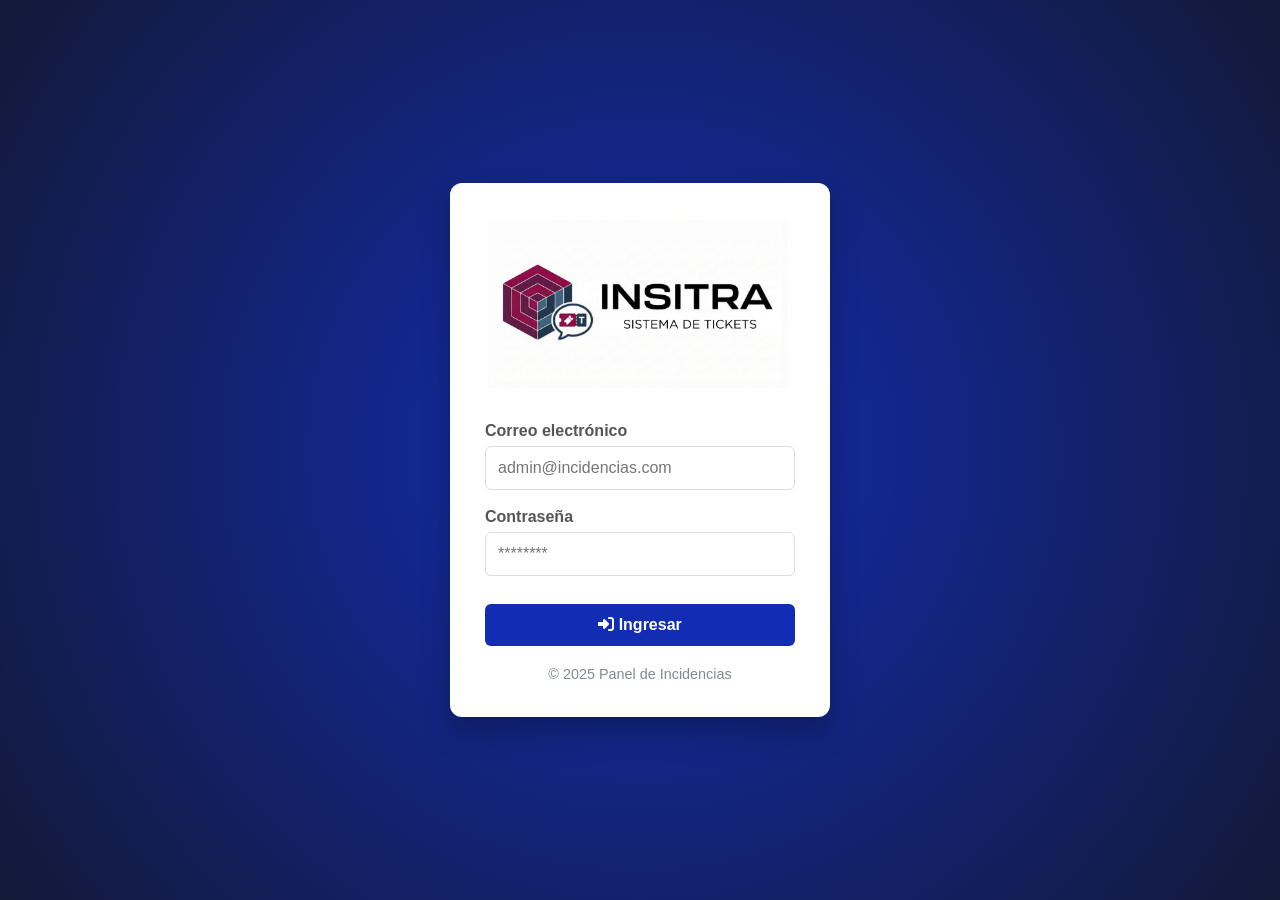
<file: inicio de sesion.html>
<!DOCTYPE html>
<html lang="es">
<head>
    <meta charset="UTF-8">
    <title>Inicio de Sesión | Admin Incidencias</title>
    <meta name="viewport" content="width=device-width, initial-scale=1.0">

    <!-- Font Awesome -->
    <link rel="stylesheet" href="https://cdnjs.cloudflare.com/ajax/libs/font-awesome/6.4.0/css/all.min.css">

    <style>
        * { 
            box-sizing: border-box; 
            font-family: "Arial", Arial, serif; 
        }

        body {
            height: 100vh;
            margin: 0;
            background: #122db3;
            background: radial-gradient(circle, rgba(18, 45, 179, 1) 0%, rgba(19, 25, 56, 1) 100%);
            display: flex;
            align-items: center;
            justify-content: center;
        }

        .login-card {
            background: white;
            width: 380px;
            padding: 35px;
            border-radius: 12px;
            box-shadow: 0 15px 30px rgba(0,0,0,0.25);
            text-align: center;
        }

        .login-card h2 {
            text-align: center;
            margin-bottom: 10px;
            color: #2c3e50;
        }

        .login-card p {
            text-align: center;
            color: #7f8c8d;
            margin-bottom: 25px;
        }

        .logo-container {
            text-align: center;
            margin-bottom: 25px;
        }

        .logo-container img {
            max-width: 250px; /* Aumentado para mejor visualización */
            max-height: 200px;
            object-fit: contain;
        }

        .form-group {
            margin-bottom: 18px;
            text-align: left;
        }

        .form-group label {
            font-weight: 600;
            color: #555;
            margin-bottom: 6px;
            display: block;
        }

        .form-group input {
            width: 100%;
            padding: 12px;
            border-radius: 6px;
            border: 1px solid #ddd;
            font-size: 1rem;
        }

        .btn-login {
            width: 100%;
            padding: 12px;
            background-color: #122db3;
            border: none;
            border-radius: 6px;
            color: white;
            font-size: 1rem;
            font-weight: 600;
            cursor: pointer;
            margin-top: 10px;
            transition: background-color 0.3s;
        }

        .btn-login:hover {
            background-color: #2980b9;
        }

        .footer-text {
            text-align: center;
            margin-top: 20px;
            font-size: 0.9rem;
            color: #7f8c8d;
        }

        .error {
            background: #f8d7da;
            color: #721c24;
            padding: 10px;
            border-radius: 6px;
            margin-bottom: 15px;
            font-size: 0.9rem;
            display: none;
        }
    </style>
</head>
<body>

    <div class="login-card">
        <!-- LOGO - RUTA CORREGIDA -->
        <div class="logo-container">
    <!-- Añade width y height directamente -->
            <img src="Sistema de incidencias.png" alt="Logo Empresa" 
            width="400px" height="auto" style="max-width: 100%;">
            </div>

       <!-- <h2>Admin Incidencias</h2>
        <p>Inicia sesión para continuar</p>-->

        <div class="error" id="error-msg">
            Usuario o contraseña incorrectos
        </div>

        <form id="login-form">
            <div class="form-group">
                <label>Correo electrónico</label>
                <input type="email" id="email" placeholder="admin@incidencias.com" required>
            </div>

            <div class="form-group">
                <label>Contraseña</label>
                <input type="password" id="password" placeholder="********" required>
            </div>

            <button type="submit" class="btn-login">
                <i class="fas fa-sign-in-alt"></i> Ingresar
            </button>
        </form>

        <div class="footer-text">
            © 2025 Panel de Incidencias
        </div>
    </div>

    <script>
        document.getElementById("login-form").addEventListener("submit", function(e) {
            e.preventDefault();

            const email = document.getElementById("email").value;
            const password = document.getElementById("password").value;

            // Validación temporal (frontend)
            if (email === "admin@incidencias.com" && password === "admin123") {
                // Redirigir a la página de administración
                window.location.href = "página_admin.html";
            } else {
                document.getElementById("error-msg").style.display = "block";
            }
        });

        // Verificar si la imagen del logo existe
        window.addEventListener('load', function() {
            const logoImg = document.getElementById('logo-imagen');
            logoImg.onerror = function() {
                console.log("No se encontró la imagen del logo. Verifica que el archivo esté en la misma carpeta.");
                // Crear un logo alternativo si la imagen no se carga
                const logoContainer = document.querySelector('.logo-container');
                logoContainer.innerHTML = `
                    <div style="font-size: 2rem; color: #122db3; margin-bottom: 20px;">
                        <i class="fas fa-tools"></i> Admin Incidencias
                    </div>
                `;
            };
        });
    </script>

</body>
</html>
</file>
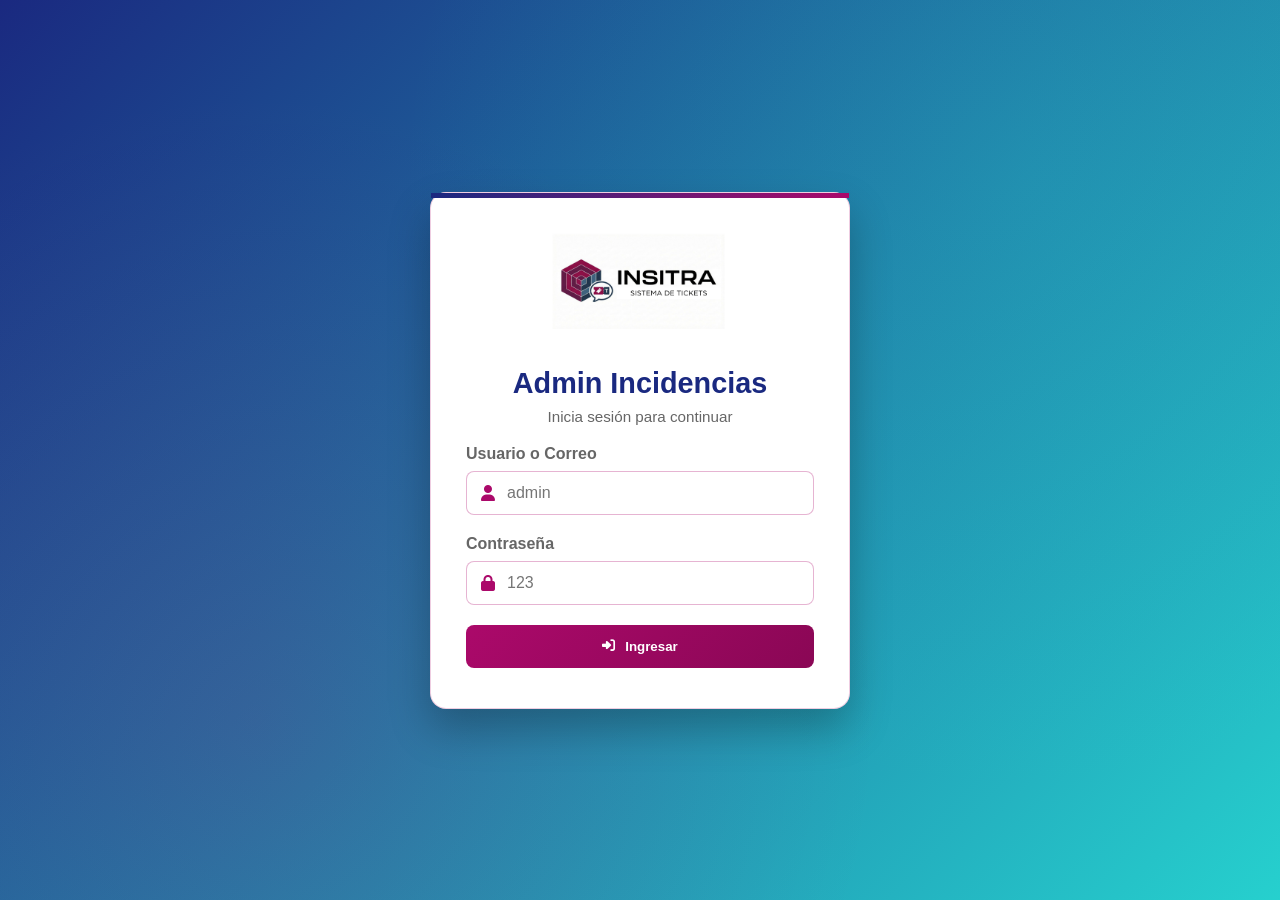
<file: login.html>
<!DOCTYPE html>
<html lang="es">
<head>
    <meta charset="UTF-8">
    <title>Inicio de Sesión | Admin Incidencias</title>
    <meta name="viewport" content="width=device-width, initial-scale=1.0">
    <link rel="stylesheet" href="https://cdnjs.cloudflare.com/ajax/libs/font-awesome/6.4.0/css/all.min.css">
    <style>
        :root {
            --primary-blue: #1a2980;
            --secondary-blue: #26d0ce;
            --accent-color: #AB096A;
            --white: #ffffff;
            --danger: #e74c3c;
            --text-secondary: #666666;
        }
        
        * { box-sizing: border-box; font-family: 'Arial', Helvetica, sans-serif; margin: 0; padding: 0; }

        body {
            height: 100vh;
            margin: 0;
            background: linear-gradient(135deg, var(--primary-blue) 0%, var(--secondary-blue) 100%);
            display: flex;
            align-items: center;
            justify-content: center;
            position: relative;
            overflow: hidden;
        }

        body::before {
            content: ''; position: absolute; top: 0; left: 0; right: 0; bottom: 0;
            background: radial-gradient(circle at 20% 80%, rgba(171, 9, 106, 0.15) 0%, transparent 50%),
                        radial-gradient(circle at 80% 20%, rgba(38, 208, 206, 0.15) 0%, transparent 50%);
            z-index: -1;
        }

        .login-card {
            background: var(--white);
            width: 100%;
            max-width: 420px;
            padding: 40px 35px;
            border-radius: 16px;
            box-shadow: 0 20px 40px rgba(0, 0, 0, 0.25);
            text-align: center;
            position: relative;
            border: 1px solid rgba(171, 9, 106, 0.2);
            animation: fadeIn 0.8s ease-out;
        }

        .login-card::before {
            content: ''; position: absolute; top: 0; left: 0; width: 100%; height: 5px;
            background: linear-gradient(to right, var(--primary-blue), var(--accent-color));
        }

        .logo-container { text-align: center; margin-bottom: 30px; }
        .logo-container img { max-width: 100%; height: auto; max-height: 100px; object-fit: contain; }

        .login-header h2 { color: var(--primary-blue); font-size: 1.8rem; margin-bottom: 8px; }
        .login-header p { color: var(--text-secondary); font-size: 0.95rem; margin-bottom: 20px; }

        .error {
            background: rgba(231, 76, 60, 0.1);
            color: var(--danger);
            padding: 12px;
            border-radius: 8px;
            margin-bottom: 20px;
            font-size: 0.9rem;
            display: none;
            border-left: 4px solid var(--danger);
        }

        .form-group { margin-bottom: 20px; text-align: left; }
        .form-group label { font-weight: 600; color: var(--text-secondary); display: block; margin-bottom: 8px; }
        
        .input-with-icon { position: relative; }
        .input-with-icon i { position: absolute; left: 15px; top: 50%; transform: translateY(-50%); color: var(--accent-color); }
        
        .form-group input {
            width: 100%; padding: 12px 12px 12px 40px; border-radius: 8px;
            border: 1px solid rgba(171, 9, 106, 0.3); font-size: 1rem;
        }

        .btn-login {
            width: 100%; padding: 14px;
            background: linear-gradient(135deg, var(--accent-color) 0%, #8A0755 100%);
            border: none; border-radius: 8px; color: white; font-weight: 600; cursor: pointer;
            display: flex; align-items: center; justify-content: center; gap: 10px;
        }

        @keyframes fadeIn { from { opacity: 0; transform: translateY(20px); } to { opacity: 1; transform: translateY(0); } }
    </style>
</head>
<body>

    <div class="login-card">
        <div class="logo-container">
            <img src="Sistema de incidencias.png" alt="Logo" onerror="this.onerror=null; this.innerHTML='<i class=\'fas fa-tools\' style=\'font-size: 3rem; color: var(--primary-blue);\'></i>'">
        </div>

        <div class="login-header">
            <h2>Admin Incidencias</h2>
            <p>Inicia sesión para continuar</p>
        </div>

        <div class="error" id="error-msg"></div>

        <form id="login-form">
            <div class="form-group">
                <label>Usuario o Correo</label>
                <div class="input-with-icon">
                    <i class="fas fa-user"></i>
                    <input type="text" id="identificador" placeholder="admin" required>
                </div>
            </div>

            <div class="form-group">
                <label>Contraseña</label>
                <div class="input-with-icon">
                    <i class="fas fa-lock"></i>
                    <input type="password" id="password" placeholder="123" required>
                </div>
            </div>

            <button type="submit" class="btn-login">
                <i class="fas fa-sign-in-alt"></i> Ingresar
            </button>
        </form>
    </div>

    <script>
        // --- LIMPIEZA PARA EVITAR BUCLES ---
        document.addEventListener('DOMContentLoaded', () => {
            localStorage.removeItem('sesion');
            localStorage.removeItem('sesion_activa'); 
            sessionStorage.clear();
        });

        class AuthService {
            constructor() {
                this.usuarios = [
                    { id: 1, nombre: "Super Admin", username: "admin", email: "admin@zoxo.com", password: "123", rol: "administrador" },
                    { id: 2, nombre: "Juan Técnico", username: "tecnico", email: "juan@zoxo.com", password: "123", rol: "tecnico" }
                ];
            }

            autenticar(identificador, password) {
                const usuario = this.usuarios.find(u => 
                    (u.email === identificador || u.username === identificador) && u.password === password
                );

                if (usuario) {
                    const sesionData = {
                        id: usuario.id,
                        nombre: usuario.nombre,
                        rol: usuario.rol,
                        timestamp: new Date().getTime()
                    };
                    // GUARDAMOS SIEMPRE COMO 'sesion'
                    localStorage.setItem('sesion', JSON.stringify(sesionData));
                    return { success: true };
                }
                return { success: false, message: "Usuario o contraseña incorrectos" };
            }
        }

        document.getElementById('login-form').addEventListener('submit', function(e) {
            e.preventDefault();
            const auth = new AuthService();
            const id = document.getElementById('identificador').value;
            const pass = document.getElementById('password').value;
            const errorDiv = document.getElementById('error-msg');

            const resultado = auth.autenticar(id, pass);

            if(resultado.success) {
                // REDIRIGIMOS A INDEX2.HTML COMO SOLICITASTE
                window.location.href = "index2.html"; 
            } else {
                errorDiv.textContent = resultado.message;
                errorDiv.style.display = 'block';
            }
        });
    </script>
</body>
</html>
</file>
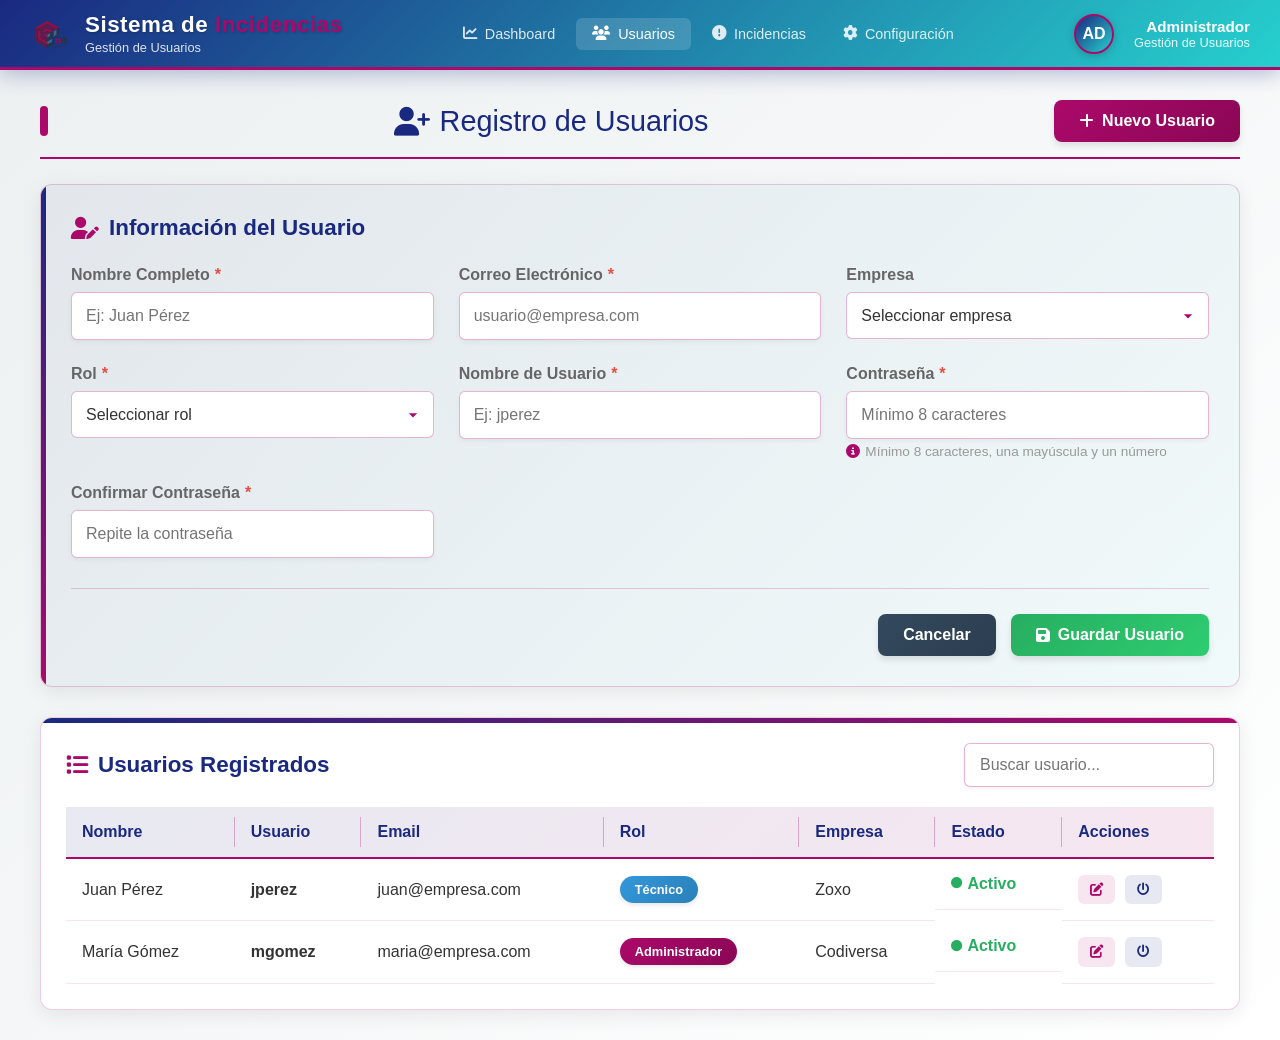
<file: registro de usuarios.html>
<!DOCTYPE html>
<html lang="es">
<head>
    <meta charset="UTF-8">
    <title>Registro de Usuarios | Admin Incidencias</title>
    <meta name="viewport" content="width=device-width, initial-scale=1.0">
    <link rel="stylesheet" href="https://cdnjs.cloudflare.com/ajax/libs/font-awesome/6.4.0/css/all.min.css">
    <style>
        :root {
            /* PALETA DE COLORES ARMÓNICA */
            --primary-blue: #1a2980;        /* Azul principal más oscuro */
            --secondary-blue: #26d0ce;      /* Turquesa para acentos */
            --accent-color: #AB096A;        /* ROSA/VINO para destacar */
            --light-accent: #f8d4e8;        /* Rosa claro para fondos */
            --gray-dark: #2c3e50;           /* Gris oscuro para sidebar */
            --gray-medium: #34495e;         /* Gris medio */
            --gray-light: #ecf0f1;          /* Gris claro para fondo */
            --success: #27ae60;             /* Verde éxito */
            --warning: #f39c12;             /* Naranja advertencia */
            --danger: #e74c3c;              /* Rojo peligro */
            --white: #ffffff;
            --text-primary: #333333;
            --text-secondary: #666666;
            --text-light: #999999;
        }
        
        * { 
            box-sizing: border-box; 
            font-family: 'Arial', Helvetica, sans-serif; 
            margin: 0;
            padding: 0;
        }

        body {
            background: linear-gradient(135deg, var(--gray-light) 0%, #ffffff 100%);
            color: var(--text-primary);
            min-height: 100vh;
        }

        /* BARRA SUPERIOR CON EL MISMO DISEÑO */
        .top-bar {
            background: linear-gradient(135deg, var(--primary-blue) 0%, var(--secondary-blue) 100%);
            color: var(--white);
            padding: 10px 30px;
            display: flex;
            justify-content: space-between;
            align-items: center;
            box-shadow: 0 4px 20px rgba(26, 41, 128, 0.3);
            position: sticky;
            top: 0;
            z-index: 1000;
            border-bottom: 3px solid var(--accent-color);
            min-height: 70px;
        }

        /* Logo container */
        .logo-container {
            display: flex;
            align-items: center;
            gap: 15px;
        }

        /* Logo wrapper */
        .logo-wrapper {
            position: relative;
            width: 40px;
            height: 40px;
        }

        /* Logo image */
        .logo-img {
            width: 100%;
            height: 100%;
            object-fit: contain;
            border-radius: 8px;
            display: block;
        }

        /* Logo fallback placeholder */
        .logo-fallback {
            width: 40px;
            height: 40px;
            background: linear-gradient(135deg, var(--white), var(--accent-color));
            border-radius: 8px;
            display: none;
            align-items: center;
            justify-content: center;
            color: var(--white);
            font-weight: bold;
            font-size: 1.2rem;
        }

        /* Logo text styling */
        .logo-text {
            display: flex;
            flex-direction: column;
            justify-content: center;
        }

        .logo-text h1 {
            color: var(--white);
            font-size: 1.4rem;
            font-weight: 700;
            letter-spacing: 0.5px;
            text-shadow: 1px 1px 3px rgba(0, 0, 0, 0.2);
            line-height: 1.2;
            margin: 0;
        }

        .logo-text span {
            color: var(--accent-color);
            font-weight: 800;
        }

        .logo-text .subtitle {
            font-size: 0.8rem;
            color: rgba(255, 255, 255, 0.85);
            margin-top: 2px;
            font-weight: 500;
        }

        /* Navegación */
        .nav-menu {
            display: flex;
            gap: 5px;
            margin: 0 20px;
        }

        .nav-link {
            color: rgba(255, 255, 255, 0.85);
            text-decoration: none;
            padding: 8px 16px;
            border-radius: 6px;
            transition: all 0.3s ease;
            font-weight: 500;
            display: flex;
            align-items: center;
            gap: 8px;
            font-size: 0.9rem;
        }

        .nav-link:hover {
            background-color: rgba(255, 255, 255, 0.1);
            color: var(--white);
        }

        .nav-link.active {
            background-color: rgba(255, 255, 255, 0.15);
            color: var(--white);
        }

        /* Información del usuario */
        .top-user-info {
            display: flex;
            align-items: center;
            gap: 20px;
        }

        .top-user-avatar {
            width: 40px;
            height: 40px;
            border-radius: 50%;
            background: linear-gradient(135deg, var(--primary-blue), var(--secondary-blue));
            display: flex;
            align-items: center;
            justify-content: center;
            color: var(--white);
            font-weight: bold;
            font-size: 1rem;
            border: 2px solid var(--accent-color);
            box-shadow: 0 2px 8px rgba(0, 0, 0, 0.2);
        }

        .user-details {
            text-align: right;
        }

        .user-details .user-name {
            font-weight: 700;
            font-size: 0.95rem;
            color: var(--white);
        }

        .user-details .user-role {
            font-size: 0.8rem;
            color: rgba(255, 255, 255, 0.9);
        }

        /* Contenedor principal */
        .main-container {
            max-width: 1400px;
            margin: 30px auto;
            padding: 0 40px;
        }

        /* Título de la página con el mismo diseño */
        .page-title {
            color: var(--primary-blue);
            font-size: 1.8rem;
            margin-bottom: 25px;
            padding-bottom: 15px;
            border-bottom: 2px solid var(--accent-color);
            position: relative;
            display: flex;
            align-items: center;
            justify-content: space-between;
            gap: 10px;
        }

        .page-title::before {
            content: '';
            width: 8px;
            height: 30px;
            background: var(--accent-color);
            border-radius: 4px;
        }

        .page-title-content {
            display: flex;
            align-items: center;
            gap: 10px;
        }

        /* Botones con el mismo diseño */
        .btn {
            padding: 12px 25px;
            border: none;
            border-radius: 8px;
            cursor: pointer;
            font-weight: 600;
            font-size: 1rem;
            display: inline-flex;
            align-items: center;
            gap: 8px;
            transition: all 0.3s ease;
            color: var(--white);
            box-shadow: 0 4px 6px rgba(0, 0, 0, 0.1);
            text-decoration: none;
        }

        .btn:hover {
            transform: translateY(-2px);
            box-shadow: 0 6px 12px rgba(0, 0, 0, 0.15);
        }

        .btn:active {
            transform: translateY(0);
        }

        .btn-primary {
            background: linear-gradient(135deg, var(--accent-color) 0%, #8A0755 100%);
        }

        .btn-primary:hover {
            background: linear-gradient(135deg, #8A0755 0%, #690542 100%);
        }

        .btn-secondary {
            background: linear-gradient(135deg, var(--gray-medium) 0%, var(--gray-dark) 100%);
        }

        .btn-secondary:hover {
            background: linear-gradient(135deg, var(--gray-dark) 0%, #2c3e50 100%);
        }

        .btn-success {
            background: linear-gradient(135deg, var(--success) 0%, #2ecc71 100%);
        }

        .btn-success:hover {
            background: linear-gradient(135deg, #2ecc71 0%, #27ae60 100%);
        }

        .btn-danger {
            background: linear-gradient(135deg, var(--danger) 0%, #c0392b 100%);
        }

        .btn-danger:hover {
            background: linear-gradient(135deg, #c0392b 0%, #a93226 100%);
        }

        /* Tarjeta de formulario con el mismo diseño */
        .form-card {
            background: linear-gradient(135deg, rgba(26, 41, 128, 0.05) 0%, rgba(38, 208, 206, 0.05) 100%);
            border-radius: 12px;
            padding: 30px;
            margin-bottom: 30px;
            box-shadow: 0 5px 20px rgba(0, 0, 0, 0.08);
            border: 1px solid rgba(171, 9, 106, 0.2);
            position: relative;
            overflow: hidden;
        }

        .form-card::before {
            content: '';
            position: absolute;
            top: 0;
            left: 0;
            width: 5px;
            height: 100%;
            background: linear-gradient(to bottom, var(--primary-blue), var(--accent-color));
        }

        .form-card h3 {
            color: var(--primary-blue);
            margin-bottom: 25px;
            font-size: 1.4rem;
            display: flex;
            align-items: center;
            gap: 10px;
        }

        .form-card h3 i {
            color: var(--accent-color);
        }

        .form-grid {
            display: grid;
            grid-template-columns: repeat(auto-fit, minmax(300px, 1fr));
            gap: 25px;
        }

        .form-group {
            display: flex;
            flex-direction: column;
        }

        .form-group label {
            margin-bottom: 8px;
            font-weight: 600;
            color: var(--text-secondary);
            display: flex;
            align-items: center;
            gap: 5px;
        }

        .form-group .required {
            color: var(--danger);
        }

        .form-control {
            padding: 14px;
            border: 1px solid rgba(171, 9, 106, 0.3);
            border-radius: 6px;
            font-size: 1rem;
            background-color: var(--white);
            color: var(--text-primary);
            transition: all 0.3s ease;
            box-shadow: 0 2px 5px rgba(0, 0, 0, 0.05);
        }

        .form-control:focus {
            outline: none;
            border-color: var(--accent-color);
            box-shadow: 0 0 0 3px rgba(171, 9, 106, 0.2);
            transform: translateY(-2px);
        }

        .select-control {
            padding: 14px;
            border: 1px solid rgba(171, 9, 106, 0.3);
            border-radius: 6px;
            font-size: 1rem;
            background-color: var(--white);
            color: var(--text-primary);
            cursor: pointer;
            appearance: none;
            background-image: url("data:image/svg+xml;charset=UTF-8,%3csvg xmlns='http://www.w3.org/2000/svg' viewBox='0 0 24 24' fill='%23AB096A'%3e%3cpath d='M7 10l5 5 5-5z'/%3e%3c/svg%3e");
            background-repeat: no-repeat;
            background-position: right 10px center;
            background-size: 20px;
            padding-right: 40px;
        }

        .checkbox-group {
            display: flex;
            align-items: center;
            gap: 10px;
            margin-top: 15px;
            padding: 10px;
            background-color: rgba(171, 9, 106, 0.05);
            border-radius: 6px;
        }

        .checkbox-group input[type="checkbox"] {
            width: 18px;
            height: 18px;
            cursor: pointer;
            accent-color: var(--accent-color);
        }

        .checkbox-group label {
            margin-bottom: 0;
            cursor: pointer;
        }

        .form-actions {
            display: flex;
            justify-content: flex-end;
            gap: 15px;
            margin-top: 30px;
            padding-top: 25px;
            border-top: 1px solid rgba(171, 9, 106, 0.2);
        }

        /* Tabla de usuarios con el mismo diseño */
        .table-container {
            background: var(--white);
            border-radius: 12px;
            padding: 25px;
            box-shadow: 0 5px 20px rgba(0, 0, 0, 0.08);
            border: 1px solid rgba(171, 9, 106, 0.2);
            position: relative;
            overflow: hidden;
        }

        .table-container::before {
            content: '';
            position: absolute;
            top: 0;
            left: 0;
            width: 100%;
            height: 5px;
            background: linear-gradient(to right, var(--primary-blue), var(--accent-color));
        }

        .table-header {
            display: flex;
            justify-content: space-between;
            align-items: center;
            margin-bottom: 20px;
        }

        .table-header h3 {
            color: var(--primary-blue);
            font-size: 1.4rem;
            display: flex;
            align-items: center;
            gap: 10px;
        }

        .table-header h3 i {
            color: var(--accent-color);
        }

        .search-box {
            padding: 12px 15px;
            border: 1px solid rgba(171, 9, 106, 0.3);
            border-radius: 6px;
            width: 250px;
            font-size: 1rem;
            background-color: var(--white);
            color: var(--text-primary);
            transition: all 0.3s ease;
            box-shadow: 0 2px 5px rgba(0, 0, 0, 0.05);
        }

        .search-box:focus {
            outline: none;
            border-color: var(--accent-color);
            box-shadow: 0 0 0 3px rgba(171, 9, 106, 0.2);
        }

        table {
            width: 100%;
            border-collapse: separate;
            border-spacing: 0;
            color: var(--text-primary);
        }

        table thead {
            background: linear-gradient(135deg, rgba(26, 41, 128, 0.1) 0%, rgba(171, 9, 106, 0.1) 100%);
        }

        table th {
            padding: 16px;
            text-align: left;
            color: var(--primary-blue);
            font-weight: 600;
            border-bottom: 2px solid var(--accent-color);
            position: relative;
        }

        table th:not(:last-child)::after {
            content: '';
            position: absolute;
            right: 0;
            top: 20%;
            height: 60%;
            width: 1px;
            background: rgba(171, 9, 106, 0.3);
        }

        table td {
            padding: 16px;
            border-bottom: 1px solid rgba(171, 9, 106, 0.1);
            color: var(--text-primary);
            transition: background-color 0.2s ease;
        }

        table tbody tr:hover {
            background-color: rgba(171, 9, 106, 0.05);
        }

        /* Badges para roles */
        .role-badge {
            display: inline-block;
            padding: 6px 15px;
            border-radius: 20px;
            font-size: 0.8rem;
            font-weight: 600;
            color: var(--white);
            box-shadow: 0 2px 4px rgba(0, 0, 0, 0.1);
        }

        .role-admin {
            background: linear-gradient(135deg, #AB096A 0%, #8A0755 100%);
        }

        .role-tecnico {
            background: linear-gradient(135deg, #3498db 0%, #2980b9 100%);
        }

        

        .status-active {
            color: var(--success);
            font-weight: 600;
            display: flex;
            align-items: center;
            gap: 5px;
        }

        .status-inactive {
            color: var(--danger);
            font-weight: 600;
            display: flex;
            align-items: center;
            gap: 5px;
        }

        .status-active i,
        .status-inactive i {
            font-size: 0.7rem;
        }

        .action-buttons {
            display: flex;
            gap: 10px;
        }

        .btn-icon {
            padding: 8px 12px;
            border-radius: 6px;
            border: none;
            background: none;
            cursor: pointer;
            transition: all 0.3s ease;
            display: flex;
            align-items: center;
            justify-content: center;
        }

        .btn-edit {
            color: var(--accent-color);
            background-color: rgba(171, 9, 106, 0.1);
        }

        .btn-edit:hover {
            background-color: rgba(171, 9, 106, 0.2);
        }

        .btn-toggle {
            color: var(--primary-blue);
            background-color: rgba(26, 41, 128, 0.1);
        }

        .btn-toggle:hover {
            background-color: rgba(26, 41, 128, 0.2);
        }

        /* Modal con el mismo diseño */
        .modal {
            display: none;
            position: fixed;
            top: 0;
            left: 0;
            width: 100%;
            height: 100%;
            background-color: rgba(0,0,0,0.5);
            z-index: 1000;
            justify-content: center;
            align-items: center;
            backdrop-filter: blur(5px);
        }

        .modal-content {
            background-color: var(--white);
            border-radius: 12px;
            width: 90%;
            max-width: 500px;
            box-shadow: 0 10px 30px rgba(0,0,0,0.2);
            border: 1px solid rgba(171, 9, 106, 0.2);
            overflow: hidden;
        }

        .modal-content::before {
            content: '';
            position: absolute;
            top: 0;
            left: 0;
            width: 100%;
            height: 5px;
            background: linear-gradient(to right, var(--primary-blue), var(--accent-color));
        }

        .modal-header {
            padding: 20px;
            border-bottom: 1px solid rgba(171, 9, 106, 0.2);
            display: flex;
            justify-content: space-between;
            align-items: center;
        }

        .modal-header h3 {
            margin: 0;
            color: var(--primary-blue);
            display: flex;
            align-items: center;
            gap: 10px;
        }

        .modal-header h3 i {
            color: var(--accent-color);
        }

        .modal-close {
            background: none;
            border: none;
            font-size: 1.5rem;
            cursor: pointer;
            color: var(--text-secondary);
            transition: color 0.3s;
        }

        .modal-close:hover {
            color: var(--accent-color);
        }

        .modal-body {
            padding: 20px;
            color: var(--text-primary);
        }

        .modal-footer {
            padding: 20px;
            border-top: 1px solid rgba(171, 9, 106, 0.2);
            display: flex;
            justify-content: flex-end;
            gap: 15px;
        }

        /* Estilos para el modal de cambio de estado */
        .status-options {
            margin: 20px 0;
        }

        .status-option {
            display: flex;
            align-items: center;
            gap: 15px;
            padding: 15px;
            border-radius: 8px;
            margin-bottom: 10px;
            cursor: pointer;
            transition: all 0.3s ease;
            border: 2px solid transparent;
        }

        .status-option:hover {
            background-color: rgba(171, 9, 106, 0.05);
        }

        .status-option.active {
            border-color: var(--accent-color);
            background-color: rgba(171, 9, 106, 0.1);
        }

        .status-radio {
            width: 20px;
            height: 20px;
            accent-color: var(--accent-color);
        }

        .status-label {
            flex: 1;
        }

        .status-title {
            font-weight: 600;
            color: var(--text-primary);
            margin-bottom: 5px;
        }

        .status-description {
            font-size: 0.9rem;
            color: var(--text-secondary);
        }

        .status-icon {
            width: 40px;
            height: 40px;
            border-radius: 50%;
            display: flex;
            align-items: center;
            justify-content: center;
            font-size: 1.2rem;
        }

        .status-icon.active {
            background: linear-gradient(135deg, var(--success), #2ecc71);
            color: var(--white);
        }

        .status-icon.inactive {
            background: linear-gradient(135deg, var(--danger), #c0392b);
            color: var(--white);
        }

        .user-info-summary {
            background: linear-gradient(135deg, rgba(26, 41, 128, 0.05) 0%, rgba(38, 208, 206, 0.05) 100%);
            border-radius: 10px;
            padding: 15px;
            margin-bottom: 20px;
            display: flex;
            align-items: center;
            gap: 15px;
        }

        .user-avatar-summary {
            width: 50px;
            height: 50px;
            border-radius: 50%;
            background: linear-gradient(135deg, var(--primary-blue), var(--secondary-blue));
            display: flex;
            align-items: center;
            justify-content: center;
            color: var(--white);
            font-weight: bold;
            font-size: 1.2rem;
            flex-shrink: 0;
        }

        .user-details-summary h4 {
            margin: 0 0 5px 0;
            color: var(--primary-blue);
        }

        .user-details-summary p {
            margin: 2px 0;
            font-size: 0.9rem;
            color: var(--text-secondary);
        }

        /* Mensajes */
        .alert {
            padding: 15px 20px;
            border-radius: 8px;
            margin-bottom: 20px;
            display: none;
            border-left: 4px solid;
            background-color: rgba(255, 255, 255, 0.9);
            box-shadow: 0 3px 10px rgba(0,0,0,0.08);
        }

        .alert-success {
            border-left-color: var(--success);
            color: #155724;
            background-color: rgba(39, 174, 96, 0.1);
        }

        .alert-warning {
            border-left-color: var(--warning);
            color: #856404;
            background-color: rgba(243, 156, 18, 0.1);
        }

        .alert-error {
            border-left-color: var(--danger);
            color: #721c24;
            background-color: rgba(231, 76, 60, 0.1);
        }

        .password-requirements {
            font-size: 0.85rem;
            color: var(--text-light);
            margin-top: 5px;
            display: flex;
            align-items: center;
            gap: 5px;
        }

        .password-requirements i {
            color: var(--accent-color);
        }

        /* Scrollbar personalizado */
        ::-webkit-scrollbar {
            width: 8px;
            height: 8px;
        }

        ::-webkit-scrollbar-track {
            background: rgba(171, 9, 106, 0.1);
            border-radius: 10px;
        }

        ::-webkit-scrollbar-thumb {
            background: linear-gradient(to bottom, var(--primary-blue), var(--accent-color));
            border-radius: 10px;
        }

        ::-webkit-scrollbar-thumb:hover {
            background: linear-gradient(to bottom, var(--accent-color), var(--primary-blue));
        }

        /* Responsive */
        @media (max-width: 1024px) {
            .main-container {
                padding: 0 20px;
            }
            
            .form-grid {
                grid-template-columns: 1fr;
            }
            
            .nav-menu {
                flex-wrap: wrap;
                justify-content: center;
                margin: 10px 0;
            }
        }

        @media (max-width: 768px) {
            .top-bar {
                flex-direction: column;
                gap: 15px;
                padding: 15px 20px;
                text-align: center;
                min-height: auto;
            }

            .logo-container {
                flex-direction: column;
                text-align: center;
                gap: 10px;
            }

            .top-user-info {
                flex-direction: column;
                gap: 10px;
                text-align: center;
            }

            .user-details {
                text-align: center;
            }

            .page-title {
                flex-direction: column;
                gap: 15px;
                align-items: flex-start;
            }

            .form-actions {
                flex-direction: column;
            }

            .btn {
                width: 100%;
                justify-content: center;
            }

            .search-box {
                width: 100%;
            }

            table {
                display: block;
                overflow-x: auto;
            }

            .table-header {
                flex-direction: column;
                gap: 15px;
                align-items: flex-start;
            }

            .action-buttons {
                flex-wrap: wrap;
            }
        }

        @media (max-width: 480px) {
            .top-bar {
                padding: 10px 15px;
            }

            .main-container {
                padding: 0 15px;
            }

            .form-card {
                padding: 20px;
            }
        }

        /* Animaciones */
        @keyframes fadeIn {
            from { opacity: 0; transform: translateY(10px); }
            to { opacity: 1; transform: translateY(0); }
        }

        .form-card, .table-container {
            animation: fadeIn 0.5s ease-out;
        }
    </style>
</head>
<body>
    <div class="top-bar">
        <div class="logo-container">
            <div class="logo-wrapper">
                <img src="logo sin fondo.png" alt="Logo del Sistema" class="logo-img" 
                     onerror="this.onerror=null; this.style.display='none'; document.querySelector('.logo-fallback').style.display='flex';">
                <div class="logo-fallback">
                    <i class="fas fa-users"></i>
                </div>
            </div>
            
            <div class="logo-text">
                <h1>Sistema de <span>Incidencias</span></h1>
                <div class="subtitle">Gestión de Usuarios</div>
            </div>
        </div>
        
        <nav class="nav-menu">
            <a href="index.html" class="nav-link">
                <i class="fas fa-chart-line"></i> Dashboard
            </a>
            <a href="registro_usuario.html" class="nav-link active">
                <i class="fas fa-users"></i> Usuarios
            </a>
            <a href="#" class="nav-link">
                <i class="fas fa-exclamation-circle"></i> Incidencias
            </a>
            <a href="#" class="nav-link">
                <i class="fas fa-cog"></i> Configuración
            </a>
        </nav>
        
        <div class="top-user-info">
            <div class="top-user-avatar" data-tooltip="Administrador">AD</div>
            <div class="user-details">
                <div class="user-name">Administrador</div>
                <div class="user-role">Gestión de Usuarios</div>
            </div>
        </div>
    </div>

    <div class="main-container">
        <div class="page-title">
            <div class="page-title-content">
                <i class="fas fa-user-plus"></i>
                Registro de Usuarios
            </div>
            <button class="btn btn-primary" id="btnNuevoUsuario">
                <i class="fas fa-plus"></i> Nuevo Usuario
            </button>
        </div>

        <div class="alert alert-success" id="successMessage">
            <i class="fas fa-check-circle"></i> Usuario registrado exitosamente
        </div>

        <div class="form-card" id="formRegistro">
            <h3><i class="fas fa-user-edit"></i> Información del Usuario</h3>
            
            <form id="usuarioForm">
                <input type="hidden" id="usuarioId" value="">
                
                <div class="form-grid">
                    <div class="form-group">
                        <label>Nombre Completo <span class="required">*</span></label>
                        <input type="text" class="form-control" id="nombre" placeholder="Ej: Juan Pérez" required>
                    </div>
                    
                    <div class="form-group">
                        <label>Correo Electrónico <span class="required">*</span></label>
                        <input type="email" class="form-control" id="email" placeholder="usuario@empresa.com" required>
                    </div>
                    
                    
                    
                    <div class="form-group">
                        <label>Empresa</label>
                        <select class="select-control" id="empresa">
                            <option value="">Seleccionar empresa</option>
                            <option value="zoxo">Zoxo</option>
                            <option value="codiversa">Codiversa</option>
                            <option value="copesa">Copesa</option>
                            <option value="sitraq">Sitraq</option>
                            <option value="corevsa">Corevsa</option>
                        </select>
                    </div>
                    
                    <div class="form-group">
                        <label>Rol <span class="required">*</span></label>
                        <select class="select-control" id="rol" required>
                            <option value="">Seleccionar rol</option>
                            <option value="administrador">Administrador</option>
                            <option value="tecnico">Técnico</option>
                            
                        </select>
                    </div>
                    
                    <div class="form-group">
                        <label>Nombre de Usuario <span class="required">*</span></label>
                        <input type="text" class="form-control" id="username" placeholder="Ej: jperez" required>
                    </div>
                    
                    <div class="form-group">
                        <label>Contraseña <span class="required">*</span></label>
                        <input type="password" class="form-control" id="password" placeholder="Mínimo 8 caracteres" required>
                        <div class="password-requirements">
                            <i class="fas fa-info-circle"></i> Mínimo 8 caracteres, una mayúscula y un número
                        </div>
                    </div>
                    
                    <div class="form-group">
                        <label>Confirmar Contraseña <span class="required">*</span></label>
                        <input type="password" class="form-control" id="confirmPassword" placeholder="Repite la contraseña" required>
                    </div>
                </div>
                
                
                <div class="form-actions">
                    <button type="button" class="btn btn-secondary" id="btnCancelar">
                        Cancelar
                    </button>
                    <button type="submit" class="btn btn-success" id="btnGuardar">
                        <i class="fas fa-save"></i> Guardar Usuario
                    </button>
                </div>
            </form>
        </div>

        <div class="table-container">
            <div class="table-header">
                <h3><i class="fas fa-list"></i> Usuarios Registrados</h3>
                <input type="text" class="search-box" placeholder="Buscar usuario..." id="buscarUsuario">
            </div>
            
            <table>
                <thead>
                    <tr>
                        <th>Nombre</th>
                        <th>Usuario</th>
                        <th>Email</th>
                        <th>Rol</th>
                        <th>Empresa</th>
                        <th>Estado</th>
                        <th>Acciones</th>
                    </tr>
                </thead>
                <tbody id="tablaUsuarios">
                    </tbody>
            </table>
        </div>
    </div>

    <div class="modal" id="modalEstado">
        <div class="modal-content">
            <div class="modal-header">
                <h3><i class="fas fa-user-cog"></i> Cambiar Estado del Usuario</h3>
                <button class="modal-close" id="closeModalEstado">&times;</button>
            </div>
            <div class="modal-body">
                <div class="user-info-summary">
                    <div class="user-avatar-summary" id="avatarEstado">U</div>
                    <div class="user-details-summary">
                        <h4 id="nombreUsuarioEstado"></h4>
                        <p><strong>Usuario:</strong> <span id="usernameEstado"></span></p>
                        <p><strong>Email:</strong> <span id="emailEstado"></span></p>
                        <p><strong>Estado actual:</strong> <span id="estadoActual"></span></p>
                    </div>
                </div>
                
                <div class="status-options">
                    <div class="status-option" id="optionActivo">
                        <input type="radio" id="statusActivo" name="estadoUsuario" value="activo" class="status-radio">
                        <div class="status-icon active">
                            <i class="fas fa-check-circle"></i>
                        </div>
                        <div class="status-label">
                            <div class="status-title">Activo</div>
                            <div class="status-description">El usuario podrá iniciar sesión y realizar acciones según su rol.</div>
                        </div>
                    </div>
                    
                    <div class="status-option" id="optionInactivo">
                        <input type="radio" id="statusInactivo" name="estadoUsuario" value="inactivo" class="status-radio">
                        <div class="status-icon inactive">
                            <i class="fas fa-ban"></i>
                        </div>
                        <div class="status-label">
                            <div class="status-title">Inactivo</div>
                            <div class="status-description">El usuario NO podrá iniciar sesión pero su historial se mantendrá visible.</div>
                        </div>
                    </div>
                </div>
            </div>
            <div class="modal-footer">
                <button class="btn btn-secondary" id="cancelarEstado">Cancelar</button>
                <button class="btn btn-success" id="confirmarEstado">Actualizar Estado</button>
            </div>
        </div>
    </div>

    <script>
        // ==============================================
        // SERVICIO DE USUARIOS - AISLADO PARA BD FUTURA
        // ==============================================
        class UsuarioService {
            constructor() {
                // Por ahora usa localStorage, luego reemplazar con llamadas a API
                this.usuarios = JSON.parse(localStorage.getItem('usuarios')) || this.getUsuariosDemo();
                this.usuarioActual = null;
            }

            getUsuariosDemo() {
                return [
                    {
                        id: 1,
                        nombre: "Juan Pérez",
                        username: "jperez",
                        email: "juan@empresa.com",
                        rol: "tecnico",
                        empresa: "Zoxo",
                        
                        activo: true,
                        fechaRegistro: "2024-01-15"
                    },
                    {
                        id: 2,
                        nombre: "María Gómez",
                        username: "mgomez",
                        email: "maria@empresa.com",
                        rol: "administrador",
                        empresa: "Codiversa",
                        
                        activo: true,
                        fechaRegistro: "2024-01-10"
                    },
                ];
            }

            // Métodos que luego se conectarán a la BD
            async obtenerUsuarios() {
                // TODO: Reemplazar con fetch a API
                return this.usuarios;
            }

            async guardarUsuario(usuario) {
                if (usuario.id) {
                    // Actualizar usuario existente
                    const index = this.usuarios.findIndex(u => u.id === usuario.id);
                    if (index !== -1) {
                        this.usuarios[index] = usuario;
                    }
                } else {
                    // Crear nuevo usuario
                    usuario.id = this.obtenerNuevoId();
                    usuario.fechaRegistro = new Date().toISOString().split('T')[0];
                    this.usuarios.push(usuario);
                }
                
                // TODO: Reemplazar con fetch a API
                localStorage.setItem('usuarios', JSON.stringify(this.usuarios));
                return usuario;
            }

            async cambiarEstadoUsuario(id, activo) {
                const usuario = this.usuarios.find(u => u.id === id);
                if (usuario) {
                    usuario.activo = activo;
                    // TODO: Reemplazar con fetch a API
                    localStorage.setItem('usuarios', JSON.stringify(this.usuarios));
                    return true;
                }
                return false;
            }

            async buscarUsuarios(termino) {
                return this.usuarios.filter(usuario => 
                    usuario.nombre.toLowerCase().includes(termino.toLowerCase()) ||
                    usuario.username.toLowerCase().includes(termino.toLowerCase()) ||
                    usuario.email.toLowerCase().includes(termino.toLowerCase())
                );
            }

            obtenerNuevoId() {
                return this.usuarios.length > 0 ? Math.max(...this.usuarios.map(u => u.id)) + 1 : 1;
            }

            // Helper para desarrollo
            resetDemoData() {
                this.usuarios = this.getUsuariosDemo();
                localStorage.setItem('usuarios', JSON.stringify(this.usuarios));
            }
        }

        // ==============================================
        // CONTROLADOR PRINCIPAL
        // ==============================================
        class UsuariosController {
            constructor() {
                this.service = new UsuarioService();
                this.usuarioEditando = null;
                this.modalAbierto = null;
                this.init();
            }

            init() {
                this.cargarEventos();
                this.cargarUsuarios();
            }

            cargarEventos() {
                // Formulario
                document.getElementById('usuarioForm').addEventListener('submit', (e) => this.guardarUsuario(e));
                document.getElementById('btnNuevoUsuario').addEventListener('click', () => this.nuevoUsuario());
                document.getElementById('btnCancelar').addEventListener('click', () => this.cancelarEdicion());
                
                // Búsqueda
                document.getElementById('buscarUsuario').addEventListener('input', (e) => this.buscarUsuarios(e.target.value));
                
                // Modal de estado
                document.getElementById('confirmarEstado').addEventListener('click', () => this.confirmarCambioEstado());
                document.getElementById('cancelarEstado').addEventListener('click', () => this.cerrarModal());
                document.getElementById('closeModalEstado').addEventListener('click', () => this.cerrarModal());
                
                // Eventos de opciones de estado
                document.querySelectorAll('.status-radio').forEach(radio => {
                    radio.addEventListener('change', (e) => this.seleccionarOpcionEstado(e.target.value));
                });
                
                document.querySelectorAll('.status-option').forEach(option => {
                    option.addEventListener('click', () => {
                        const radio = option.querySelector('input[type="radio"]');
                        radio.checked = true;
                        radio.dispatchEvent(new Event('change'));
                    });
                });
                
                // Cerrar modal al hacer clic fuera
                window.addEventListener('click', (e) => {
                    if (e.target.classList.contains('modal')) {
                        this.cerrarModal();
                    }
                });
            }

            async cargarUsuarios(filtro = '') {
                try {
                    const usuarios = filtro ? 
                        await this.service.buscarUsuarios(filtro) : 
                        await this.service.obtenerUsuarios();
                    
                    this.renderizarTabla(usuarios);
                } catch (error) {
                    this.mostrarError('Error al cargar usuarios: ' + error.message);
                }
            }

            renderizarTabla(usuarios) {
                const tabla = document.getElementById('tablaUsuarios');
                tabla.innerHTML = '';
                
                usuarios.forEach(usuario => {
                    const fila = document.createElement('tr');
                    
                    // Determinar clase del badge según el rol
                    let claseRol = '';
                    let rolTexto = '';
                    switch(usuario.rol) {
                        case 'administrador': 
                            claseRol = 'role-admin'; 
                            rolTexto = 'Administrador';
                            break;
                        case 'tecnico': 
                            claseRol = 'role-tecnico'; 
                            rolTexto = 'Técnico';
                            break;
                        
                    }
                    
                    fila.innerHTML = `
                        <td>${usuario.nombre}</td>
                        <td><strong>${usuario.username}</strong></td>
                        <td>${usuario.email}</td>
                        <td><span class="role-badge ${claseRol}">${rolTexto}</span></td>
                        <td>${usuario.empresa || '-'}</td>
                        <td class="${usuario.activo ? 'status-active' : 'status-inactive'}">
                            <i class="fas fa-circle"></i> 
                            ${usuario.activo ? ' Activo' : ' Inactivo'}
                        </td>
                        <td>
                            <div class="action-buttons">
                                <button class="btn-icon btn-edit" onclick="usuariosController.editarUsuario(${usuario.id})" title="Editar">
                                    <i class="fas fa-edit"></i>
                                </button>
                                <button class="btn-icon btn-toggle" onclick="usuariosController.mostrarModalEstado(${usuario.id})" title="Cambiar Estado">
                                    <i class="fas fa-power-off"></i>
                                </button>
                            </div>
                        </td>
                    `;
                    tabla.appendChild(fila);
                });
            }

            async guardarUsuario(e) {
                e.preventDefault();
                
                // Validaciones
                if (!this.validarFormulario()) {
                    return;
                }
                
                try {
                    const usuarioData = this.obtenerDatosFormulario();
                    
                    // Mostrar carga
                    const btnGuardar = document.getElementById('btnGuardar');
                    const textoOriginal = btnGuardar.innerHTML;
                    btnGuardar.innerHTML = '<i class="fas fa-spinner fa-spin"></i> Guardando...';
                    btnGuardar.disabled = true;
                    
                    // Guardar en "BD" (localStorage por ahora)
                    await this.service.guardarUsuario(usuarioData);
                    
                    // Recargar tabla
                    await this.cargarUsuarios();
                    
                    // Limpiar formulario
                    this.limpiarFormulario();
                    
                    // Mostrar éxito
                    this.mostrarExito('Usuario guardado exitosamente');
                    
                    // Restaurar botón
                    setTimeout(() => {
                        btnGuardar.innerHTML = textoOriginal;
                        btnGuardar.disabled = false;
                    }, 1000);
                    
                } catch (error) {
                    this.mostrarError('Error al guardar usuario: ' + error.message);
                }
            }

            validarFormulario() {
                const password = document.getElementById('password').value;
                const confirmPassword = document.getElementById('confirmPassword').value;
                
                // Validar contraseñas
                if (password !== confirmPassword) {
                    this.mostrarError('Las contraseñas no coinciden');
                    return false;
                }
                
                if (password.length < 8) {
                    this.mostrarError('La contraseña debe tener al menos 8 caracteres');
                    return false;
                }
                
                // Validar que al menos tenga una mayúscula y un número
                if (!/(?=.*[A-Z])(?=.*\d)/.test(password)) {
                    this.mostrarError('La contraseña debe contener al menos una letra mayúscula y un número');
                    return false;
                }
                
                return true;
            }

            obtenerDatosFormulario() {
                const id = document.getElementById('usuarioId').value;
                
                return {
                    id: id ? parseInt(id) : null,
                    nombre: document.getElementById('nombre').value,
                    email: document.getElementById('email').value,
                    
                    empresa: document.getElementById('empresa').value,
                    rol: document.getElementById('rol').value,
                    username: document.getElementById('username').value,
                    activo: document.getElementById('activo').checked,
                    fechaRegistro: new Date().toISOString().split('T')[0]
                };
            }

            nuevoUsuario() {
                this.limpiarFormulario();
                document.getElementById('formRegistro').scrollIntoView({ behavior: 'smooth' });
            }

            cancelarEdicion() {
                this.limpiarFormulario();
            }

            limpiarFormulario() {
                document.getElementById('usuarioForm').reset();
                document.getElementById('usuarioId').value = '';
                document.getElementById('btnGuardar').innerHTML = '<i class="fas fa-save"></i> Guardar Usuario';
                this.usuarioEditando = null;
            }

            async editarUsuario(id) {
                try {
                    const usuarios = await this.service.obtenerUsuarios();
                    const usuario = usuarios.find(u => u.id === id);
                    
                    if (usuario) {
                        this.usuarioEditando = usuario;
                        
                        // Llenar formulario
                        document.getElementById('usuarioId').value = usuario.id;
                        document.getElementById('nombre').value = usuario.nombre;
                        document.getElementById('email').value = usuario.email;
                        
                        document.getElementById('empresa').value = usuario.empresa || '';
                        document.getElementById('rol').value = usuario.rol;
                        document.getElementById('username').value = usuario.username;
                        document.getElementById('activo').checked = usuario.activo;
                        
                        // Cambiar texto del botón
                        document.getElementById('btnGuardar').innerHTML = '<i class="fas fa-save"></i> Actualizar Usuario';
                        
                        // Scroll al formulario
                        document.getElementById('formRegistro').scrollIntoView({ behavior: 'smooth' });
                    }
                } catch (error) {
                    this.mostrarError('Error al cargar usuario: ' + error.message);
                }
            }

            async mostrarModalEstado(id) {
                try {
                    const usuarios = await this.service.obtenerUsuarios();
                    const usuario = usuarios.find(u => u.id === id);
                    
                    if (usuario) {
                        this.usuarioEditando = usuario;
                        this.modalAbierto = 'estado';
                        
                        // Actualizar información en el modal
                        document.getElementById('nombreUsuarioEstado').textContent = usuario.nombre;
                        document.getElementById('usernameEstado').textContent = usuario.username;
                        document.getElementById('emailEstado').textContent = usuario.email;
                        
                        // Actualizar avatar con iniciales
                        const iniciales = this.obtenerIniciales(usuario.nombre);
                        document.getElementById('avatarEstado').textContent = iniciales;
                        
                        // Mostrar estado actual
                        const estadoActual = usuario.activo ? 'Activo' : 'Inactivo';
                        document.getElementById('estadoActual').textContent = estadoActual;
                        
                        // Marcar la opción actual
                        if (usuario.activo) {
                            document.getElementById('statusActivo').checked = true;
                            document.getElementById('optionActivo').classList.add('active');
                            document.getElementById('optionInactivo').classList.remove('active');
                        } else {
                            document.getElementById('statusInactivo').checked = true;
                            document.getElementById('optionInactivo').classList.add('active');
                            document.getElementById('optionActivo').classList.remove('active');
                        }
                        
                        // Mostrar modal
                        document.getElementById('modalEstado').style.display = 'flex';
                    }
                } catch (error) {
                    this.mostrarError('Error al cargar usuario: ' + error.message);
                }
            }

            seleccionarOpcionEstado(valor) {
                document.querySelectorAll('.status-option').forEach(option => {
                    option.classList.remove('active');
                });
                
                if (valor === 'activo') {
                    document.getElementById('optionActivo').classList.add('active');
                } else {
                    document.getElementById('optionInactivo').classList.add('active');
                }
            }

            async confirmarCambioEstado() {
                if (!this.usuarioEditando) return;
                
                try {
                    const nuevoEstado = document.querySelector('input[name="estadoUsuario"]:checked').value === 'activo';
                    
                    // Mostrar carga
                    const btnConfirmar = document.getElementById('confirmarEstado');
                    const textoOriginal = btnConfirmar.innerHTML;
                    btnConfirmar.innerHTML = '<i class="fas fa-spinner fa-spin"></i> Actualizando...';
                    btnConfirmar.disabled = true;
                    
                    // Cambiar estado
                    await this.service.cambiarEstadoUsuario(this.usuarioEditando.id, nuevoEstado);
                    
                    // Recargar tabla
                    await this.cargarUsuarios();
                    
                    // Cerrar modal
                    this.cerrarModal();
                    
                    // Mostrar mensaje
                    if (nuevoEstado) {
                        this.mostrarExito('Usuario activado exitosamente');
                    } else {
                        this.mostrarExito('Usuario desactivado exitosamente');
                    }
                    
                    // Restaurar botón
                    setTimeout(() => {
                        btnConfirmar.innerHTML = textoOriginal;
                        btnConfirmar.disabled = false;
                    }, 1000);
                    
                } catch (error) {
                    this.mostrarError('Error al cambiar estado: ' + error.message);
                }
            }

            cerrarModal() {
                document.getElementById('modalEstado').style.display = 'none';
                this.usuarioEditando = null;
                this.modalAbierto = null;
            }

            async buscarUsuarios(termino) {
                await this.cargarUsuarios(termino);
            }

            obtenerIniciales(nombre) {
                return nombre.split(' ')
                    .map(word => word[0])
                    .join('')
                    .toUpperCase()
                    .substring(0, 2);
            }

            mostrarExito(mensaje) {
                const successMessage = document.getElementById('successMessage');
                successMessage.innerHTML = `<i class="fas fa-check-circle"></i> ${mensaje}`;
                successMessage.style.display = 'block';
                
                setTimeout(() => {
                    successMessage.style.display = 'none';
                }, 3000);
            }

            mostrarError(mensaje) {
                // Podrías añadir un div específico para errores
                alert(mensaje); // Por ahora usa alert, luego mejorar
            }
        }

        // ==============================================
        // INICIALIZACIÓN DE LA APLICACIÓN
        // ==============================================
        let usuariosController;

        document.addEventListener('DOMContentLoaded', function() {
            // Crear controlador
            usuariosController = new UsuariosController();
            
            // Agregar animación de fadeOut para el mensaje
            const style = document.createElement('style');
            style.textContent = `
                @keyframes fadeOut {
                    from { opacity: 1; transform: translateY(0); }
                    to { opacity: 0; transform: translateY(-10px); }
                }
            `;
            document.head.appendChild(style);
            
            // Hacer disponible globalmente para los eventos onclick
            window.usuariosController = usuariosController;
            
            // Para desarrollo: agregar botón de reset de datos
            const resetBtn = document.createElement('button');
            resetBtn.innerHTML = '<i class="fas fa-redo"></i> Reset Datos Demo';
            resetBtn.className = 'btn btn-secondary';
            resetBtn.style.position = 'fixed';
            resetBtn.style.bottom = '20px';
            resetBtn.style.right = '20px';
            resetBtn.style.zIndex = '1000';
            resetBtn.style.display = 'none'; // Oculto por defecto
            resetBtn.addEventListener('click', () => {
                if (confirm('¿Restaurar datos de demostración? Se perderán los cambios.')) {
                    usuariosController.service.resetDemoData();
                    usuariosController.cargarUsuarios();
                    usuariosController.mostrarExito('Datos de demostración restaurados');
                }
            });
            document.body.appendChild(resetBtn);
            
            // Mostrar botón de reset solo en desarrollo (puedes quitar esto en producción)
            if (window.location.hostname === 'localhost' || window.location.hostname === '127.0.0.1') {
                resetBtn.style.display = 'block';
            }
        });
    </script>
</body>
</html>
</file>
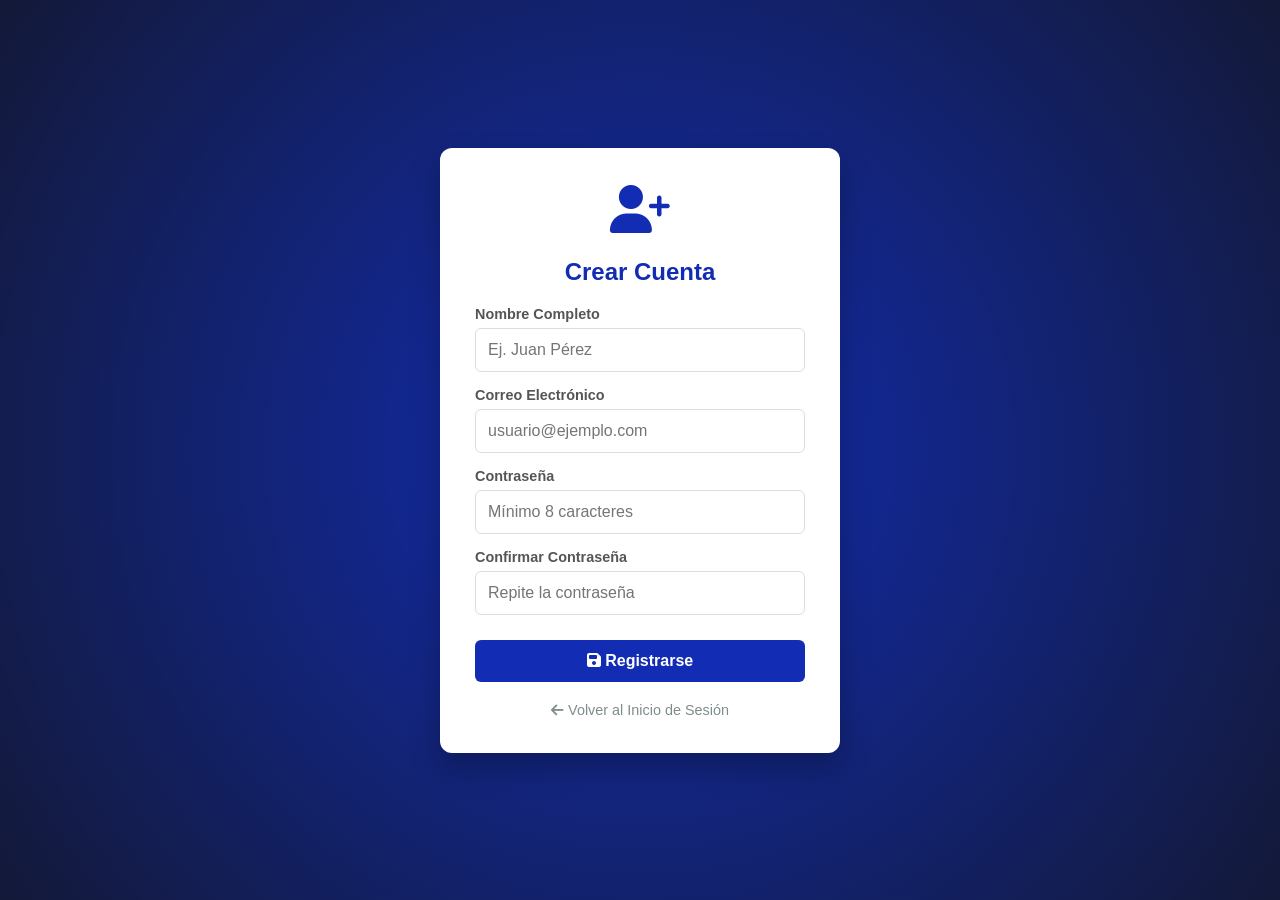
<file: registro.html>
<!DOCTYPE html>
<html lang="es">
<head>
    <meta charset="UTF-8">
    <title>Registro de Usuario | Sistema de Gestión</title>
    <meta name="viewport" content="width=device-width, initial-scale=1.0">

    <link rel="stylesheet" href="https://cdnjs.cloudflare.com/ajax/libs/font-awesome/6.4.0/css/all.min.css">

    <style>
        * { 
            box-sizing: border-box; 
            font-family: "Arial", Arial, serif; 
        }

        body {
            min-height: 100vh;
            margin: 0;
            background: #122db3;
            background: radial-gradient(circle, rgba(18, 45, 179, 1) 0%, rgba(19, 25, 56, 1) 100%);
            display: flex;
            align-items: center;
            justify-content: center;
            padding: 20px; /* Espacio para móviles */
        }

        .login-card {
            background: white;
            width: 400px; /* Un poco más ancho para el registro */
            padding: 35px;
            border-radius: 12px;
            box-shadow: 0 15px 30px rgba(0,0,0,0.25);
            text-align: center;
        }

        .logo-container {
            text-align: center;
            margin-bottom: 20px;
        }

        .page-title {
            color: #122db3;
            margin-bottom: 20px;
            font-size: 1.5rem;
            font-weight: bold;
        }

        .form-group {
            margin-bottom: 15px;
            text-align: left;
        }

        .form-group label {
            font-weight: 600;
            color: #555;
            margin-bottom: 6px;
            display: block;
            font-size: 0.9rem;
        }

        .form-group input {
            width: 100%;
            padding: 12px;
            border-radius: 6px;
            border: 1px solid #ddd;
            font-size: 1rem;
        }

        .btn-login {
            width: 100%;
            padding: 12px;
            background-color: #122db3;
            border: none;
            border-radius: 6px;
            color: white;
            font-size: 1rem;
            font-weight: 600;
            cursor: pointer;
            margin-top: 10px;
            transition: background-color 0.3s;
        }

        .btn-login:hover {
            background-color: #2980b9;
        }

        .back-link {
            margin-top: 20px;
            display: block;
            text-decoration: none;
            color: #7f8c8d;
            font-weight: 500;
            font-size: 0.9rem;
            transition: color 0.3s;
        }
        
        .back-link:hover {
            color: #122db3;
        }

        .success-msg {
            background: #d4edda;
            color: #155724;
            padding: 10px;
            border-radius: 6px;
            margin-bottom: 15px;
            font-size: 0.9rem;
            display: none;
        }
    </style>
</head>
<body>

    <div class="login-card">
        <div class="logo-container">
            <div style="font-size: 3rem; color: #122db3;">
                <i class="fas fa-user-plus"></i>
            </div>
        </div>

        <h2 class="page-title">Crear Cuenta</h2>

        <div class="success-msg" id="success-msg">
            <i class="fas fa-check-circle"></i> Usuario registrado con éxito
        </div>

        <form id="registro-form">
            <div class="form-group">
                <label>Nombre Completo</label>
                <input type="text" id="nombre" placeholder="Ej. Juan Pérez" required>
            </div>

            <div class="form-group">
                <label>Correo Electrónico</label>
                <input type="email" id="email" placeholder="usuario@ejemplo.com" required>
            </div>

            <div class="form-group">
                <label>Contraseña</label>
                <input type="password" id="password" placeholder="Mínimo 8 caracteres" required>
            </div>

            <div class="form-group">
                <label>Confirmar Contraseña</label>
                <input type="password" id="confirm-password" placeholder="Repite la contraseña" required>
            </div>

            <button type="submit" class="btn-login">
                <i class="fas fa-save"></i> Registrarse
            </button>
            
            <a href="login.html" class="back-link">
                <i class="fas fa-arrow-left"></i> Volver al Inicio de Sesión
            </a>
        </form>
    </div>

    <script>
        document.getElementById("registro-form").addEventListener("submit", function(e) {
            e.preventDefault();

            const pass = document.getElementById("password").value;
            const confirm = document.getElementById("confirm-password").value;
            const successMsg = document.getElementById("success-msg");

            if (pass !== confirm) {
                alert("Las contraseñas no coinciden");
                return;
            }

            // Simulación de registro
            successMsg.style.display = "block";
            
            // Deshabilitar botón para evitar doble envío
            const btn = document.querySelector(".btn-login");
            btn.innerHTML = '<i class="fas fa-spinner fa-spin"></i> Guardando...';
            btn.disabled = true;

            // Redirigir al login después de 2 segundos
            setTimeout(function() {
                window.location.href = "login.html";
            }, 2000);
        });
    </script>

</body>
</html>
</file>
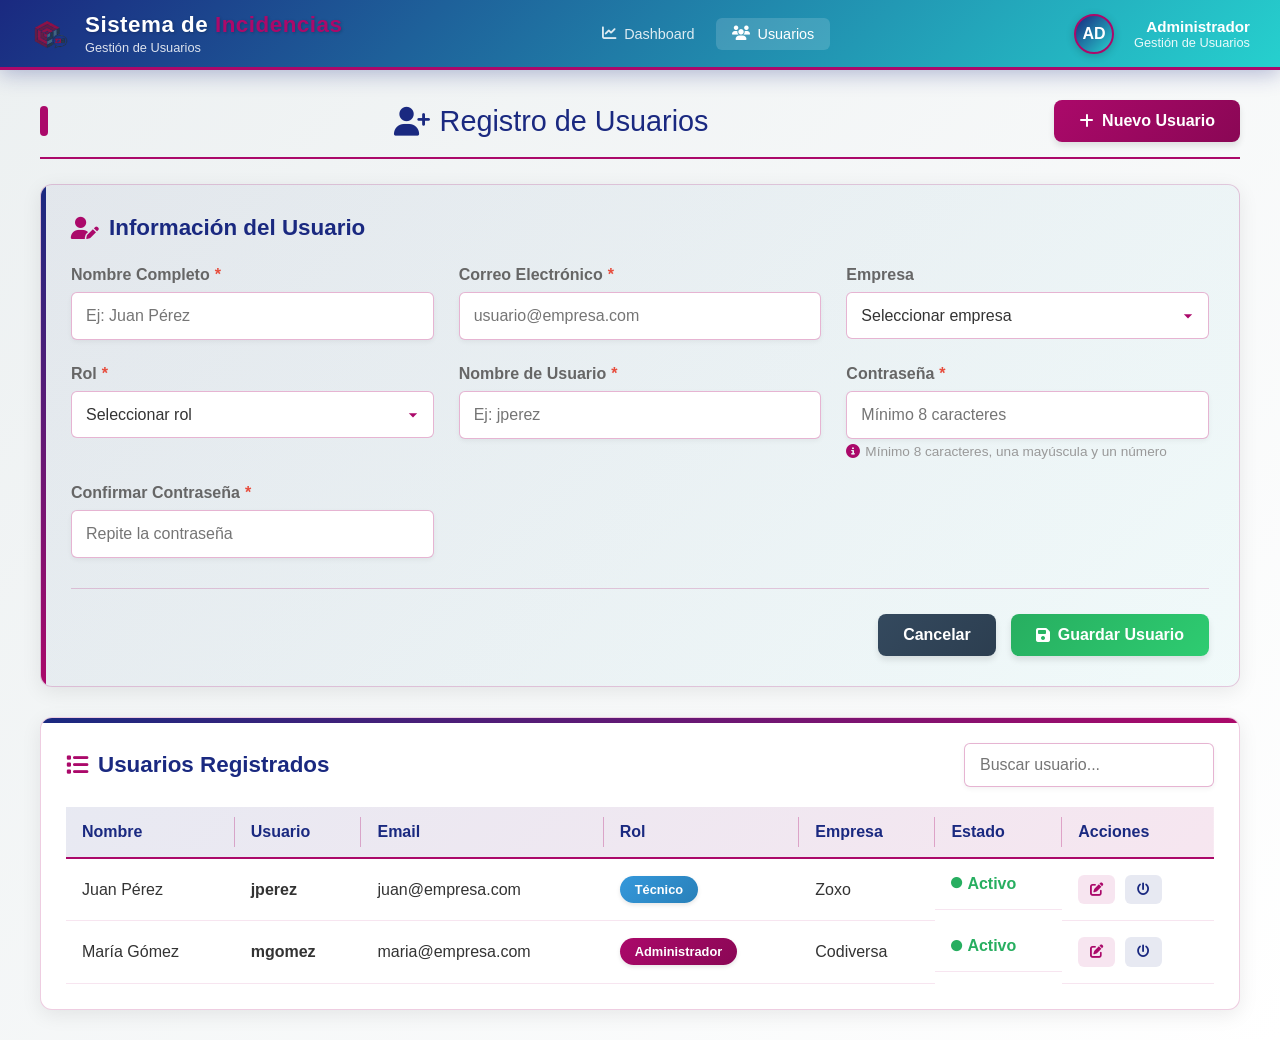
<file: registro_usuario.html>
<!DOCTYPE html>
<html lang="es">
<head>
    <meta charset="UTF-8">
    <title>Registro de Usuarios | Admin Incidencias</title>
    <meta name="viewport" content="width=device-width, initial-scale=1.0">
    <link rel="stylesheet" href="https://cdnjs.cloudflare.com/ajax/libs/font-awesome/6.4.0/css/all.min.css">
    <style>
        :root {
            /* PALETA DE COLORES ARMÓNICA */
            --primary-blue: #1a2980;        /* Azul principal más oscuro */
            --secondary-blue: #26d0ce;      /* Turquesa para acentos */
            --accent-color: #AB096A;        /* ROSA/VINO para destacar */
            --light-accent: #f8d4e8;        /* Rosa claro para fondos */
            --gray-dark: #2c3e50;           /* Gris oscuro para sidebar */
            --gray-medium: #34495e;         /* Gris medio */
            --gray-light: #ecf0f1;          /* Gris claro para fondo */
            --success: #27ae60;             /* Verde éxito */
            --warning: #f39c12;             /* Naranja advertencia */
            --danger: #e74c3c;              /* Rojo peligro */
            --white: #ffffff;
            --text-primary: #333333;
            --text-secondary: #666666;
            --text-light: #999999;
        }
        
        * { 
            box-sizing: border-box; 
            font-family: 'Arial', Helvetica, sans-serif; 
            margin: 0;
            padding: 0;
        }

        body {
            background: linear-gradient(135deg, var(--gray-light) 0%, #ffffff 100%);
            color: var(--text-primary);
            min-height: 100vh;
        }

        /* BARRA SUPERIOR CON EL MISMO DISEÑO */
        .top-bar {
            background: linear-gradient(135deg, var(--primary-blue) 0%, var(--secondary-blue) 100%);
            color: var(--white);
            padding: 10px 30px;
            display: flex;
            justify-content: space-between;
            align-items: center;
            box-shadow: 0 4px 20px rgba(26, 41, 128, 0.3);
            position: sticky;
            top: 0;
            z-index: 1000;
            border-bottom: 3px solid var(--accent-color);
            min-height: 70px;
        }

        /* Logo container */
        .logo-container {
            display: flex;
            align-items: center;
            gap: 15px;
        }

        /* Logo wrapper */
        .logo-wrapper {
            position: relative;
            width: 40px;
            height: 40px;
        }

        /* Logo image */
        .logo-img {
            width: 100%;
            height: 100%;
            object-fit: contain;
            border-radius: 8px;
            display: block;
        }

        /* Logo fallback placeholder */
        .logo-fallback {
            width: 40px;
            height: 40px;
            background: linear-gradient(135deg, var(--white), var(--accent-color));
            border-radius: 8px;
            display: none;
            align-items: center;
            justify-content: center;
            color: var(--white);
            font-weight: bold;
            font-size: 1.2rem;
        }

        /* Logo text styling */
        .logo-text {
            display: flex;
            flex-direction: column;
            justify-content: center;
        }

        .logo-text h1 {
            color: var(--white);
            font-size: 1.4rem;
            font-weight: 700;
            letter-spacing: 0.5px;
            text-shadow: 1px 1px 3px rgba(0, 0, 0, 0.2);
            line-height: 1.2;
            margin: 0;
        }

        .logo-text span {
            color: var(--accent-color);
            font-weight: 800;
        }

        .logo-text .subtitle {
            font-size: 0.8rem;
            color: rgba(255, 255, 255, 0.85);
            margin-top: 2px;
            font-weight: 500;
        }

        /* Navegación */
        .nav-menu {
            display: flex;
            gap: 5px;
            margin: 0 20px;
        }

        .nav-link {
            color: rgba(255, 255, 255, 0.85);
            text-decoration: none;
            padding: 8px 16px;
            border-radius: 6px;
            transition: all 0.3s ease;
            font-weight: 500;
            display: flex;
            align-items: center;
            gap: 8px;
            font-size: 0.9rem;
        }

        .nav-link:hover {
            background-color: rgba(255, 255, 255, 0.1);
            color: var(--white);
        }

        .nav-link.active {
            background-color: rgba(255, 255, 255, 0.15);
            color: var(--white);
        }

        /* Información del usuario */
        .top-user-info {
            display: flex;
            align-items: center;
            gap: 20px;
        }

        .top-user-avatar {
            width: 40px;
            height: 40px;
            border-radius: 50%;
            background: linear-gradient(135deg, var(--primary-blue), var(--secondary-blue));
            display: flex;
            align-items: center;
            justify-content: center;
            color: var(--white);
            font-weight: bold;
            font-size: 1rem;
            border: 2px solid var(--accent-color);
            box-shadow: 0 2px 8px rgba(0, 0, 0, 0.2);
        }

        .user-details {
            text-align: right;
        }

        .user-details .user-name {
            font-weight: 700;
            font-size: 0.95rem;
            color: var(--white);
        }

        .user-details .user-role {
            font-size: 0.8rem;
            color: rgba(255, 255, 255, 0.9);
        }

        /* Contenedor principal */
        .main-container {
            max-width: 1400px;
            margin: 30px auto;
            padding: 0 40px;
        }

        /* Título de la página con el mismo diseño */
        .page-title {
            color: var(--primary-blue);
            font-size: 1.8rem;
            margin-bottom: 25px;
            padding-bottom: 15px;
            border-bottom: 2px solid var(--accent-color);
            position: relative;
            display: flex;
            align-items: center;
            justify-content: space-between;
            gap: 10px;
        }

        .page-title::before {
            content: '';
            width: 8px;
            height: 30px;
            background: var(--accent-color);
            border-radius: 4px;
        }

        .page-title-content {
            display: flex;
            align-items: center;
            gap: 10px;
        }

        /* Botones con el mismo diseño */
        .btn {
            padding: 12px 25px;
            border: none;
            border-radius: 8px;
            cursor: pointer;
            font-weight: 600;
            font-size: 1rem;
            display: inline-flex;
            align-items: center;
            gap: 8px;
            transition: all 0.3s ease;
            color: var(--white);
            box-shadow: 0 4px 6px rgba(0, 0, 0, 0.1);
            text-decoration: none;
        }

        .btn:hover {
            transform: translateY(-2px);
            box-shadow: 0 6px 12px rgba(0, 0, 0, 0.15);
        }

        .btn:active {
            transform: translateY(0);
        }

        .btn-primary {
            background: linear-gradient(135deg, var(--accent-color) 0%, #8A0755 100%);
        }

        .btn-primary:hover {
            background: linear-gradient(135deg, #8A0755 0%, #690542 100%);
        }

        .btn-secondary {
            background: linear-gradient(135deg, var(--gray-medium) 0%, var(--gray-dark) 100%);
        }

        .btn-secondary:hover {
            background: linear-gradient(135deg, var(--gray-dark) 0%, #2c3e50 100%);
        }

        .btn-success {
            background: linear-gradient(135deg, var(--success) 0%, #2ecc71 100%);
        }

        .btn-success:hover {
            background: linear-gradient(135deg, #2ecc71 0%, #27ae60 100%);
        }

        .btn-danger {
            background: linear-gradient(135deg, var(--danger) 0%, #c0392b 100%);
        }

        .btn-danger:hover {
            background: linear-gradient(135deg, #c0392b 0%, #a93226 100%);
        }

        /* Tarjeta de formulario con el mismo diseño */
        .form-card {
            background: linear-gradient(135deg, rgba(26, 41, 128, 0.05) 0%, rgba(38, 208, 206, 0.05) 100%);
            border-radius: 12px;
            padding: 30px;
            margin-bottom: 30px;
            box-shadow: 0 5px 20px rgba(0, 0, 0, 0.08);
            border: 1px solid rgba(171, 9, 106, 0.2);
            position: relative;
            overflow: hidden;
        }

        .form-card::before {
            content: '';
            position: absolute;
            top: 0;
            left: 0;
            width: 5px;
            height: 100%;
            background: linear-gradient(to bottom, var(--primary-blue), var(--accent-color));
        }

        .form-card h3 {
            color: var(--primary-blue);
            margin-bottom: 25px;
            font-size: 1.4rem;
            display: flex;
            align-items: center;
            gap: 10px;
        }

        .form-card h3 i {
            color: var(--accent-color);
        }

        .form-grid {
            display: grid;
            grid-template-columns: repeat(auto-fit, minmax(300px, 1fr));
            gap: 25px;
        }

        .form-group {
            display: flex;
            flex-direction: column;
        }

        .form-group label {
            margin-bottom: 8px;
            font-weight: 600;
            color: var(--text-secondary);
            display: flex;
            align-items: center;
            gap: 5px;
        }

        .form-group .required {
            color: var(--danger);
        }

        .form-control {
            padding: 14px;
            border: 1px solid rgba(171, 9, 106, 0.3);
            border-radius: 6px;
            font-size: 1rem;
            background-color: var(--white);
            color: var(--text-primary);
            transition: all 0.3s ease;
            box-shadow: 0 2px 5px rgba(0, 0, 0, 0.05);
        }

        .form-control:focus {
            outline: none;
            border-color: var(--accent-color);
            box-shadow: 0 0 0 3px rgba(171, 9, 106, 0.2);
            transform: translateY(-2px);
        }

        .select-control {
            padding: 14px;
            border: 1px solid rgba(171, 9, 106, 0.3);
            border-radius: 6px;
            font-size: 1rem;
            background-color: var(--white);
            color: var(--text-primary);
            cursor: pointer;
            appearance: none;
            background-image: url("data:image/svg+xml;charset=UTF-8,%3csvg xmlns='http://www.w3.org/2000/svg' viewBox='0 0 24 24' fill='%23AB096A'%3e%3cpath d='M7 10l5 5 5-5z'/%3e%3c/svg%3e");
            background-repeat: no-repeat;
            background-position: right 10px center;
            background-size: 20px;
            padding-right: 40px;
        }

        .checkbox-group {
            display: flex;
            align-items: center;
            gap: 10px;
            margin-top: 15px;
            padding: 10px;
            background-color: rgba(171, 9, 106, 0.05);
            border-radius: 6px;
        }

        .checkbox-group input[type="checkbox"] {
            width: 18px;
            height: 18px;
            cursor: pointer;
            accent-color: var(--accent-color);
        }

        .checkbox-group label {
            margin-bottom: 0;
            cursor: pointer;
        }

        .form-actions {
            display: flex;
            justify-content: flex-end;
            gap: 15px;
            margin-top: 30px;
            padding-top: 25px;
            border-top: 1px solid rgba(171, 9, 106, 0.2);
        }

        /* Tabla de usuarios con el mismo diseño */
        .table-container {
            background: var(--white);
            border-radius: 12px;
            padding: 25px;
            box-shadow: 0 5px 20px rgba(0, 0, 0, 0.08);
            border: 1px solid rgba(171, 9, 106, 0.2);
            position: relative;
            overflow: hidden;
        }

        .table-container::before {
            content: '';
            position: absolute;
            top: 0;
            left: 0;
            width: 100%;
            height: 5px;
            background: linear-gradient(to right, var(--primary-blue), var(--accent-color));
        }

        .table-header {
            display: flex;
            justify-content: space-between;
            align-items: center;
            margin-bottom: 20px;
        }

        .table-header h3 {
            color: var(--primary-blue);
            font-size: 1.4rem;
            display: flex;
            align-items: center;
            gap: 10px;
        }

        .table-header h3 i {
            color: var(--accent-color);
        }

        .search-box {
            padding: 12px 15px;
            border: 1px solid rgba(171, 9, 106, 0.3);
            border-radius: 6px;
            width: 250px;
            font-size: 1rem;
            background-color: var(--white);
            color: var(--text-primary);
            transition: all 0.3s ease;
            box-shadow: 0 2px 5px rgba(0, 0, 0, 0.05);
        }

        .search-box:focus {
            outline: none;
            border-color: var(--accent-color);
            box-shadow: 0 0 0 3px rgba(171, 9, 106, 0.2);
        }

        table {
            width: 100%;
            border-collapse: separate;
            border-spacing: 0;
            color: var(--text-primary);
        }

        table thead {
            background: linear-gradient(135deg, rgba(26, 41, 128, 0.1) 0%, rgba(171, 9, 106, 0.1) 100%);
        }

        table th {
            padding: 16px;
            text-align: left;
            color: var(--primary-blue);
            font-weight: 600;
            border-bottom: 2px solid var(--accent-color);
            position: relative;
        }

        table th:not(:last-child)::after {
            content: '';
            position: absolute;
            right: 0;
            top: 20%;
            height: 60%;
            width: 1px;
            background: rgba(171, 9, 106, 0.3);
        }

        table td {
            padding: 16px;
            border-bottom: 1px solid rgba(171, 9, 106, 0.1);
            color: var(--text-primary);
            transition: background-color 0.2s ease;
        }

        table tbody tr:hover {
            background-color: rgba(171, 9, 106, 0.05);
        }

        /* Badges para roles */
        .role-badge {
            display: inline-block;
            padding: 6px 15px;
            border-radius: 20px;
            font-size: 0.8rem;
            font-weight: 600;
            color: var(--white);
            box-shadow: 0 2px 4px rgba(0, 0, 0, 0.1);
        }

        .role-admin {
            background: linear-gradient(135deg, #AB096A 0%, #8A0755 100%);
        }

        .role-tecnico {
            background: linear-gradient(135deg, #3498db 0%, #2980b9 100%);
        }

        

        .status-active {
            color: var(--success);
            font-weight: 600;
            display: flex;
            align-items: center;
            gap: 5px;
        }

        .status-inactive {
            color: var(--danger);
            font-weight: 600;
            display: flex;
            align-items: center;
            gap: 5px;
        }

        .status-active i,
        .status-inactive i {
            font-size: 0.7rem;
        }

        .action-buttons {
            display: flex;
            gap: 10px;
        }

        .btn-icon {
            padding: 8px 12px;
            border-radius: 6px;
            border: none;
            background: none;
            cursor: pointer;
            transition: all 0.3s ease;
            display: flex;
            align-items: center;
            justify-content: center;
        }

        .btn-edit {
            color: var(--accent-color);
            background-color: rgba(171, 9, 106, 0.1);
        }

        .btn-edit:hover {
            background-color: rgba(171, 9, 106, 0.2);
        }

        .btn-toggle {
            color: var(--primary-blue);
            background-color: rgba(26, 41, 128, 0.1);
        }

        .btn-toggle:hover {
            background-color: rgba(26, 41, 128, 0.2);
        }

        /* Modal con el mismo diseño */
        .modal {
            display: none;
            position: fixed;
            top: 0;
            left: 0;
            width: 100%;
            height: 100%;
            background-color: rgba(0,0,0,0.5);
            z-index: 1000;
            justify-content: center;
            align-items: center;
            backdrop-filter: blur(5px);
        }

        .modal-content {
            background-color: var(--white);
            border-radius: 12px;
            width: 90%;
            max-width: 500px;
            box-shadow: 0 10px 30px rgba(0,0,0,0.2);
            border: 1px solid rgba(171, 9, 106, 0.2);
            overflow: hidden;
        }

        .modal-content::before {
            content: '';
            position: absolute;
            top: 0;
            left: 0;
            width: 100%;
            height: 5px;
            background: linear-gradient(to right, var(--primary-blue), var(--accent-color));
        }

        .modal-header {
            padding: 20px;
            border-bottom: 1px solid rgba(171, 9, 106, 0.2);
            display: flex;
            justify-content: space-between;
            align-items: center;
        }

        .modal-header h3 {
            margin: 0;
            color: var(--primary-blue);
            display: flex;
            align-items: center;
            gap: 10px;
        }

        .modal-header h3 i {
            color: var(--accent-color);
        }

        .modal-close {
            background: none;
            border: none;
            font-size: 1.5rem;
            cursor: pointer;
            color: var(--text-secondary);
            transition: color 0.3s;
        }

        .modal-close:hover {
            color: var(--accent-color);
        }

        .modal-body {
            padding: 20px;
            color: var(--text-primary);
        }

        .modal-footer {
            padding: 20px;
            border-top: 1px solid rgba(171, 9, 106, 0.2);
            display: flex;
            justify-content: flex-end;
            gap: 15px;
        }

        /* Estilos para el modal de cambio de estado */
        .status-options {
            margin: 20px 0;
        }

        .status-option {
            display: flex;
            align-items: center;
            gap: 15px;
            padding: 15px;
            border-radius: 8px;
            margin-bottom: 10px;
            cursor: pointer;
            transition: all 0.3s ease;
            border: 2px solid transparent;
        }

        .status-option:hover {
            background-color: rgba(171, 9, 106, 0.05);
        }

        .status-option.active {
            border-color: var(--accent-color);
            background-color: rgba(171, 9, 106, 0.1);
        }

        .status-radio {
            width: 20px;
            height: 20px;
            accent-color: var(--accent-color);
        }

        .status-label {
            flex: 1;
        }

        .status-title {
            font-weight: 600;
            color: var(--text-primary);
            margin-bottom: 5px;
        }

        .status-description {
            font-size: 0.9rem;
            color: var(--text-secondary);
        }

        .status-icon {
            width: 40px;
            height: 40px;
            border-radius: 50%;
            display: flex;
            align-items: center;
            justify-content: center;
            font-size: 1.2rem;
        }

        .status-icon.active {
            background: linear-gradient(135deg, var(--success), #2ecc71);
            color: var(--white);
        }

        .status-icon.inactive {
            background: linear-gradient(135deg, var(--danger), #c0392b);
            color: var(--white);
        }

        .user-info-summary {
            background: linear-gradient(135deg, rgba(26, 41, 128, 0.05) 0%, rgba(38, 208, 206, 0.05) 100%);
            border-radius: 10px;
            padding: 15px;
            margin-bottom: 20px;
            display: flex;
            align-items: center;
            gap: 15px;
        }

        .user-avatar-summary {
            width: 50px;
            height: 50px;
            border-radius: 50%;
            background: linear-gradient(135deg, var(--primary-blue), var(--secondary-blue));
            display: flex;
            align-items: center;
            justify-content: center;
            color: var(--white);
            font-weight: bold;
            font-size: 1.2rem;
            flex-shrink: 0;
        }

        .user-details-summary h4 {
            margin: 0 0 5px 0;
            color: var(--primary-blue);
        }

        .user-details-summary p {
            margin: 2px 0;
            font-size: 0.9rem;
            color: var(--text-secondary);
        }

        /* Mensajes */
        .alert {
            padding: 15px 20px;
            border-radius: 8px;
            margin-bottom: 20px;
            display: none;
            border-left: 4px solid;
            background-color: rgba(255, 255, 255, 0.9);
            box-shadow: 0 3px 10px rgba(0,0,0,0.08);
        }

        .alert-success {
            border-left-color: var(--success);
            color: #155724;
            background-color: rgba(39, 174, 96, 0.1);
        }

        .alert-warning {
            border-left-color: var(--warning);
            color: #856404;
            background-color: rgba(243, 156, 18, 0.1);
        }

        .alert-error {
            border-left-color: var(--danger);
            color: #721c24;
            background-color: rgba(231, 76, 60, 0.1);
        }

        .password-requirements {
            font-size: 0.85rem;
            color: var(--text-light);
            margin-top: 5px;
            display: flex;
            align-items: center;
            gap: 5px;
        }

        .password-requirements i {
            color: var(--accent-color);
        }

        /* Scrollbar personalizado */
        ::-webkit-scrollbar {
            width: 8px;
            height: 8px;
        }

        ::-webkit-scrollbar-track {
            background: rgba(171, 9, 106, 0.1);
            border-radius: 10px;
        }

        ::-webkit-scrollbar-thumb {
            background: linear-gradient(to bottom, var(--primary-blue), var(--accent-color));
            border-radius: 10px;
        }

        ::-webkit-scrollbar-thumb:hover {
            background: linear-gradient(to bottom, var(--accent-color), var(--primary-blue));
        }

        /* Responsive */
        @media (max-width: 1024px) {
            .main-container {
                padding: 0 20px;
            }
            
            .form-grid {
                grid-template-columns: 1fr;
            }
            
            .nav-menu {
                flex-wrap: wrap;
                justify-content: center;
                margin: 10px 0;
            }
        }

        @media (max-width: 768px) {
            .top-bar {
                flex-direction: column;
                gap: 15px;
                padding: 15px 20px;
                text-align: center;
                min-height: auto;
            }

            .logo-container {
                flex-direction: column;
                text-align: center;
                gap: 10px;
            }

            .top-user-info {
                flex-direction: column;
                gap: 10px;
                text-align: center;
            }

            .user-details {
                text-align: center;
            }

            .page-title {
                flex-direction: column;
                gap: 15px;
                align-items: flex-start;
            }

            .form-actions {
                flex-direction: column;
            }

            .btn {
                width: 100%;
                justify-content: center;
            }

            .search-box {
                width: 100%;
            }

            table {
                display: block;
                overflow-x: auto;
            }

            .table-header {
                flex-direction: column;
                gap: 15px;
                align-items: flex-start;
            }

            .action-buttons {
                flex-wrap: wrap;
            }
        }

        @media (max-width: 480px) {
            .top-bar {
                padding: 10px 15px;
            }

            .main-container {
                padding: 0 15px;
            }

            .form-card {
                padding: 20px;
            }
        }

        /* Animaciones */
        @keyframes fadeIn {
            from { opacity: 0; transform: translateY(10px); }
            to { opacity: 1; transform: translateY(0); }
        }

        .form-card, .table-container {
            animation: fadeIn 0.5s ease-out;
        }
    </style>
</head>
<body>
    <div class="top-bar">
        <div class="logo-container">
            <div class="logo-wrapper">
                <img src="logo sin fondo.png" alt="Logo del Sistema" class="logo-img" 
                     onerror="this.onerror=null; this.style.display='none'; document.querySelector('.logo-fallback').style.display='flex';">
                <div class="logo-fallback">
                    <i class="fas fa-users"></i>
                </div>
            </div>
            
            <div class="logo-text">
                <h1>Sistema de <span>Incidencias</span></h1>
                <div class="subtitle">Gestión de Usuarios</div>
            </div>
        </div>
        
        <nav class="nav-menu">
            <a href="index.html" class="nav-link">
                <i class="fas fa-chart-line"></i> Dashboard
            </a>
            <a href="registro_usuario.html" class="nav-link active">
                <i class="fas fa-users"></i> Usuarios
            </a>
        </nav>
        
        <div class="top-user-info">
            <div class="top-user-avatar" data-tooltip="Administrador">AD</div>
            <div class="user-details">
                <div class="user-name">Administrador</div>
                <div class="user-role">Gestión de Usuarios</div>
            </div>
        </div>
    </div>

    <div class="main-container">
        <div class="page-title">
            <div class="page-title-content">
                <i class="fas fa-user-plus"></i>
                Registro de Usuarios
            </div>
            <button class="btn btn-primary" id="btnNuevoUsuario">
                <i class="fas fa-plus"></i> Nuevo Usuario
            </button>
        </div>

        <div class="alert alert-success" id="successMessage">
            <i class="fas fa-check-circle"></i> Usuario registrado exitosamente
        </div>

        <div class="form-card" id="formRegistro">
            <h3><i class="fas fa-user-edit"></i> Información del Usuario</h3>
            
            <form id="usuarioForm">
                <input type="hidden" id="usuarioId" value="">
                
                <div class="form-grid">
                    <div class="form-group">
                        <label>Nombre Completo <span class="required">*</span></label>
                        <input type="text" class="form-control" id="nombre" placeholder="Ej: Juan Pérez" required>
                    </div>
                    
                    <div class="form-group">
                        <label>Correo Electrónico <span class="required">*</span></label>
                        <input type="email" class="form-control" id="email" placeholder="usuario@empresa.com" required>
                    </div>
                    
                    
                    
                    <div class="form-group">
                        <label>Empresa</label>
                        <select class="select-control" id="empresa">
                            <option value="">Seleccionar empresa</option>
                            <option value="zoxo">Zoxo</option>
                            <option value="codiversa">Codiversa</option>
                            <option value="copesa">Copesa</option>
                            <option value="sitraq">Sitraq</option>
                            <option value="corevsa">Corevsa</option>
                        </select>
                    </div>
                    
                    <div class="form-group">
                        <label>Rol <span class="required">*</span></label>
                        <select class="select-control" id="rol" required>
                            <option value="">Seleccionar rol</option>
                            <option value="administrador">Administrador</option>
                            <option value="tecnico">Técnico</option>
                            
                        </select>
                    </div>
                    
                    <div class="form-group">
                        <label>Nombre de Usuario <span class="required">*</span></label>
                        <input type="text" class="form-control" id="username" placeholder="Ej: jperez" required>
                    </div>
                    
                    <div class="form-group">
                        <label>Contraseña <span class="required">*</span></label>
                        <input type="password" class="form-control" id="password" placeholder="Mínimo 8 caracteres" required>
                        <div class="password-requirements">
                            <i class="fas fa-info-circle"></i> Mínimo 8 caracteres, una mayúscula y un número
                        </div>
                    </div>
                    
                    <div class="form-group">
                        <label>Confirmar Contraseña <span class="required">*</span></label>
                        <input type="password" class="form-control" id="confirmPassword" placeholder="Repite la contraseña" required>
                    </div>
                </div>
                
                
                <div class="form-actions">
                    <button type="button" class="btn btn-secondary" id="btnCancelar">
                        Cancelar
                    </button>
                    <button type="submit" class="btn btn-success" id="btnGuardar">
                        <i class="fas fa-save"></i> Guardar Usuario
                    </button>
                </div>
            </form>
        </div>

        <div class="table-container">
            <div class="table-header">
                <h3><i class="fas fa-list"></i> Usuarios Registrados</h3>
                <input type="text" class="search-box" placeholder="Buscar usuario..." id="buscarUsuario">
            </div>
            
            <table>
                <thead>
                    <tr>
                        <th>Nombre</th>
                        <th>Usuario</th>
                        <th>Email</th>
                        <th>Rol</th>
                        <th>Empresa</th>
                        <th>Estado</th>
                        <th>Acciones</th>
                    </tr>
                </thead>
                <tbody id="tablaUsuarios">
                    </tbody>
            </table>
        </div>
    </div>

    <div class="modal" id="modalEstado">
        <div class="modal-content">
            <div class="modal-header">
                <h3><i class="fas fa-user-cog"></i> Cambiar Estado del Usuario</h3>
                <button class="modal-close" id="closeModalEstado">&times;</button>
            </div>
            <div class="modal-body">
                <div class="user-info-summary">
                    <div class="user-avatar-summary" id="avatarEstado">U</div>
                    <div class="user-details-summary">
                        <h4 id="nombreUsuarioEstado"></h4>
                        <p><strong>Usuario:</strong> <span id="usernameEstado"></span></p>
                        <p><strong>Email:</strong> <span id="emailEstado"></span></p>
                        <p><strong>Estado actual:</strong> <span id="estadoActual"></span></p>
                    </div>
                </div>
                
                <div class="status-options">
                    <div class="status-option" id="optionActivo">
                        <input type="radio" id="statusActivo" name="estadoUsuario" value="activo" class="status-radio">
                        <div class="status-icon active">
                            <i class="fas fa-check-circle"></i>
                        </div>
                        <div class="status-label">
                            <div class="status-title">Activo</div>
                            <div class="status-description">El usuario podrá iniciar sesión y realizar acciones según su rol.</div>
                        </div>
                    </div>
                    
                    <div class="status-option" id="optionInactivo">
                        <input type="radio" id="statusInactivo" name="estadoUsuario" value="inactivo" class="status-radio">
                        <div class="status-icon inactive">
                            <i class="fas fa-ban"></i>
                        </div>
                        <div class="status-label">
                            <div class="status-title">Inactivo</div>
                            <div class="status-description">El usuario NO podrá iniciar sesión pero su historial se mantendrá visible.</div>
                        </div>
                    </div>
                </div>
            </div>
            <div class="modal-footer">
                <button class="btn btn-secondary" id="cancelarEstado">Cancelar</button>
                <button class="btn btn-success" id="confirmarEstado">Actualizar Estado</button>
            </div>
        </div>
    </div>

    <script>
        // ==============================================
        // SERVICIO DE USUARIOS - AISLADO PARA BD FUTURA
        // ==============================================
        class UsuarioService {
            constructor() {
                // Por ahora usa localStorage, luego reemplazar con llamadas a API
                this.usuarios = JSON.parse(localStorage.getItem('usuarios')) || this.getUsuariosDemo();
                this.usuarioActual = null;
            }

            getUsuariosDemo() {
                return [
                    {
                        id: 1,
                        nombre: "Juan Pérez",
                        username: "jperez",
                        email: "juan@empresa.com",
                        rol: "tecnico",
                        empresa: "Zoxo",
                        
                        activo: true,
                        fechaRegistro: "2024-01-15"
                    },
                    {
                        id: 2,
                        nombre: "María Gómez",
                        username: "mgomez",
                        email: "maria@empresa.com",
                        rol: "administrador",
                        empresa: "Codiversa",
                        
                        activo: true,
                        fechaRegistro: "2024-01-10"
                    },
                ];
            }

            // Métodos que luego se conectarán a la BD
            async obtenerUsuarios() {
                // TODO: Reemplazar con fetch a API
                return this.usuarios;
            }

            async guardarUsuario(usuario) {
                if (usuario.id) {
                    // Actualizar usuario existente
                    const index = this.usuarios.findIndex(u => u.id === usuario.id);
                    if (index !== -1) {
                        this.usuarios[index] = usuario;
                    }
                } else {
                    // Crear nuevo usuario
                    usuario.id = this.obtenerNuevoId();
                    usuario.fechaRegistro = new Date().toISOString().split('T')[0];
                    this.usuarios.push(usuario);
                }
                
                // TODO: Reemplazar con fetch a API
                localStorage.setItem('usuarios', JSON.stringify(this.usuarios));
                return usuario;
            }

            async cambiarEstadoUsuario(id, activo) {
                const usuario = this.usuarios.find(u => u.id === id);
                if (usuario) {
                    usuario.activo = activo;
                    // TODO: Reemplazar con fetch a API
                    localStorage.setItem('usuarios', JSON.stringify(this.usuarios));
                    return true;
                }
                return false;
            }

            async buscarUsuarios(termino) {
                return this.usuarios.filter(usuario => 
                    usuario.nombre.toLowerCase().includes(termino.toLowerCase()) ||
                    usuario.username.toLowerCase().includes(termino.toLowerCase()) ||
                    usuario.email.toLowerCase().includes(termino.toLowerCase())
                );
            }

            obtenerNuevoId() {
                return this.usuarios.length > 0 ? Math.max(...this.usuarios.map(u => u.id)) + 1 : 1;
            }

            // Helper para desarrollo
            resetDemoData() {
                this.usuarios = this.getUsuariosDemo();
                localStorage.setItem('usuarios', JSON.stringify(this.usuarios));
            }
        }

        // ==============================================
        // CONTROLADOR PRINCIPAL
        // ==============================================
        class UsuariosController {
            constructor() {
                this.service = new UsuarioService();
                this.usuarioEditando = null;
                this.modalAbierto = null;
                this.init();
            }

            init() {
                this.cargarEventos();
                this.cargarUsuarios();
            }

            cargarEventos() {
                // Formulario
                document.getElementById('usuarioForm').addEventListener('submit', (e) => this.guardarUsuario(e));
                document.getElementById('btnNuevoUsuario').addEventListener('click', () => this.nuevoUsuario());
                document.getElementById('btnCancelar').addEventListener('click', () => this.cancelarEdicion());
                
                // Búsqueda
                document.getElementById('buscarUsuario').addEventListener('input', (e) => this.buscarUsuarios(e.target.value));
                
                // Modal de estado
                document.getElementById('confirmarEstado').addEventListener('click', () => this.confirmarCambioEstado());
                document.getElementById('cancelarEstado').addEventListener('click', () => this.cerrarModal());
                document.getElementById('closeModalEstado').addEventListener('click', () => this.cerrarModal());
                
                // Eventos de opciones de estado
                document.querySelectorAll('.status-radio').forEach(radio => {
                    radio.addEventListener('change', (e) => this.seleccionarOpcionEstado(e.target.value));
                });
                
                document.querySelectorAll('.status-option').forEach(option => {
                    option.addEventListener('click', () => {
                        const radio = option.querySelector('input[type="radio"]');
                        radio.checked = true;
                        radio.dispatchEvent(new Event('change'));
                    });
                });
                
                // Cerrar modal al hacer clic fuera
                window.addEventListener('click', (e) => {
                    if (e.target.classList.contains('modal')) {
                        this.cerrarModal();
                    }
                });
            }

            async cargarUsuarios(filtro = '') {
                try {
                    const usuarios = filtro ? 
                        await this.service.buscarUsuarios(filtro) : 
                        await this.service.obtenerUsuarios();
                    
                    this.renderizarTabla(usuarios);
                } catch (error) {
                    this.mostrarError('Error al cargar usuarios: ' + error.message);
                }
            }

            renderizarTabla(usuarios) {
                const tabla = document.getElementById('tablaUsuarios');
                tabla.innerHTML = '';
                
                usuarios.forEach(usuario => {
                    const fila = document.createElement('tr');
                    
                    // Determinar clase del badge según el rol
                    let claseRol = '';
                    let rolTexto = '';
                    switch(usuario.rol) {
                        case 'administrador': 
                            claseRol = 'role-admin'; 
                            rolTexto = 'Administrador';
                            break;
                        case 'tecnico': 
                            claseRol = 'role-tecnico'; 
                            rolTexto = 'Técnico';
                            break;
                        
                    }
                    
                    fila.innerHTML = `
                        <td>${usuario.nombre}</td>
                        <td><strong>${usuario.username}</strong></td>
                        <td>${usuario.email}</td>
                        <td><span class="role-badge ${claseRol}">${rolTexto}</span></td>
                        <td>${usuario.empresa || '-'}</td>
                        <td class="${usuario.activo ? 'status-active' : 'status-inactive'}">
                            <i class="fas fa-circle"></i> 
                            ${usuario.activo ? ' Activo' : ' Inactivo'}
                        </td>
                        <td>
                            <div class="action-buttons">
                                <button class="btn-icon btn-edit" onclick="usuariosController.editarUsuario(${usuario.id})" title="Editar">
                                    <i class="fas fa-edit"></i>
                                </button>
                                <button class="btn-icon btn-toggle" onclick="usuariosController.mostrarModalEstado(${usuario.id})" title="Cambiar Estado">
                                    <i class="fas fa-power-off"></i>
                                </button>
                            </div>
                        </td>
                    `;
                    tabla.appendChild(fila);
                });
            }

            async guardarUsuario(e) {
                e.preventDefault();
                
                // Validaciones
                if (!this.validarFormulario()) {
                    return;
                }
                
                try {
                    const usuarioData = this.obtenerDatosFormulario();
                    
                    // Mostrar carga
                    const btnGuardar = document.getElementById('btnGuardar');
                    const textoOriginal = btnGuardar.innerHTML;
                    btnGuardar.innerHTML = '<i class="fas fa-spinner fa-spin"></i> Guardando...';
                    btnGuardar.disabled = true;
                    
                    // Guardar en "BD" (localStorage por ahora)
                    await this.service.guardarUsuario(usuarioData);
                    
                    // Recargar tabla
                    await this.cargarUsuarios();
                    
                    // Limpiar formulario
                    this.limpiarFormulario();
                    
                    // Mostrar éxito
                    this.mostrarExito('Usuario guardado exitosamente');
                    
                    // Restaurar botón
                    setTimeout(() => {
                        btnGuardar.innerHTML = textoOriginal;
                        btnGuardar.disabled = false;
                    }, 1000);
                    
                } catch (error) {
                    this.mostrarError('Error al guardar usuario: ' + error.message);
                }
            }

            validarFormulario() {
                const password = document.getElementById('password').value;
                const confirmPassword = document.getElementById('confirmPassword').value;
                
                // Validar contraseñas
                if (password !== confirmPassword) {
                    this.mostrarError('Las contraseñas no coinciden');
                    return false;
                }
                
                if (password.length < 8) {
                    this.mostrarError('La contraseña debe tener al menos 8 caracteres');
                    return false;
                }
                
                // Validar que al menos tenga una mayúscula y un número
                if (!/(?=.*[A-Z])(?=.*\d)/.test(password)) {
                    this.mostrarError('La contraseña debe contener al menos una letra mayúscula y un número');
                    return false;
                }
                
                return true;
            }

            obtenerDatosFormulario() {
                const id = document.getElementById('usuarioId').value;
                
                return {
                    id: id ? parseInt(id) : null,
                    nombre: document.getElementById('nombre').value,
                    email: document.getElementById('email').value,
                    
                    empresa: document.getElementById('empresa').value,
                    rol: document.getElementById('rol').value,
                    username: document.getElementById('username').value,
                    activo: document.getElementById('activo') ? document.getElementById('activo').checked : true,
                    fechaRegistro: new Date().toISOString().split('T')[0]
                };
            }

            nuevoUsuario() {
                this.limpiarFormulario();
                document.getElementById('formRegistro').scrollIntoView({ behavior: 'smooth' });
            }

            cancelarEdicion() {
                this.limpiarFormulario();
            }

            limpiarFormulario() {
                document.getElementById('usuarioForm').reset();
                document.getElementById('usuarioId').value = '';
                document.getElementById('btnGuardar').innerHTML = '<i class="fas fa-save"></i> Guardar Usuario';
                this.usuarioEditando = null;
            }

            async editarUsuario(id) {
                try {
                    const usuarios = await this.service.obtenerUsuarios();
                    const usuario = usuarios.find(u => u.id === id);
                    
                    if (usuario) {
                        this.usuarioEditando = usuario;
                        
                        // Llenar formulario
                        document.getElementById('usuarioId').value = usuario.id;
                        document.getElementById('nombre').value = usuario.nombre;
                        document.getElementById('email').value = usuario.email;
                        
                        document.getElementById('empresa').value = usuario.empresa || '';
                        document.getElementById('rol').value = usuario.rol;
                        document.getElementById('username').value = usuario.username;
                        
                        
                        // Cambiar texto del botón
                        document.getElementById('btnGuardar').innerHTML = '<i class="fas fa-save"></i> Actualizar Usuario';
                        
                        // Scroll al formulario
                        document.getElementById('formRegistro').scrollIntoView({ behavior: 'smooth' });
                    }
                } catch (error) {
                    this.mostrarError('Error al cargar usuario: ' + error.message);
                }
            }

            async mostrarModalEstado(id) {
                try {
                    const usuarios = await this.service.obtenerUsuarios();
                    const usuario = usuarios.find(u => u.id === id);
                    
                    if (usuario) {
                        this.usuarioEditando = usuario;
                        this.modalAbierto = 'estado';
                        
                        // Actualizar información en el modal
                        document.getElementById('nombreUsuarioEstado').textContent = usuario.nombre;
                        document.getElementById('usernameEstado').textContent = usuario.username;
                        document.getElementById('emailEstado').textContent = usuario.email;
                        
                        // Actualizar avatar con iniciales
                        const iniciales = this.obtenerIniciales(usuario.nombre);
                        document.getElementById('avatarEstado').textContent = iniciales;
                        
                        // Mostrar estado actual
                        const estadoActual = usuario.activo ? 'Activo' : 'Inactivo';
                        document.getElementById('estadoActual').textContent = estadoActual;
                        
                        // Marcar la opción actual
                        if (usuario.activo) {
                            document.getElementById('statusActivo').checked = true;
                            document.getElementById('optionActivo').classList.add('active');
                            document.getElementById('optionInactivo').classList.remove('active');
                        } else {
                            document.getElementById('statusInactivo').checked = true;
                            document.getElementById('optionInactivo').classList.add('active');
                            document.getElementById('optionActivo').classList.remove('active');
                        }
                        
                        // Mostrar modal
                        document.getElementById('modalEstado').style.display = 'flex';
                    }
                } catch (error) {
                    this.mostrarError('Error al cargar usuario: ' + error.message);
                }
            }

            seleccionarOpcionEstado(valor) {
                document.querySelectorAll('.status-option').forEach(option => {
                    option.classList.remove('active');
                });
                
                if (valor === 'activo') {
                    document.getElementById('optionActivo').classList.add('active');
                } else {
                    document.getElementById('optionInactivo').classList.add('active');
                }
            }

            async confirmarCambioEstado() {
                if (!this.usuarioEditando) return;
                
                try {
                    const nuevoEstado = document.querySelector('input[name="estadoUsuario"]:checked').value === 'activo';
                    
                    // Mostrar carga
                    const btnConfirmar = document.getElementById('confirmarEstado');
                    const textoOriginal = btnConfirmar.innerHTML;
                    btnConfirmar.innerHTML = '<i class="fas fa-spinner fa-spin"></i> Actualizando...';
                    btnConfirmar.disabled = true;
                    
                    // Cambiar estado
                    await this.service.cambiarEstadoUsuario(this.usuarioEditando.id, nuevoEstado);
                    
                    // Recargar tabla
                    await this.cargarUsuarios();
                    
                    // Cerrar modal
                    this.cerrarModal();
                    
                    // Mostrar mensaje
                    if (nuevoEstado) {
                        this.mostrarExito('Usuario activado exitosamente');
                    } else {
                        this.mostrarExito('Usuario desactivado exitosamente');
                    }
                    
                    // Restaurar botón
                    setTimeout(() => {
                        btnConfirmar.innerHTML = textoOriginal;
                        btnConfirmar.disabled = false;
                    }, 1000);
                    
                } catch (error) {
                    this.mostrarError('Error al cambiar estado: ' + error.message);
                }
            }

            cerrarModal() {
                document.getElementById('modalEstado').style.display = 'none';
                this.usuarioEditando = null;
                this.modalAbierto = null;
            }

            async buscarUsuarios(termino) {
                await this.cargarUsuarios(termino);
            }

            obtenerIniciales(nombre) {
                return nombre.split(' ')
                    .map(word => word[0])
                    .join('')
                    .toUpperCase()
                    .substring(0, 2);
            }

            mostrarExito(mensaje) {
                const successMessage = document.getElementById('successMessage');
                successMessage.innerHTML = `<i class="fas fa-check-circle"></i> ${mensaje}`;
                successMessage.style.display = 'block';
                
                setTimeout(() => {
                    successMessage.style.display = 'none';
                }, 3000);
            }

            mostrarError(mensaje) {
                // Podrías añadir un div específico para errores
                alert(mensaje); // Por ahora usa alert, luego mejorar
            }
        }

        // ==============================================
        // INICIALIZACIÓN DE LA APLICACIÓN
        // ==============================================
        let usuariosController;

        document.addEventListener('DOMContentLoaded', function() {
            // Crear controlador
            usuariosController = new UsuariosController();
            
            // Agregar animación de fadeOut para el mensaje
            const style = document.createElement('style');
            style.textContent = `
                @keyframes fadeOut {
                    from { opacity: 1; transform: translateY(0); }
                    to { opacity: 0; transform: translateY(-10px); }
                }
            `;
            document.head.appendChild(style);
            
            // Hacer disponible globalmente para los eventos onclick
            window.usuariosController = usuariosController;
            
            // Para desarrollo: agregar botón de reset de datos
            const resetBtn = document.createElement('button');
            resetBtn.innerHTML = '<i class="fas fa-redo"></i> Reset Datos Demo';
            resetBtn.className = 'btn btn-secondary';
            resetBtn.style.position = 'fixed';
            resetBtn.style.bottom = '20px';
            resetBtn.style.right = '20px';
            resetBtn.style.zIndex = '1000';
            resetBtn.style.display = 'none'; // Oculto por defecto
            resetBtn.addEventListener('click', () => {
                if (confirm('¿Restaurar datos de demostración? Se perderán los cambios.')) {
                    usuariosController.service.resetDemoData();
                    usuariosController.cargarUsuarios();
                    usuariosController.mostrarExito('Datos de demostración restaurados');
                }
            });
            document.body.appendChild(resetBtn);
            
            // Mostrar botón de reset solo en desarrollo (puedes quitar esto en producción)
            if (window.location.hostname === 'localhost' || window.location.hostname === '127.0.0.1') {
                resetBtn.style.display = 'block';
            }
        });

        // ==============================================
        // FUNCIONES PARA CONEXIÓN FUTURA A BD
        // ==============================================
        /*
        Para conectar con una base de datos, necesitarás:
        
        1. Un backend (Node.js, PHP, Python, etc.)
        2. Una base de datos (MySQL, PostgreSQL, MongoDB, etc.)
        3. Una API REST
        
        Estructura de endpoints sugerida:
        
        GET    /api/usuarios            - Obtener todos los usuarios
        GET    /api/usuarios/:id        - Obtener un usuario específico
        POST   /api/usuarios            - Crear nuevo usuario
        PUT    /api/usuarios/:id        - Actualizar usuario
        PATCH  /api/usuarios/:id/estado - Cambiar estado del usuario
        
        En el servicio UsuarioService, reemplazar los métodos con:
        
        async obtenerUsuarios() {
            const response = await fetch('/api/usuarios');
            return await response.json();
        }
        
        async guardarUsuario(usuario) {
            const method = usuario.id ? 'PUT' : 'POST';
            const url = usuario.id ? `/api/usuarios/${usuario.id}` : '/api/usuarios';
            
            const response = await fetch(url, {
                method: method,
                headers: { 'Content-Type': 'application/json' },
                body: JSON.stringify(usuario)
            });
            
            return await response.json();
        }
        
        async cambiarEstadoUsuario(id, activo) {
            const response = await fetch(`/api/usuarios/${id}/estado`, {
                method: 'PATCH',
                headers: { 'Content-Type': 'application/json' },
                body: JSON.stringify({ activo })
            });
            
            return await response.json();
        }
        */
    </script>
</body>
</html>
</file>
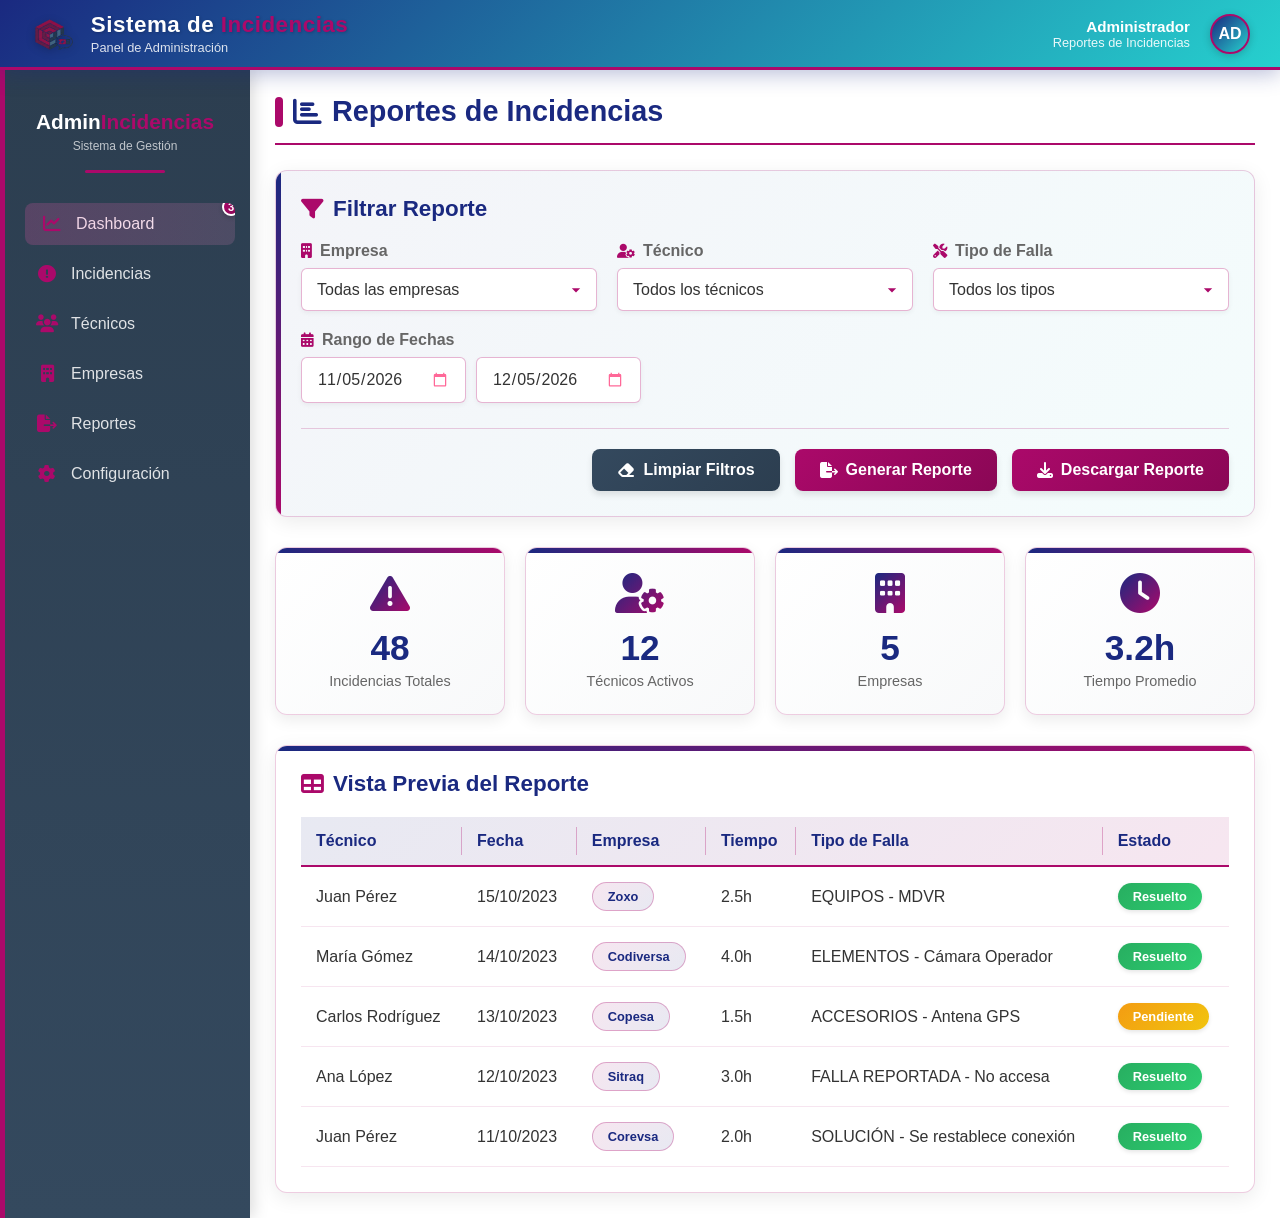
<file: Admin/página_admin.html>
<!DOCTYPE html>
<html lang="es">
<head>
    <meta charset="UTF-8">
    <meta name="viewport" content="width=device-width, initial-scale=1.0">
    <title>Panel de Administración - Reportes de Incidencias</title>
    <link rel="stylesheet" href="https://cdnjs.cloudflare.com/ajax/libs/font-awesome/6.4.0/css/all.min.css">
    <style>
        :root {
            /* PALETA DE COLORES ARMÓNICA */
            --primary-blue: #1a2980;        /* Azul principal más oscuro */
            --secondary-blue: #26d0ce;      /* Turquesa para acentos */
            --wine: #7b112f;                /* Vino para botones */
            --dark-wine: #5a0c22;           /* Vino oscuro para hover */
            --accent-color: #AB096A;        /* ROSA/VINO para destacar (reemplaza el dorado) */
            --light-accent: #f8d4e8;        /* Rosa claro para fondos */
            --gray-dark: #2c3e50;           /* Gris oscuro para sidebar */
            --gray-medium: #34495e;         /* Gris medio */
            --gray-light: #ecf0f1;          /* Gris claro para fondo */
            --success: #27ae60;             /* Verde éxito */
            --warning: #f39c12;             /* Naranja advertencia (MANTENIDO para estado del ticket) */
            --danger: #e74c3c;              /* Rojo peligro */
            --white: #ffffff;
            --text-primary: #333333;
            --text-secondary: #666666;
            --text-light: #999999;
        }
        
        * {
            margin: 0;
            padding: 0;
            box-sizing: border-box;
            font-family: 'Arial', Helvetica, sans-serif;
        }
        
        body {
            background: linear-gradient(135deg, var(--gray-light) 0%, #ffffff 100%);
            color: var(--text-primary);
            min-height: 100vh;
        }
        
        /* BARRA SUPERIOR CON LOGO MEJORADO */
        .top-bar {
            background: linear-gradient(135deg, var(--primary-blue) 0%, var(--secondary-blue) 100%);
            color: var(--white);
            padding: 10px 30px;
            display: flex;
            justify-content: space-between;
            align-items: center;
            box-shadow: 0 4px 20px rgba(26, 41, 128, 0.3);
            position: sticky;
            top: 0;
            z-index: 1000;
            border-bottom: 3px solid var(--accent-color);
            min-height: 70px;
        }
        
        /* Logo container mejorado */
        .logo-container {
            display: flex;
            align-items: center;
            gap: 15px;
        }
        
        /* Logo image styling */
        .logo-img {
            height: 40px; /* Tamaño ajustado del logo */
            width: auto;
            object-fit: contain;
            filter: drop-shadow(0 2px 4px rgba(0, 0, 0, 0.2));
            transition: transform 0.3s ease;
        }
        
        .logo-img:hover {
            transform: scale(1.05);
        }
        
        /* Logo text styling */
        .logo-text {
            display: flex;
            flex-direction: column;
            justify-content: center;
        }
        
        .logo-text h1 {
            color: var(--white);
            font-size: 1.4rem; /* Tamaño reducido */
            font-weight: 700;
            letter-spacing: 0.5px;
            text-shadow: 1px 1px 3px rgba(0, 0, 0, 0.2);
            line-height: 1.2;
            margin: 0;
        }
        
        .logo-text span {
            color: var(--accent-color);
            font-weight: 800;
        }
        
        .logo-text .subtitle {
            font-size: 0.8rem;
            color: rgba(255, 255, 255, 0.85);
            margin-top: 2px;
            font-weight: 500;
        }
        
        /* Información del usuario en barra superior */
        .top-user-info {
            display: flex;
            align-items: center;
            gap: 20px;
        }
        
        .top-user-avatar {
            width: 40px; /* Tamaño reducido */
            height: 40px; /* Tamaño reducido */
            border-radius: 50%;
            background: linear-gradient(135deg, var(--primary-blue), var(--secondary-blue));
            display: flex;
            align-items: center;
            justify-content: center;
            color: var(--white);
            font-weight: bold;
            font-size: 1rem;
            border: 2px solid var(--accent-color);
            box-shadow: 0 2px 8px rgba(0, 0, 0, 0.2);
        }
        
        .user-details {
            text-align: right;
        }
        
        .user-details .user-name {
            font-weight: 700;
            font-size: 0.95rem; /* Tamaño reducido */
            color: var(--white);
        }
        
        .user-details .user-role {
            font-size: 0.8rem; /* Tamaño reducido */
            color: rgba(255, 255, 255, 0.9);
        }
        
        .container {
            display: flex;
            min-height: calc(100vh - 70px); /* Ajustado al nuevo tamaño de la barra */
        }
        
        /* Sidebar con gradiente y acento rosa */
        .sidebar {
            width: 250px;
            background: linear-gradient(to bottom, var(--gray-dark), var(--gray-medium));
            color: var(--white);
            padding: 20px 0;
            box-shadow: 3px 0 15px rgba(0, 0, 0, 0.15);
            position: relative;
            overflow: hidden;
        }
        
        .sidebar::before {
            content: '';
            position: absolute;
            top: 0;
            left: 0;
            width: 5px;
            height: 100%;
            background: var(--accent-color);
        }
        
        .logo-sidebar {
            text-align: center;
            padding: 20px 0;
            margin-bottom: 30px;
            position: relative;
        }
        
        .logo-sidebar::after {
            content: '';
            position: absolute;
            bottom: 0;
            left: 50%;
            transform: translateX(-50%);
            width: 80px;
            height: 3px;
            background: var(--accent-color);
            border-radius: 2px;
        }
        
        .logo-sidebar h2 {
            font-size: 1.3rem; /* Tamaño reducido */
            font-weight: 600;
            color: var(--white);
            margin-bottom: 5px;
        }
        
        .logo-sidebar span {
            color: var(--accent-color);
            font-weight: 700;
        }
        
        .logo-sidebar p {
            font-size: 0.75rem; /* Tamaño reducido */
            color: rgba(255, 255, 255, 0.7);
            margin-top: 5px;
        }
        
        .menu {
            list-style: none;
            padding: 0 20px;
        }
        
        .menu-item {
            margin-bottom: 8px;
        }
        
        .menu-link {
            display: flex;
            align-items: center;
            padding: 12px 15px;
            color: rgba(255, 255, 255, 0.85);
            text-decoration: none;
            border-radius: 8px;
            transition: all 0.3s ease;
            position: relative;
            overflow: hidden;
        }
        
        .menu-link::before {
            content: '';
            position: absolute;
            left: 0;
            top: 0;
            height: 100%;
            width: 0;
            background: linear-gradient(to right, rgba(171, 9, 106, 0.2), rgba(171, 9, 106, 0.1));
            transition: width 0.3s ease;
        }
        
        .menu-link:hover, .menu-link.active {
            background-color: rgba(255, 255, 255, 0.1);
            color: var(--white);
            transform: translateX(5px);
        }
        
        .menu-link:hover::before, .menu-link.active::before {
            width: 100%;
        }
        
        .menu-link i {
            margin-right: 12px;
            font-size: 1.1rem;
            color: var(--accent-color);
            min-width: 24px;
            text-align: center;
        }
        
        .menu-link.active i {
            color: var(--accent-color);
        }
        
        /* Main Content */
        .main-content {
            flex: 1;
            padding: 25px;
            overflow-y: auto;
            background: var(--white);
        }
        
        /* Título de la página */
        .page-title {
            color: var(--primary-blue);
            font-size: 1.8rem;
            margin-bottom: 25px;
            padding-bottom: 15px;
            border-bottom: 2px solid var(--accent-color);
            position: relative;
            display: flex;
            align-items: center;
            gap: 10px;
        }
        
        .page-title::before {
            content: '';
            width: 8px;
            height: 30px;
            background: var(--accent-color);
            border-radius: 4px;
        }
        
        /* Filter Section */
        .filters {
            background: linear-gradient(135deg, rgba(26, 41, 128, 0.05) 0%, rgba(38, 208, 206, 0.05) 100%);
            border-radius: 12px;
            padding: 25px;
            margin-bottom: 30px;
            box-shadow: 0 5px 20px rgba(0, 0, 0, 0.08);
            border: 1px solid rgba(171, 9, 106, 0.2);
            position: relative;
            overflow: hidden;
        }
        
        .filters::before {
            content: '';
            position: absolute;
            top: 0;
            left: 0;
            width: 5px;
            height: 100%;
            background: linear-gradient(to bottom, var(--primary-blue), var(--accent-color));
        }
        
        .filters h2 {
            color: var(--primary-blue);
            margin-bottom: 20px;
            font-size: 1.4rem;
            display: flex;
            align-items: center;
            gap: 10px;
        }
        
        .filters h2 i {
            color: var(--accent-color);
        }
        
        .filter-grid {
            display: grid;
            grid-template-columns: repeat(auto-fill, minmax(250px, 1fr));
            gap: 20px;
        }
        
        .filter-group {
            display: flex;
            flex-direction: column;
        }
        
        .filter-group label {
            margin-bottom: 8px;
            font-weight: 600;
            color: var(--text-secondary);
            display: flex;
            align-items: center;
            gap: 8px;
        }
        
        .filter-group label i {
            color: var(--accent-color);
            font-size: 0.9rem;
        }
        
        .filter-control {
            padding: 12px 15px;
            border: 1px solid rgba(171, 9, 106, 0.3);
            border-radius: 6px;
            font-size: 1rem;
            background-color: var(--white);
            color: var(--text-primary);
            transition: all 0.3s ease;
            box-shadow: 0 2px 5px rgba(0, 0, 0, 0.05);
        }
        
        .filter-control:focus {
            outline: none;
            border-color: var(--accent-color);
            box-shadow: 0 0 0 3px rgba(171, 9, 106, 0.2);
            transform: translateY(-2px);
        }
        
        .filter-control::placeholder {
            color: var(--text-light);
        }
        
        /* Estilo específico para selects */
        select.filter-control {
            appearance: none;
            background-image: url("data:image/svg+xml;charset=UTF-8,%3csvg xmlns='http://www.w3.org/2000/svg' viewBox='0 0 24 24' fill='%23AB096A'%3e%3cpath d='M7 10l5 5 5-5z'/%3e%3c/svg%3e");
            background-repeat: no-repeat;
            background-position: right 10px center;
            background-size: 20px;
            padding-right: 40px;
            cursor: pointer;
        }
        
        /* Estilo para options */
        .filter-control option {
            background-color: var(--white);
            color: var(--text-primary);
            padding: 10px;
        }
        
        .date-range {
            display: flex;
            gap: 10px;
        }
        
        .actions {
            display: flex;
            justify-content: flex-end;
            gap: 15px;
            margin-top: 25px;
            padding-top: 20px;
            border-top: 1px solid rgba(171, 9, 106, 0.2);
        }
        
        .btn {
            padding: 12px 25px;
            border: none;
            border-radius: 8px;
            cursor: pointer;
            font-weight: 600;
            font-size: 1rem;
            display: flex;
            align-items: center;
            gap: 8px;
            transition: all 0.3s ease;
            color: var(--white);
            box-shadow: 0 4px 6px rgba(0, 0, 0, 0.1);
        }
        
        .btn:hover {
            transform: translateY(-2px);
            box-shadow: 0 6px 12px rgba(0, 0, 0, 0.15);
        }
        
        .btn:active {
            transform: translateY(0);
        }
        
        .btn-primary {
            background: linear-gradient(135deg, var(--accent-color) 0%, #8A0755 100%);
        }
        
        .btn-primary:hover {
            background: linear-gradient(135deg, #8A0755 0%, #690542 100%);
        }
        
        .btn-secondary {
            background: linear-gradient(135deg, var(--gray-medium) 0%, var(--gray-dark) 100%);
        }
        
        .btn-secondary:hover {
            background: linear-gradient(135deg, var(--gray-dark) 0%, #2c3e50 100%);
        }
        
        /* Data Summary */
        .data-summary {
            display: grid;
            grid-template-columns: repeat(auto-fill, minmax(200px, 1fr));
            gap: 20px;
            margin-bottom: 30px;
        }
        
        .summary-card {
            background: linear-gradient(135deg, var(--white) 0%, #f8f9fa 100%);
            border-radius: 12px;
            padding: 25px 20px;
            box-shadow: 0 5px 15px rgba(0, 0, 0, 0.08);
            display: flex;
            flex-direction: column;
            align-items: center;
            text-align: center;
            border: 1px solid rgba(171, 9, 106, 0.2);
            transition: all 0.3s ease;
            position: relative;
            overflow: hidden;
        }
        
        .summary-card::before {
            content: '';
            position: absolute;
            top: 0;
            left: 0;
            width: 100%;
            height: 5px;
            background: linear-gradient(to right, var(--primary-blue), var(--accent-color));
        }
        
        .summary-card:hover {
            transform: translateY(-5px);
            box-shadow: 0 10px 25px rgba(0, 0, 0, 0.15);
        }
        
        .summary-card i {
            font-size: 2.5rem;
            margin-bottom: 15px;
            color: var(--accent-color);
            background: linear-gradient(135deg, var(--primary-blue), var(--accent-color));
            -webkit-background-clip: text;
            -webkit-text-fill-color: transparent;
            background-clip: text;
        }
        
        .summary-card h3 {
            font-size: 2.2rem;
            color: var(--primary-blue);
            margin-bottom: 5px;
            font-weight: 700;
        }
        
        .summary-card p {
            color: var(--text-secondary);
            font-size: 0.9rem;
            font-weight: 500;
        }
        
        /* Table Preview */
        .table-preview {
            background: var(--white);
            border-radius: 12px;
            padding: 25px;
            box-shadow: 0 5px 20px rgba(0, 0, 0, 0.08);
            border: 1px solid rgba(171, 9, 106, 0.2);
            position: relative;
            overflow: hidden;
        }
        
        .table-preview::before {
            content: '';
            position: absolute;
            top: 0;
            left: 0;
            width: 100%;
            height: 5px;
            background: linear-gradient(to right, var(--primary-blue), var(--accent-color));
        }
        
        .table-preview h2 {
            color: var(--primary-blue);
            margin-bottom: 20px;
            font-size: 1.4rem;
            display: flex;
            align-items: center;
            gap: 10px;
        }
        
        .table-preview h2 i {
            color: var(--accent-color);
        }
        
        table {
            width: 100%;
            border-collapse: separate;
            border-spacing: 0;
            color: var(--text-primary);
        }
        
        table thead {
            background: linear-gradient(135deg, rgba(26, 41, 128, 0.1) 0%, rgba(171, 9, 106, 0.1) 100%);
        }
        
        table th {
            padding: 15px;
            text-align: left;
            color: var(--primary-blue);
            font-weight: 600;
            border-bottom: 2px solid var(--accent-color);
            position: relative;
        }
        
        table th:not(:last-child)::after {
            content: '';
            position: absolute;
            right: 0;
            top: 20%;
            height: 60%;
            width: 1px;
            background: rgba(171, 9, 106, 0.3);
        }
        
        table td {
            padding: 15px;
            border-bottom: 1px solid rgba(171, 9, 106, 0.1);
            color: var(--text-primary);
            transition: background-color 0.2s ease;
        }
        
        table tbody tr:hover {
            background-color: rgba(171, 9, 106, 0.05);
        }
        
        /* ESTADOS DE TICKET - SE MANTIENEN ORIGINALES */
        .status-badge {
            display: inline-block;
            padding: 6px 15px;
            border-radius: 20px;
            font-size: 0.8rem;
            font-weight: 600;
            color: var(--white);
            box-shadow: 0 2px 4px rgba(0, 0, 0, 0.1);
        }
        
        .status-resuelto {
            background: linear-gradient(135deg, var(--success) 0%, #2ecc71 100%);
        }
        
        .status-pendiente {
            background: linear-gradient(135deg, var(--warning) 0%, #f1c40f 100%);
        }
        
        .empresa-badge {
            display: inline-block;
            padding: 6px 15px;
            border-radius: 20px;
            font-size: 0.8rem;
            font-weight: 600;
            background: linear-gradient(135deg, rgba(171, 9, 106, 0.1) 0%, rgba(26, 41, 128, 0.1) 100%);
            color: var(--primary-blue);
            border: 1px solid rgba(171, 9, 106, 0.3);
        }
        
        /* Responsive */
        @media (max-width: 1024px) {
            .container {
                flex-direction: column;
            }
            
            .sidebar {
                width: 100%;
                height: auto;
                padding: 10px 0;
            }
            
            .sidebar::before {
                width: 100%;
                height: 5px;
                top: 0;
                left: 0;
            }
            
            .menu {
                display: flex;
                overflow-x: auto;
                padding: 10px;
                gap: 10px;
            }
            
            .menu-item {
                margin-bottom: 0;
            }
            
            .menu-link {
                white-space: nowrap;
            }
            
            .menu-link span {
                font-size: 0.9rem;
            }
            
            .top-bar {
                flex-direction: column;
                gap: 15px;
                padding: 15px 20px;
                text-align: center;
                min-height: auto;
            }
            
            .logo-container {
                flex-direction: column;
                text-align: center;
                gap: 10px;
            }
            
            .logo-img {
                height: 35px;
            }
            
            .top-user-info {
                flex-direction: column;
                gap: 10px;
                text-align: center;
            }
            
            .user-details {
                text-align: center;
            }
        }
        
        @media (max-width: 768px) {
            .filter-grid {
                grid-template-columns: 1fr;
            }
            
            .data-summary {
                grid-template-columns: repeat(2, 1fr);
            }
            
            .actions {
                flex-direction: column;
            }
            
            .btn {
                width: 100%;
                justify-content: center;
            }
            
            table {
                display: block;
                overflow-x: auto;
            }
            
            .logo-text h1 {
                font-size: 1.2rem;
            }
            
            .logo-text .subtitle {
                font-size: 0.7rem;
            }
        }
        
        @media (max-width: 480px) {
            .top-bar {
                padding: 10px 15px;
            }
            
            .logo-img {
                height: 30px;
            }
            
            .logo-text h1 {
                font-size: 1rem;
            }
            
            .data-summary {
                grid-template-columns: 1fr;
            }
        }
        
        /* Scrollbar personalizado con acento rosa */
        ::-webkit-scrollbar {
            width: 8px;
            height: 8px;
        }
        
        ::-webkit-scrollbar-track {
            background: rgba(171, 9, 106, 0.1);
            border-radius: 10px;
        }
        
        ::-webkit-scrollbar-thumb {
            background: linear-gradient(to bottom, var(--primary-blue), var(--accent-color));
            border-radius: 10px;
        }
        
        ::-webkit-scrollbar-thumb:hover {
            background: linear-gradient(to bottom, var(--accent-color), var(--primary-blue));
        }
        
        /* Animaciones */
        @keyframes fadeIn {
            from { opacity: 0; transform: translateY(10px); }
            to { opacity: 1; transform: translateY(0); }
        }
        
        .summary-card, .filters, .table-preview {
            animation: fadeIn 0.5s ease-out;
        }
        
        .summary-card:nth-child(2) { animation-delay: 0.1s; }
        .summary-card:nth-child(3) { animation-delay: 0.2s; }
        .summary-card:nth-child(4) { animation-delay: 0.3s; }
        
        /* Efectos de brillo en hover para tarjetas */
        .summary-card:hover::after {
            content: '';
            position: absolute;
            top: 0;
            left: -100%;
            width: 100%;
            height: 100%;
            background: linear-gradient(90deg, transparent, rgba(171, 9, 106, 0.2), transparent);
            animation: shine 1.5s ease-in-out;
        }
        
        @keyframes shine {
            0% { left: -100%; }
            100% { left: 100%; }
        }
        
        /* Estilos para elementos de formulario específicos */
        input[type="date"]::-webkit-calendar-picker-indicator {
            filter: invert(0.5) sepia(1) saturate(5) hue-rotate(300deg);
            cursor: pointer;
        }
        
        /* Tooltips con acento rosa */
        [data-tooltip] {
            position: relative;
        }
        
        [data-tooltip]::after {
            content: attr(data-tooltip);
            position: absolute;
            bottom: 100%;
            left: 50%;
            transform: translateX(-50%);
            background: var(--accent-color);
            color: var(--white);
            padding: 5px 10px;
            border-radius: 4px;
            font-size: 0.8rem;
            white-space: nowrap;
            opacity: 0;
            visibility: hidden;
            transition: all 0.3s ease;
            z-index: 1000;
            box-shadow: 0 2px 5px rgba(0, 0, 0, 0.2);
        }
        
        [data-tooltip]:hover::after {
            opacity: 1;
            visibility: visible;
            bottom: 120%;
        }
        
        /* Badge de notificaciones con rosa */
        .notification-badge {
            position: absolute;
            top: -5px;
            right: -5px;
            background: linear-gradient(135deg, var(--accent-color), #8A0755);
            color: var(--white);
            font-size: 0.7rem;
            font-weight: bold;
            width: 18px;
            height: 18px;
            border-radius: 50%;
            display: flex;
            align-items: center;
            justify-content: center;
            border: 2px solid var(--white);
            box-shadow: 0 2px 4px rgba(0, 0, 0, 0.2);
        }
        
        /* Estilo para el estado de carga con rosa */
        .loading {
            position: relative;
            overflow: hidden;
        }
        
        .loading::after {
            content: '';
            position: absolute;
            top: 0;
            left: 0;
            width: 100%;
            height: 100%;
            background: linear-gradient(90deg, transparent, rgba(171, 9, 106, 0.3), transparent);
            animation: loading 1.5s infinite;
        }
        
        @keyframes loading {
            0% { transform: translateX(-100%); }
            100% { transform: translateX(100%); }
        }
        
        /* Placeholder para logo si no se carga */
        .logo-placeholder {
            height: 40px;
            width: 40px;
            background: linear-gradient(135deg, var(--white), var(--accent-color));
            border-radius: 8px;
            display: flex;
            align-items: center;
            justify-content: center;
            color: var(--white);
            font-weight: bold;
            font-size: 1.2rem;
        }
    </style>
</head>
<body>
    <!-- BARRA SUPERIOR CON LOGO ORGANIZADO -->
    <div class="top-bar">
        <div class="logo-container">
            <!-- Logo con placeholder en caso de que la imagen no se cargue -->
            <div class="logo-placeholder" id="logo-placeholder">
                <i class="fas fa-tools"></i>
            </div>
            <img src="logo sin fondo.png" alt="Logo del Sistema" class="logo-img"  onerror="document.getElementById('logo-placeholder').style.display='flex'; this.style.display='none'">           
            <div class="logo-text">
                <h1>Sistema de <span>Incidencias</span></h1>
                <div class="subtitle">Panel de Administración</div>
            </div>
        </div>
        
        <div class="top-user-info">
            <div class="user-details">
                <div class="user-name">Administrador</div>
                <div class="user-role">Reportes de Incidencias</div>
            </div>
            <div class="top-user-avatar" data-tooltip="Administrador">AD</div>
        </div>
    </div>

    <div class="container">
        <!-- Sidebar con acento rosa -->
        <aside class="sidebar">
            <div class="logo-sidebar">
                <h2>Admin<span>Incidencias</span></h2>
                <p>Sistema de Gestión</p>
            </div>
            <ul class="menu">
                <li class="menu-item">
                    <a href="#" class="menu-link active">
                        <i class="fas fa-chart-line"></i>
                        <span>Dashboard</span>
                        <span class="notification-badge">3</span>
                    </a>
                </li>
                <li class="menu-item">
                    <a href="#" class="menu-link">
                        <i class="fas fa-exclamation-circle"></i>
                        <span>Incidencias</span>
                    </a>
                </li>
                <li class="menu-item">
                    <a href="#" class="menu-link">
                        <i class="fas fa-users"></i>
                        <span>Técnicos</span>
                    </a>
                </li>
                <li class="menu-item">
                    <a href="#" class="menu-link">
                        <i class="fas fa-building"></i>
                        <span>Empresas</span>
                    </a>
                </li>
                <li class="menu-item">
                    <a href="#" class="menu-link">
                        <i class="fas fa-file-export"></i>
                        <span>Reportes</span>
                    </a>
                </li>
                <li class="menu-item">
                    <a href="#" class="menu-link">
                        <i class="fas fa-cog"></i>
                        <span>Configuración</span>
                    </a>
                </li>
            </ul>
        </aside>

        <!-- Main Content -->
        <main class="main-content">
            <!-- Título de la página con acento rosa -->
            <h1 class="page-title">
                <i class="fas fa-chart-bar"></i>
                Reportes de Incidencias
            </h1>

            <!-- Filtros con acento rosa -->
            <section class="filters">
                <h2><i class="fas fa-filter"></i> Filtrar Reporte</h2>
                <div class="filter-grid">
                    <div class="filter-group">
                        <label for="empresa"><i class="fas fa-building"></i> Empresa</label>
                        <select id="empresa" class="filter-control">
                            <option value="">Todas las empresas</option>
                            <option value="zoxo">Zoxo</option>
                            <option value="codiversa">Codiversa</option>
                            <option value="copesa">Copesa</option>
                            <option value="sitraq">Sitraq</option>
                            <option value="corevsa">Corevsa</option>
                        </select>
                    </div>
                    
                    <div class="filter-group">
                        <label for="tecnico"><i class="fas fa-user-cog"></i> Técnico</label>
                        <select id="tecnico" class="filter-control">
                            <option value="">Todos los técnicos</option>
                            <option value="juan_perez">Juan Pérez</option>
                            <option value="maria_gomez">María Gómez</option>
                            <option value="carlos_rodriguez">Carlos Rodríguez</option>
                            <option value="ana_lopez">Ana López</option>
                        </select>
                    </div>
                    
                    <div class="filter-group">
                        <label for="tipo-falla"><i class="fas fa-tools"></i> Tipo de Falla</label>
                        <select id="tipo-falla" class="filter-control">
                            <option value="">Todos los tipos</option>
                            <option value="equipos">Equipos</option>
                            <option value="elementos">Elementos</option>
                            <option value="accesorios">Accesorios</option>
                            <option value="conexion">Conexión/Internet</option>
                            <option value="configuracion">Configuración</option>
                        </select>
                    </div>
                    
                    <div class="filter-group">
                        <label for="fecha-inicio"><i class="fas fa-calendar-alt"></i> Rango de Fechas</label>
                        <div class="date-range">
                            <input type="date" id="fecha-inicio" class="filter-control" style="flex: 1;" data-tooltip="Fecha inicial">
                            <input type="date" id="fecha-fin" class="filter-control" style="flex: 1;" data-tooltip="Fecha final">
                        </div>
                    </div>
                </div>
                
                <div class="actions">
                    <button class="btn btn-secondary" id="limpiar-filtros" data-tooltip="Restablecer filtros">
                        <i class="fas fa-eraser"></i> Limpiar Filtros
                    </button>
                    <button class="btn btn-primary" id="generar-reporte" data-tooltip="Generar reporte con filtros actuales">
                        <i class="fas fa-file-export"></i> Generar Reporte
                    </button>
                    <button class="btn btn-primary" id="descargar-reporte" data-tooltip="Descargar reporte en Excel">
                        <i class="fas fa-download"></i> Descargar Reporte
                    </button>
                </div>
            </section>

            <!-- Resumen de Datos con acento rosa -->
            <section class="data-summary">
                <div class="summary-card">
                    <i class="fas fa-exclamation-triangle"></i>
                    <h3>48</h3>
                    <p>Incidencias Totales</p>
                </div>
                <div class="summary-card">
                    <i class="fas fa-user-cog"></i>
                    <h3>12</h3>
                    <p>Técnicos Activos</p>
                </div>
                <div class="summary-card">
                    <i class="fas fa-building"></i>
                    <h3>5</h3>
                    <p>Empresas</p>
                </div>
                <div class="summary-card">
                    <i class="fas fa-clock"></i>
                    <h3>3.2h</h3>
                    <p>Tiempo Promedio</p>
                </div>
            </section>

            <!-- Vista Previa de Datos con acento rosa -->
            <section class="table-preview">
                <h2><i class="fas fa-table"></i> Vista Previa del Reporte</h2>
                <table>
                    <thead>
                        <tr>
                            <th>Técnico</th>
                            <th>Fecha</th>
                            <th>Empresa</th>
                            <th>Tiempo</th>
                            <th>Tipo de Falla</th>
                            <th>Estado</th>
                        </tr>
                    </thead>
                    <tbody>
                        <tr>
                            <td>Juan Pérez</td>
                            <td>15/10/2023</td>
                            <td><span class="empresa-badge">Zoxo</span></td>
                            <td>2.5h</td>
                            <td>EQUIPOS - MDVR</td>
                            <td><span class="status-badge status-resuelto">Resuelto</span></td>
                        </tr>
                        <tr>
                            <td>María Gómez</td>
                            <td>14/10/2023</td>
                            <td><span class="empresa-badge">Codiversa</span></td>
                            <td>4.0h</td>
                            <td>ELEMENTOS - Cámara Operador</td>
                            <td><span class="status-badge status-resuelto">Resuelto</span></td>
                        </tr>
                        <tr>
                            <td>Carlos Rodríguez</td>
                            <td>13/10/2023</td>
                            <td><span class="empresa-badge">Copesa</span></td>
                            <td>1.5h</td>
                            <td>ACCESORIOS - Antena GPS</td>
                            <td><span class="status-badge status-pendiente">Pendiente</span></td>
                        </tr>
                        <tr>
                            <td>Ana López</td>
                            <td>12/10/2023</td>
                            <td><span class="empresa-badge">Sitraq</span></td>
                            <td>3.0h</td>
                            <td>FALLA REPORTADA - No accesa</td>
                            <td><span class="status-badge status-resuelto">Resuelto</span></td>
                        </tr>
                        <tr>
                            <td>Juan Pérez</td>
                            <td>11/10/2023</td>
                            <td><span class="empresa-badge">Corevsa</span></td>
                            <td>2.0h</td>
                            <td>SOLUCIÓN - Se restablece conexión</td>
                            <td><span class="status-badge status-resuelto">Resuelto</span></td>
                        </tr>
                    </tbody>
                </table>
            </section>
        </main>
    </div>

    <script>
        // Inicializar fechas por defecto (últimos 30 días)
        const hoy = new Date();
        const hace30Dias = new Date();
        hace30Dias.setDate(hoy.getDate() - 30);
        
        document.getElementById('fecha-inicio').value = hace30Dias.toISOString().split('T')[0];
        document.getElementById('fecha-fin').value = hoy.toISOString().split('T')[0];
        
        // Manejar el logo placeholder
        document.addEventListener('DOMContentLoaded', function() {
            const logoImg = document.querySelector('.logo-img');
            const logoPlaceholder = document.getElementById('logo-placeholder');
            
            // Ocultar placeholder si la imagen se carga correctamente
            if (logoImg.complete && logoImg.naturalHeight !== 0) {
                logoPlaceholder.style.display = 'none';
            }
        });
        
        // Efecto de hover para elementos del menú
        document.querySelectorAll('.menu-link').forEach(link => {
            link.addEventListener('mouseenter', function(e) {
                this.style.transform = 'translateX(5px)';
            });
            
            link.addEventListener('mouseleave', function(e) {
                if (!this.classList.contains('active')) {
                    this.style.transform = 'translateX(0)';
                }
            });
        });
        
        // Eventos de los botones
        document.getElementById('limpiar-filtros').addEventListener('click', function() {
            // Agregar efecto de click
            this.style.transform = 'scale(0.95)';
            setTimeout(() => {
                this.style.transform = '';
            }, 150);
            
            // Limpiar filtros
            document.getElementById('empresa').value = '';
            document.getElementById('tecnico').value = '';
            document.getElementById('tipo-falla').value = '';
            
            // Restaurar fechas por defecto
            document.getElementById('fecha-inicio').value = hace30Dias.toISOString().split('T')[0];
            document.getElementById('fecha-fin').value = hoy.toISOString().split('T')[0];
            
            // Mostrar notificación
            showNotification('Filtros limpiados correctamente', 'success');
        });
        
        document.getElementById('generar-reporte').addEventListener('click', function() {
            this.classList.add('loading');
            
            // Simular proceso de generación
            setTimeout(() => {
                this.classList.remove('loading');
                
                const empresa = document.getElementById('empresa').value;
                const tecnico = document.getElementById('tecnico').value;
                const tipoFalla = document.getElementById('tipo-falla').value;
                const fechaInicio = document.getElementById('fecha-inicio').value;
                const fechaFin = document.getElementById('fecha-fin').value;
                
                let mensaje = '📊 Reporte generado con los siguientes filtros:\n';
                if (empresa) mensaje += `• Empresa: ${empresa}\n`;
                if (tecnico) mensaje += `• Técnico: ${tecnico}\n`;
                if (tipoFalla) mensaje += `• Tipo de falla: ${tipoFalla}\n`;
                mensaje += `• Fecha inicio: ${fechaInicio || 'No especificada'}\n`;
                mensaje += `• Fecha fin: ${fechaFin || 'No especificada'}`;
                
                showNotification('Reporte generado exitosamente', 'success');
                
                // Simular actualización de datos
                updateSummaryCards();
            }, 1500);
        });
        
        document.getElementById('descargar-reporte').addEventListener('click', function() {
            this.classList.add('loading');
            
            setTimeout(() => {
                this.classList.remove('loading');
                showNotification('Reporte descargado en formato Excel', 'success');
                
                // Simulación de descarga
                alert('📥 Reporte descargado exitosamente!\n\nEl archivo incluye:\n• Técnico que atendió\n• Fecha de la incidencia\n• Empresa\n• Tiempo de resolución\n• Tipo de falla\n• Detalles completos');
            }, 1000);
        });
        
        // Función para mostrar notificaciones con acento rosa
        function showNotification(message, type = 'info') {
            const notification = document.createElement('div');
            notification.style.cssText = `
                position: fixed;
                top: 20px;
                right: 20px;
                padding: 15px 20px;
                border-radius: 8px;
                color: white;
                font-weight: 600;
                z-index: 10000;
                animation: slideIn 0.3s ease-out;
                box-shadow: 0 5px 15px rgba(0,0,0,0.2);
                display: flex;
                align-items: center;
                gap: 10px;
                max-width: 350px;
            `;
            
            if (type === 'success') {
                notification.style.background = 'linear-gradient(135deg, var(--accent-color), #8A0755)';
                notification.innerHTML = `<i class="fas fa-check-circle"></i> ${message}`;
            } else {
                notification.style.background = 'linear-gradient(135deg, #3498db, var(--accent-color))';
                notification.innerHTML = `<i class="fas fa-info-circle"></i> ${message}`;
            }
            
            document.body.appendChild(notification);
            
            setTimeout(() => {
                notification.style.animation = 'slideOut 0.3s ease-out';
                setTimeout(() => {
                    document.body.removeChild(notification);
                }, 300);
            }, 3000);
        }
        
        // Animación CSS para notificaciones
        const style = document.createElement('style');
        style.textContent = `
            @keyframes slideIn {
                from { transform: translateX(100%); opacity: 0; }
                to { transform: translateX(0); opacity: 1; }
            }
            @keyframes slideOut {
                from { transform: translateX(0); opacity: 1; }
                to { transform: translateX(100%); opacity: 0; }
            }
        `;
        document.head.appendChild(style);
        
        // Función para simular actualización de datos
        function updateSummaryCards() {
            const cards = document.querySelectorAll('.summary-card h3');
            cards.forEach(card => {
                const originalValue = parseInt(card.textContent);
                const randomChange = Math.floor(Math.random() * 5) - 2;
                const newValue = Math.max(0, originalValue + randomChange);
                
                // Efecto de conteo
                animateCount(card, originalValue, newValue);
            });
        }
        
        // Animación de conteo para números
        function animateCount(element, start, end) {
            const duration = 500;
            const steps = 20;
            const increment = (end - start) / steps;
            let current = start;
            let step = 0;
            
            const timer = setInterval(() => {
                step++;
                current += increment;
                element.textContent = end.toFixed(1);
                
                if (step >= steps) {
                    element.textContent = end;
                    clearInterval(timer);
                }
            }, duration / steps);
        }
        
        // Mejorar la experiencia de usuario en dispositivos móviles
        if (window.innerWidth <= 768) {
            document.querySelectorAll('.filter-control').forEach(control => {
                control.addEventListener('focus', function() {
                    this.style.fontSize = '16px';
                });
            });
        }
        
        // Efecto hover en filas de tabla
        document.querySelectorAll('table tbody tr').forEach(row => {
            row.addEventListener('mouseenter', function() {
                this.style.transform = 'scale(1.01)';
                this.style.boxShadow = '0 5px 15px rgba(0,0,0,0.1)';
            });
            
            row.addEventListener('mouseleave', function() {
                this.style.transform = 'scale(1)';
                this.style.boxShadow = 'none';
            });
        });
        
        // Actualizar fecha automáticamente cada día
        function updateDefaultDates() {
            const hoy = new Date();
            const hace30Dias = new Date();
            hace30Dias.setDate(hoy.getDate() - 30);
            
            const fechaInicio = document.getElementById('fecha-inicio');
            const fechaFin = document.getElementById('fecha-fin');
            
            // Solo actualizar si el usuario no ha modificado las fechas
            if (!fechaInicio.dataset.modified) {
                fechaInicio.value = hace30Dias.toISOString().split('T')[0];
            }
            
            if (!fechaFin.dataset.modified) {
                fechaFin.value = hoy.toISOString().split('T')[0];
            }
        }
        
        // Marcar fechas como modificadas por el usuario
        document.getElementById('fecha-inicio').addEventListener('change', function() {
            this.dataset.modified = 'true';
        });
        
        document.getElementById('fecha-fin').addEventListener('change', function() {
            this.dataset.modified = 'true';
        });
        
        // Actualizar fechas cada día a medianoche
        setInterval(() => {
            const ahora = new Date();
            if (ahora.getHours() === 0 && ahora.getMinutes() === 0) {
                updateDefaultDates();
            }
        }, 60000);
    </script>
</body>
</html>
</file>
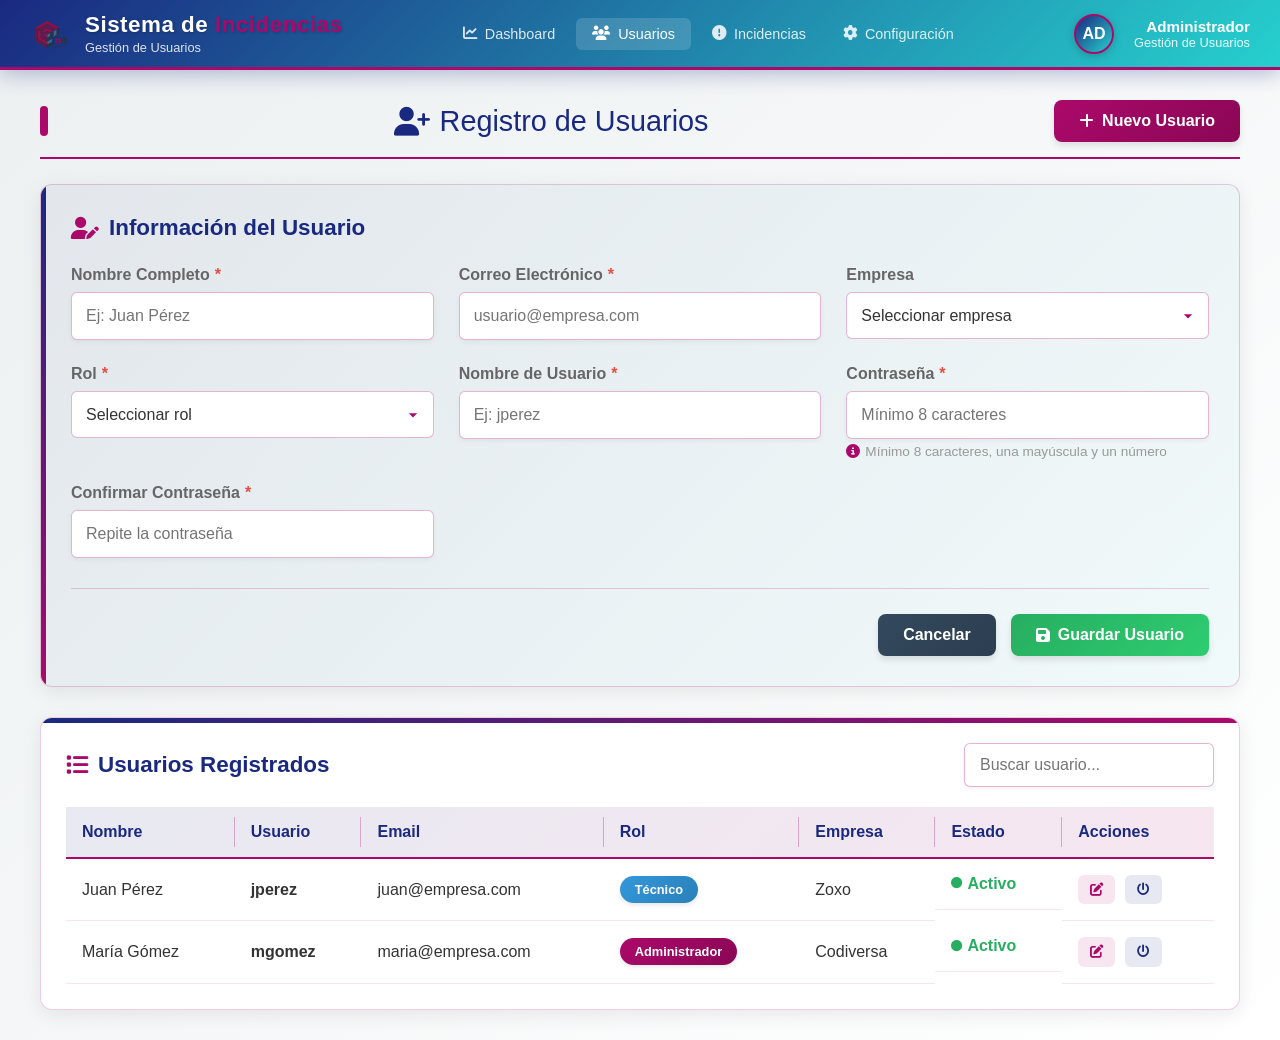
<file: Admin/Registro de usuarios.html>
<!DOCTYPE html>
<html lang="es">
<head>
    <meta charset="UTF-8">
    <title>Registro de Usuarios | Admin Incidencias</title>
    <meta name="viewport" content="width=device-width, initial-scale=1.0">
    <link rel="stylesheet" href="https://cdnjs.cloudflare.com/ajax/libs/font-awesome/6.4.0/css/all.min.css">
    <style>
        :root {
            /* PALETA DE COLORES ARMÓNICA */
            --primary-blue: #1a2980;        /* Azul principal más oscuro */
            --secondary-blue: #26d0ce;      /* Turquesa para acentos */
            --accent-color: #AB096A;        /* ROSA/VINO para destacar */
            --light-accent: #f8d4e8;        /* Rosa claro para fondos */
            --gray-dark: #2c3e50;           /* Gris oscuro para sidebar */
            --gray-medium: #34495e;         /* Gris medio */
            --gray-light: #ecf0f1;          /* Gris claro para fondo */
            --success: #27ae60;             /* Verde éxito */
            --warning: #f39c12;             /* Naranja advertencia */
            --danger: #e74c3c;              /* Rojo peligro */
            --white: #ffffff;
            --text-primary: #333333;
            --text-secondary: #666666;
            --text-light: #999999;
        }
        
        * { 
            box-sizing: border-box; 
            font-family: 'Arial', Helvetica, sans-serif; 
            margin: 0;
            padding: 0;
        }

        body {
            background: linear-gradient(135deg, var(--gray-light) 0%, #ffffff 100%);
            color: var(--text-primary);
            min-height: 100vh;
        }

        /* BARRA SUPERIOR CON EL MISMO DISEÑO */
        .top-bar {
            background: linear-gradient(135deg, var(--primary-blue) 0%, var(--secondary-blue) 100%);
            color: var(--white);
            padding: 10px 30px;
            display: flex;
            justify-content: space-between;
            align-items: center;
            box-shadow: 0 4px 20px rgba(26, 41, 128, 0.3);
            position: sticky;
            top: 0;
            z-index: 1000;
            border-bottom: 3px solid var(--accent-color);
            min-height: 70px;
        }

        /* Logo container */
        .logo-container {
            display: flex;
            align-items: center;
            gap: 15px;
        }

        /* Logo wrapper */
        .logo-wrapper {
            position: relative;
            width: 40px;
            height: 40px;
        }

        /* Logo image */
        .logo-img {
            width: 100%;
            height: 100%;
            object-fit: contain;
            border-radius: 8px;
            display: block;
        }

        /* Logo fallback placeholder */
        .logo-fallback {
            width: 40px;
            height: 40px;
            background: linear-gradient(135deg, var(--white), var(--accent-color));
            border-radius: 8px;
            display: none;
            align-items: center;
            justify-content: center;
            color: var(--white);
            font-weight: bold;
            font-size: 1.2rem;
        }

        /* Logo text styling */
        .logo-text {
            display: flex;
            flex-direction: column;
            justify-content: center;
        }

        .logo-text h1 {
            color: var(--white);
            font-size: 1.4rem;
            font-weight: 700;
            letter-spacing: 0.5px;
            text-shadow: 1px 1px 3px rgba(0, 0, 0, 0.2);
            line-height: 1.2;
            margin: 0;
        }

        .logo-text span {
            color: var(--accent-color);
            font-weight: 800;
        }

        .logo-text .subtitle {
            font-size: 0.8rem;
            color: rgba(255, 255, 255, 0.85);
            margin-top: 2px;
            font-weight: 500;
        }

        /* Navegación */
        .nav-menu {
            display: flex;
            gap: 5px;
            margin: 0 20px;
        }

        .nav-link {
            color: rgba(255, 255, 255, 0.85);
            text-decoration: none;
            padding: 8px 16px;
            border-radius: 6px;
            transition: all 0.3s ease;
            font-weight: 500;
            display: flex;
            align-items: center;
            gap: 8px;
            font-size: 0.9rem;
        }

        .nav-link:hover {
            background-color: rgba(255, 255, 255, 0.1);
            color: var(--white);
        }

        .nav-link.active {
            background-color: rgba(255, 255, 255, 0.15);
            color: var(--white);
        }

        /* Información del usuario */
        .top-user-info {
            display: flex;
            align-items: center;
            gap: 20px;
        }

        .top-user-avatar {
            width: 40px;
            height: 40px;
            border-radius: 50%;
            background: linear-gradient(135deg, var(--primary-blue), var(--secondary-blue));
            display: flex;
            align-items: center;
            justify-content: center;
            color: var(--white);
            font-weight: bold;
            font-size: 1rem;
            border: 2px solid var(--accent-color);
            box-shadow: 0 2px 8px rgba(0, 0, 0, 0.2);
        }

        .user-details {
            text-align: right;
        }

        .user-details .user-name {
            font-weight: 700;
            font-size: 0.95rem;
            color: var(--white);
        }

        .user-details .user-role {
            font-size: 0.8rem;
            color: rgba(255, 255, 255, 0.9);
        }

        /* Contenedor principal */
        .main-container {
            max-width: 1400px;
            margin: 30px auto;
            padding: 0 40px;
        }

        /* Título de la página con el mismo diseño */
        .page-title {
            color: var(--primary-blue);
            font-size: 1.8rem;
            margin-bottom: 25px;
            padding-bottom: 15px;
            border-bottom: 2px solid var(--accent-color);
            position: relative;
            display: flex;
            align-items: center;
            justify-content: space-between;
            gap: 10px;
        }

        .page-title::before {
            content: '';
            width: 8px;
            height: 30px;
            background: var(--accent-color);
            border-radius: 4px;
        }

        .page-title-content {
            display: flex;
            align-items: center;
            gap: 10px;
        }

        /* Botones con el mismo diseño */
        .btn {
            padding: 12px 25px;
            border: none;
            border-radius: 8px;
            cursor: pointer;
            font-weight: 600;
            font-size: 1rem;
            display: inline-flex;
            align-items: center;
            gap: 8px;
            transition: all 0.3s ease;
            color: var(--white);
            box-shadow: 0 4px 6px rgba(0, 0, 0, 0.1);
            text-decoration: none;
        }

        .btn:hover {
            transform: translateY(-2px);
            box-shadow: 0 6px 12px rgba(0, 0, 0, 0.15);
        }

        .btn:active {
            transform: translateY(0);
        }

        .btn-primary {
            background: linear-gradient(135deg, var(--accent-color) 0%, #8A0755 100%);
        }

        .btn-primary:hover {
            background: linear-gradient(135deg, #8A0755 0%, #690542 100%);
        }

        .btn-secondary {
            background: linear-gradient(135deg, var(--gray-medium) 0%, var(--gray-dark) 100%);
        }

        .btn-secondary:hover {
            background: linear-gradient(135deg, var(--gray-dark) 0%, #2c3e50 100%);
        }

        .btn-success {
            background: linear-gradient(135deg, var(--success) 0%, #2ecc71 100%);
        }

        .btn-success:hover {
            background: linear-gradient(135deg, #2ecc71 0%, #27ae60 100%);
        }

        .btn-danger {
            background: linear-gradient(135deg, var(--danger) 0%, #c0392b 100%);
        }

        .btn-danger:hover {
            background: linear-gradient(135deg, #c0392b 0%, #a93226 100%);
        }

        /* Tarjeta de formulario con el mismo diseño */
        .form-card {
            background: linear-gradient(135deg, rgba(26, 41, 128, 0.05) 0%, rgba(38, 208, 206, 0.05) 100%);
            border-radius: 12px;
            padding: 30px;
            margin-bottom: 30px;
            box-shadow: 0 5px 20px rgba(0, 0, 0, 0.08);
            border: 1px solid rgba(171, 9, 106, 0.2);
            position: relative;
            overflow: hidden;
        }

        .form-card::before {
            content: '';
            position: absolute;
            top: 0;
            left: 0;
            width: 5px;
            height: 100%;
            background: linear-gradient(to bottom, var(--primary-blue), var(--accent-color));
        }

        .form-card h3 {
            color: var(--primary-blue);
            margin-bottom: 25px;
            font-size: 1.4rem;
            display: flex;
            align-items: center;
            gap: 10px;
        }

        .form-card h3 i {
            color: var(--accent-color);
        }

        .form-grid {
            display: grid;
            grid-template-columns: repeat(auto-fit, minmax(300px, 1fr));
            gap: 25px;
        }

        .form-group {
            display: flex;
            flex-direction: column;
        }

        .form-group label {
            margin-bottom: 8px;
            font-weight: 600;
            color: var(--text-secondary);
            display: flex;
            align-items: center;
            gap: 5px;
        }

        .form-group .required {
            color: var(--danger);
        }

        .form-control {
            padding: 14px;
            border: 1px solid rgba(171, 9, 106, 0.3);
            border-radius: 6px;
            font-size: 1rem;
            background-color: var(--white);
            color: var(--text-primary);
            transition: all 0.3s ease;
            box-shadow: 0 2px 5px rgba(0, 0, 0, 0.05);
        }

        .form-control:focus {
            outline: none;
            border-color: var(--accent-color);
            box-shadow: 0 0 0 3px rgba(171, 9, 106, 0.2);
            transform: translateY(-2px);
        }

        .select-control {
            padding: 14px;
            border: 1px solid rgba(171, 9, 106, 0.3);
            border-radius: 6px;
            font-size: 1rem;
            background-color: var(--white);
            color: var(--text-primary);
            cursor: pointer;
            appearance: none;
            background-image: url("data:image/svg+xml;charset=UTF-8,%3csvg xmlns='http://www.w3.org/2000/svg' viewBox='0 0 24 24' fill='%23AB096A'%3e%3cpath d='M7 10l5 5 5-5z'/%3e%3c/svg%3e");
            background-repeat: no-repeat;
            background-position: right 10px center;
            background-size: 20px;
            padding-right: 40px;
        }

        .checkbox-group {
            display: flex;
            align-items: center;
            gap: 10px;
            margin-top: 15px;
            padding: 10px;
            background-color: rgba(171, 9, 106, 0.05);
            border-radius: 6px;
        }

        .checkbox-group input[type="checkbox"] {
            width: 18px;
            height: 18px;
            cursor: pointer;
            accent-color: var(--accent-color);
        }

        .checkbox-group label {
            margin-bottom: 0;
            cursor: pointer;
        }

        .form-actions {
            display: flex;
            justify-content: flex-end;
            gap: 15px;
            margin-top: 30px;
            padding-top: 25px;
            border-top: 1px solid rgba(171, 9, 106, 0.2);
        }

        /* Tabla de usuarios con el mismo diseño */
        .table-container {
            background: var(--white);
            border-radius: 12px;
            padding: 25px;
            box-shadow: 0 5px 20px rgba(0, 0, 0, 0.08);
            border: 1px solid rgba(171, 9, 106, 0.2);
            position: relative;
            overflow: hidden;
        }

        .table-container::before {
            content: '';
            position: absolute;
            top: 0;
            left: 0;
            width: 100%;
            height: 5px;
            background: linear-gradient(to right, var(--primary-blue), var(--accent-color));
        }

        .table-header {
            display: flex;
            justify-content: space-between;
            align-items: center;
            margin-bottom: 20px;
        }

        .table-header h3 {
            color: var(--primary-blue);
            font-size: 1.4rem;
            display: flex;
            align-items: center;
            gap: 10px;
        }

        .table-header h3 i {
            color: var(--accent-color);
        }

        .search-box {
            padding: 12px 15px;
            border: 1px solid rgba(171, 9, 106, 0.3);
            border-radius: 6px;
            width: 250px;
            font-size: 1rem;
            background-color: var(--white);
            color: var(--text-primary);
            transition: all 0.3s ease;
            box-shadow: 0 2px 5px rgba(0, 0, 0, 0.05);
        }

        .search-box:focus {
            outline: none;
            border-color: var(--accent-color);
            box-shadow: 0 0 0 3px rgba(171, 9, 106, 0.2);
        }

        table {
            width: 100%;
            border-collapse: separate;
            border-spacing: 0;
            color: var(--text-primary);
        }

        table thead {
            background: linear-gradient(135deg, rgba(26, 41, 128, 0.1) 0%, rgba(171, 9, 106, 0.1) 100%);
        }

        table th {
            padding: 16px;
            text-align: left;
            color: var(--primary-blue);
            font-weight: 600;
            border-bottom: 2px solid var(--accent-color);
            position: relative;
        }

        table th:not(:last-child)::after {
            content: '';
            position: absolute;
            right: 0;
            top: 20%;
            height: 60%;
            width: 1px;
            background: rgba(171, 9, 106, 0.3);
        }

        table td {
            padding: 16px;
            border-bottom: 1px solid rgba(171, 9, 106, 0.1);
            color: var(--text-primary);
            transition: background-color 0.2s ease;
        }

        table tbody tr:hover {
            background-color: rgba(171, 9, 106, 0.05);
        }

        /* Badges para roles */
        .role-badge {
            display: inline-block;
            padding: 6px 15px;
            border-radius: 20px;
            font-size: 0.8rem;
            font-weight: 600;
            color: var(--white);
            box-shadow: 0 2px 4px rgba(0, 0, 0, 0.1);
        }

        .role-admin {
            background: linear-gradient(135deg, #AB096A 0%, #8A0755 100%);
        }

        .role-tecnico {
            background: linear-gradient(135deg, #3498db 0%, #2980b9 100%);
        }

       

        .status-active {
            color: var(--success);
            font-weight: 600;
            display: flex;
            align-items: center;
            gap: 5px;
        }

        .status-inactive {
            color: var(--danger);
            font-weight: 600;
            display: flex;
            align-items: center;
            gap: 5px;
        }

        .status-active i,
        .status-inactive i {
            font-size: 0.7rem;
        }

        .action-buttons {
            display: flex;
            gap: 10px;
        }

        .btn-icon {
            padding: 8px 12px;
            border-radius: 6px;
            border: none;
            background: none;
            cursor: pointer;
            transition: all 0.3s ease;
            display: flex;
            align-items: center;
            justify-content: center;
        }

        .btn-edit {
            color: var(--accent-color);
            background-color: rgba(171, 9, 106, 0.1);
        }

        .btn-edit:hover {
            background-color: rgba(171, 9, 106, 0.2);
        }

        .btn-toggle {
            color: var(--primary-blue);
            background-color: rgba(26, 41, 128, 0.1);
        }

        .btn-toggle:hover {
            background-color: rgba(26, 41, 128, 0.2);
        }

        /* Modal con el mismo diseño */
        .modal {
            display: none;
            position: fixed;
            top: 0;
            left: 0;
            width: 100%;
            height: 100%;
            background-color: rgba(0,0,0,0.5);
            z-index: 1000;
            justify-content: center;
            align-items: center;
            backdrop-filter: blur(5px);
        }

        .modal-content {
            background-color: var(--white);
            border-radius: 12px;
            width: 90%;
            max-width: 500px;
            box-shadow: 0 10px 30px rgba(0,0,0,0.2);
            border: 1px solid rgba(171, 9, 106, 0.2);
            overflow: hidden;
        }

        .modal-content::before {
            content: '';
            position: absolute;
            top: 0;
            left: 0;
            width: 100%;
            height: 5px;
            background: linear-gradient(to right, var(--primary-blue), var(--accent-color));
        }

        .modal-header {
            padding: 20px;
            border-bottom: 1px solid rgba(171, 9, 106, 0.2);
            display: flex;
            justify-content: space-between;
            align-items: center;
        }

        .modal-header h3 {
            margin: 0;
            color: var(--primary-blue);
            display: flex;
            align-items: center;
            gap: 10px;
        }

        .modal-header h3 i {
            color: var(--accent-color);
        }

        .modal-close {
            background: none;
            border: none;
            font-size: 1.5rem;
            cursor: pointer;
            color: var(--text-secondary);
            transition: color 0.3s;
        }

        .modal-close:hover {
            color: var(--accent-color);
        }

        .modal-body {
            padding: 20px;
            color: var(--text-primary);
        }

        .modal-footer {
            padding: 20px;
            border-top: 1px solid rgba(171, 9, 106, 0.2);
            display: flex;
            justify-content: flex-end;
            gap: 15px;
        }

        /* Estilos para el modal de cambio de estado */
        .status-options {
            margin: 20px 0;
        }

        .status-option {
            display: flex;
            align-items: center;
            gap: 15px;
            padding: 15px;
            border-radius: 8px;
            margin-bottom: 10px;
            cursor: pointer;
            transition: all 0.3s ease;
            border: 2px solid transparent;
        }

        .status-option:hover {
            background-color: rgba(171, 9, 106, 0.05);
        }

        .status-option.active {
            border-color: var(--accent-color);
            background-color: rgba(171, 9, 106, 0.1);
        }

        .status-radio {
            width: 20px;
            height: 20px;
            accent-color: var(--accent-color);
        }

        .status-label {
            flex: 1;
        }

        .status-title {
            font-weight: 600;
            color: var(--text-primary);
            margin-bottom: 5px;
        }

        .status-description {
            font-size: 0.9rem;
            color: var(--text-secondary);
        }

        .status-icon {
            width: 40px;
            height: 40px;
            border-radius: 50%;
            display: flex;
            align-items: center;
            justify-content: center;
            font-size: 1.2rem;
        }

        .status-icon.active {
            background: linear-gradient(135deg, var(--success), #2ecc71);
            color: var(--white);
        }

        .status-icon.inactive {
            background: linear-gradient(135deg, var(--danger), #c0392b);
            color: var(--white);
        }

        .user-info-summary {
            background: linear-gradient(135deg, rgba(26, 41, 128, 0.05) 0%, rgba(38, 208, 206, 0.05) 100%);
            border-radius: 10px;
            padding: 15px;
            margin-bottom: 20px;
            display: flex;
            align-items: center;
            gap: 15px;
        }

        .user-avatar-summary {
            width: 50px;
            height: 50px;
            border-radius: 50%;
            background: linear-gradient(135deg, var(--primary-blue), var(--secondary-blue));
            display: flex;
            align-items: center;
            justify-content: center;
            color: var(--white);
            font-weight: bold;
            font-size: 1.2rem;
            flex-shrink: 0;
        }

        .user-details-summary h4 {
            margin: 0 0 5px 0;
            color: var(--primary-blue);
        }

        .user-details-summary p {
            margin: 2px 0;
            font-size: 0.9rem;
            color: var(--text-secondary);
        }

        /* Mensajes */
        .alert {
            padding: 15px 20px;
            border-radius: 8px;
            margin-bottom: 20px;
            display: none;
            border-left: 4px solid;
            background-color: rgba(255, 255, 255, 0.9);
            box-shadow: 0 3px 10px rgba(0,0,0,0.08);
        }

        .alert-success {
            border-left-color: var(--success);
            color: #155724;
            background-color: rgba(39, 174, 96, 0.1);
        }

        .alert-warning {
            border-left-color: var(--warning);
            color: #856404;
            background-color: rgba(243, 156, 18, 0.1);
        }

        .alert-error {
            border-left-color: var(--danger);
            color: #721c24;
            background-color: rgba(231, 76, 60, 0.1);
        }

        .password-requirements {
            font-size: 0.85rem;
            color: var(--text-light);
            margin-top: 5px;
            display: flex;
            align-items: center;
            gap: 5px;
        }

        .password-requirements i {
            color: var(--accent-color);
        }

        /* Scrollbar personalizado */
        ::-webkit-scrollbar {
            width: 8px;
            height: 8px;
        }

        ::-webkit-scrollbar-track {
            background: rgba(171, 9, 106, 0.1);
            border-radius: 10px;
        }

        ::-webkit-scrollbar-thumb {
            background: linear-gradient(to bottom, var(--primary-blue), var(--accent-color));
            border-radius: 10px;
        }

        ::-webkit-scrollbar-thumb:hover {
            background: linear-gradient(to bottom, var(--accent-color), var(--primary-blue));
        }

        /* Responsive */
        @media (max-width: 1024px) {
            .main-container {
                padding: 0 20px;
            }
            
            .form-grid {
                grid-template-columns: 1fr;
            }
            
            .nav-menu {
                flex-wrap: wrap;
                justify-content: center;
                margin: 10px 0;
            }
        }

        @media (max-width: 768px) {
            .top-bar {
                flex-direction: column;
                gap: 15px;
                padding: 15px 20px;
                text-align: center;
                min-height: auto;
            }

            .logo-container {
                flex-direction: column;
                text-align: center;
                gap: 10px;
            }

            .top-user-info {
                flex-direction: column;
                gap: 10px;
                text-align: center;
            }

            .user-details {
                text-align: center;
            }

            .page-title {
                flex-direction: column;
                gap: 15px;
                align-items: flex-start;
            }

            .form-actions {
                flex-direction: column;
            }

            .btn {
                width: 100%;
                justify-content: center;
            }

            .search-box {
                width: 100%;
            }

            table {
                display: block;
                overflow-x: auto;
            }

            .table-header {
                flex-direction: column;
                gap: 15px;
                align-items: flex-start;
            }

            .action-buttons {
                flex-wrap: wrap;
            }
        }

        @media (max-width: 480px) {
            .top-bar {
                padding: 10px 15px;
            }

            .main-container {
                padding: 0 15px;
            }

            .form-card {
                padding: 20px;
            }
        }

        /* Animaciones */
        @keyframes fadeIn {
            from { opacity: 0; transform: translateY(10px); }
            to { opacity: 1; transform: translateY(0); }
        }

        .form-card, .table-container {
            animation: fadeIn 0.5s ease-out;
        }
    </style>
</head>
<body>
    <!-- BARRA SUPERIOR -->
    <div class="top-bar">
        <div class="logo-container">
            <!-- Logo -->
            <div class="logo-wrapper">
                <img src="logo sin fondo.png" alt="Logo del Sistema" class="logo-img" 
                     onerror="this.onerror=null; this.style.display='none'; document.querySelector('.logo-fallback').style.display='flex';">
                <div class="logo-fallback">
                    <i class="fas fa-users"></i>
                </div>
            </div>
            
            <div class="logo-text">
                <h1>Sistema de <span>Incidencias</span></h1>
                <div class="subtitle">Gestión de Usuarios</div>
            </div>
        </div>
        
        <nav class="nav-menu">
            <a href="página_admin.html" class="nav-link">
                <i class="fas fa-chart-line"></i> Dashboard
            </a>
            <a href="registro_usuario.html" class="nav-link active">
                <i class="fas fa-users"></i> Usuarios
            </a>
            <a href="#" class="nav-link">
                <i class="fas fa-exclamation-circle"></i> Incidencias
            </a>
            <a href="#" class="nav-link">
                <i class="fas fa-cog"></i> Configuración
            </a>
        </nav>
        
        <div class="top-user-info">
            <div class="top-user-avatar" data-tooltip="Administrador">AD</div>
            <div class="user-details">
                <div class="user-name">Administrador</div>
                <div class="user-role">Gestión de Usuarios</div>
            </div>
        </div>
    </div>

    <!-- CONTENIDO PRINCIPAL -->
    <div class="main-container">
        <!-- TÍTULO Y BOTÓN -->
        <div class="page-title">
            <div class="page-title-content">
                <i class="fas fa-user-plus"></i>
                Registro de Usuarios
            </div>
            <button class="btn btn-primary" id="btnNuevoUsuario">
                <i class="fas fa-plus"></i> Nuevo Usuario
            </button>
        </div>

        <!-- MENSAJES DE ÉXITO/ERROR -->
        <div class="alert alert-success" id="successMessage">
            <i class="fas fa-check-circle"></i> Usuario registrado exitosamente
        </div>

        <!-- FORMULARIO DE REGISTRO -->
        <div class="form-card" id="formRegistro">
            <h3><i class="fas fa-user-edit"></i> Información del Usuario</h3>
            
            <form id="usuarioForm">
                <input type="hidden" id="usuarioId" value="">
                
                <div class="form-grid">
                    <div class="form-group">
                        <label>Nombre Completo <span class="required">*</span></label>
                        <input type="text" class="form-control" id="nombre" placeholder="Ej: Juan Pérez" required>
                    </div>
                    
                    <div class="form-group">
                        <label>Correo Electrónico <span class="required">*</span></label>
                        <input type="email" class="form-control" id="email" placeholder="usuario@empresa.com" required>
                    </div>
                    
                    
                    
                    <div class="form-group">
                        <label>Empresa</label>
                        <select class="select-control" id="empresa">
                            <option value="">Seleccionar empresa</option>
                            <option value="zoxo">Zoxo</option>
                            <option value="codiversa">Codiversa</option>
                            <option value="copesa">Copesa</option>
                            <option value="sitraq">Sitraq</option>
                            <option value="corevsa">Corevsa</option>
                        </select>
                    </div>
                    
                    <div class="form-group">
                        <label>Rol <span class="required">*</span></label>
                        <select class="select-control" id="rol" required>
                            <option value="">Seleccionar rol</option>
                            <option value="administrador">Administrador</option>
                            <option value="tecnico">Técnico</option>
                           
                        </select>
                    </div>
                    
                    <div class="form-group">
                        <label>Nombre de Usuario <span class="required">*</span></label>
                        <input type="text" class="form-control" id="username" placeholder="Ej: jperez" required>
                    </div>
                    
                    <div class="form-group">
                        <label>Contraseña <span class="required">*</span></label>
                        <input type="password" class="form-control" id="password" placeholder="Mínimo 8 caracteres" required>
                        <div class="password-requirements">
                            <i class="fas fa-info-circle"></i> Mínimo 8 caracteres, una mayúscula y un número
                        </div>
                    </div>
                    
                    <div class="form-group">
                        <label>Confirmar Contraseña <span class="required">*</span></label>
                        <input type="password" class="form-control" id="confirmPassword" placeholder="Repite la contraseña" required>
                    </div>
                </div>
                
               
                <div class="form-actions">
                    <button type="button" class="btn btn-secondary" id="btnCancelar">
                        Cancelar
                    </button>
                    <button type="submit" class="btn btn-success" id="btnGuardar">
                        <i class="fas fa-save"></i> Guardar Usuario
                    </button>
                </div>
            </form>
        </div>

        <!-- LISTA DE USUARIOS REGISTRADOS -->
        <div class="table-container">
            <div class="table-header">
                <h3><i class="fas fa-list"></i> Usuarios Registrados</h3>
                <input type="text" class="search-box" placeholder="Buscar usuario..." id="buscarUsuario">
            </div>
            
            <table>
                <thead>
                    <tr>
                        <th>Nombre</th>
                        <th>Usuario</th>
                        <th>Email</th>
                        <th>Rol</th>
                        <th>Empresa</th>
                        <th>Estado</th>
                        <th>Acciones</th>
                    </tr>
                </thead>
                <tbody id="tablaUsuarios">
                    <!-- Los usuarios se cargarán aquí con JavaScript -->
                </tbody>
            </table>
        </div>
    </div>

    <!-- MODAL DE CAMBIO DE ESTADO -->
    <div class="modal" id="modalEstado">
        <div class="modal-content">
            <div class="modal-header">
                <h3><i class="fas fa-user-cog"></i> Cambiar Estado del Usuario</h3>
                <button class="modal-close" id="closeModalEstado">&times;</button>
            </div>
            <div class="modal-body">
                <div class="user-info-summary">
                    <div class="user-avatar-summary" id="avatarEstado">U</div>
                    <div class="user-details-summary">
                        <h4 id="nombreUsuarioEstado"></h4>
                        <p><strong>Usuario:</strong> <span id="usernameEstado"></span></p>
                        <p><strong>Email:</strong> <span id="emailEstado"></span></p>
                        <p><strong>Estado actual:</strong> <span id="estadoActual"></span></p>
                    </div>
                </div>
                
                <div class="status-options">
                    <div class="status-option" id="optionActivo">
                        <input type="radio" id="statusActivo" name="estadoUsuario" value="activo" class="status-radio">
                        <div class="status-icon active">
                            <i class="fas fa-check-circle"></i>
                        </div>
                        <div class="status-label">
                            <div class="status-title">Activo</div>
                            <div class="status-description">El usuario podrá iniciar sesión y realizar acciones según su rol.</div>
                        </div>
                    </div>
                    
                    <div class="status-option" id="optionInactivo">
                        <input type="radio" id="statusInactivo" name="estadoUsuario" value="inactivo" class="status-radio">
                        <div class="status-icon inactive">
                            <i class="fas fa-ban"></i>
                        </div>
                        <div class="status-label">
                            <div class="status-title">Inactivo</div>
                            <div class="status-description">El usuario NO podrá iniciar sesión pero su historial se mantendrá visible.</div>
                        </div>
                    </div>
                </div>
            </div>
            <div class="modal-footer">
                <button class="btn btn-secondary" id="cancelarEstado">Cancelar</button>
                <button class="btn btn-success" id="confirmarEstado">Actualizar Estado</button>
            </div>
        </div>
    </div>

    <script>
        // ==============================================
        // SERVICIO DE USUARIOS - AISLADO PARA BD FUTURA
        // ==============================================
        class UsuarioService {
            constructor() {
                // Por ahora usa localStorage, luego reemplazar con llamadas a API
                this.usuarios = JSON.parse(localStorage.getItem('usuarios')) || this.getUsuariosDemo();
                this.usuarioActual = null;
            }

            getUsuariosDemo() {
                return [
                    {
                        id: 1,
                        nombre: "Juan Pérez",
                        username: "jperez",
                        email: "juan@empresa.com",
                        rol: "tecnico",
                        empresa: "Zoxo",
                        
                        activo: true,
                        fechaRegistro: "2024-01-15"
                    },
                    {
                        id: 2,
                        nombre: "María Gómez",
                        username: "mgomez",
                        email: "maria@empresa.com",
                        rol: "administrador",
                        empresa: "Codiversa",
                        
                        activo: true,
                        fechaRegistro: "2024-01-10"
                    },
                ];
            }

            // Métodos que luego se conectarán a la BD
            async obtenerUsuarios() {
                // TODO: Reemplazar con fetch a API
                return this.usuarios;
            }

            async guardarUsuario(usuario) {
                if (usuario.id) {
                    // Actualizar usuario existente
                    const index = this.usuarios.findIndex(u => u.id === usuario.id);
                    if (index !== -1) {
                        this.usuarios[index] = usuario;
                    }
                } else {
                    // Crear nuevo usuario
                    usuario.id = this.obtenerNuevoId();
                    usuario.fechaRegistro = new Date().toISOString().split('T')[0];
                    this.usuarios.push(usuario);
                }
                
                // TODO: Reemplazar con fetch a API
                localStorage.setItem('usuarios', JSON.stringify(this.usuarios));
                return usuario;
            }

            async cambiarEstadoUsuario(id, activo) {
                const usuario = this.usuarios.find(u => u.id === id);
                if (usuario) {
                    usuario.activo = activo;
                    // TODO: Reemplazar con fetch a API
                    localStorage.setItem('usuarios', JSON.stringify(this.usuarios));
                    return true;
                }
                return false;
            }

            async buscarUsuarios(termino) {
                return this.usuarios.filter(usuario => 
                    usuario.nombre.toLowerCase().includes(termino.toLowerCase()) ||
                    usuario.username.toLowerCase().includes(termino.toLowerCase()) ||
                    usuario.email.toLowerCase().includes(termino.toLowerCase())
                );
            }

            obtenerNuevoId() {
                return this.usuarios.length > 0 ? Math.max(...this.usuarios.map(u => u.id)) + 1 : 1;
            }

            // Helper para desarrollo
            resetDemoData() {
                this.usuarios = this.getUsuariosDemo();
                localStorage.setItem('usuarios', JSON.stringify(this.usuarios));
            }
        }

        // ==============================================
        // CONTROLADOR PRINCIPAL
        // ==============================================
        class UsuariosController {
            constructor() {
                this.service = new UsuarioService();
                this.usuarioEditando = null;
                this.modalAbierto = null;
                this.init();
            }

            init() {
                this.cargarEventos();
                this.cargarUsuarios();
            }

            cargarEventos() {
                // Formulario
                document.getElementById('usuarioForm').addEventListener('submit', (e) => this.guardarUsuario(e));
                document.getElementById('btnNuevoUsuario').addEventListener('click', () => this.nuevoUsuario());
                document.getElementById('btnCancelar').addEventListener('click', () => this.cancelarEdicion());
                
                // Búsqueda
                document.getElementById('buscarUsuario').addEventListener('input', (e) => this.buscarUsuarios(e.target.value));
                
                // Modal de estado
                document.getElementById('confirmarEstado').addEventListener('click', () => this.confirmarCambioEstado());
                document.getElementById('cancelarEstado').addEventListener('click', () => this.cerrarModal());
                document.getElementById('closeModalEstado').addEventListener('click', () => this.cerrarModal());
                
                // Eventos de opciones de estado
                document.querySelectorAll('.status-radio').forEach(radio => {
                    radio.addEventListener('change', (e) => this.seleccionarOpcionEstado(e.target.value));
                });
                
                document.querySelectorAll('.status-option').forEach(option => {
                    option.addEventListener('click', () => {
                        const radio = option.querySelector('input[type="radio"]');
                        radio.checked = true;
                        radio.dispatchEvent(new Event('change'));
                    });
                });
                
                // Cerrar modal al hacer clic fuera
                window.addEventListener('click', (e) => {
                    if (e.target.classList.contains('modal')) {
                        this.cerrarModal();
                    }
                });
            }

            async cargarUsuarios(filtro = '') {
                try {
                    const usuarios = filtro ? 
                        await this.service.buscarUsuarios(filtro) : 
                        await this.service.obtenerUsuarios();
                    
                    this.renderizarTabla(usuarios);
                } catch (error) {
                    this.mostrarError('Error al cargar usuarios: ' + error.message);
                }
            }

            renderizarTabla(usuarios) {
                const tabla = document.getElementById('tablaUsuarios');
                tabla.innerHTML = '';
                
                usuarios.forEach(usuario => {
                    const fila = document.createElement('tr');
                    
                    // Determinar clase del badge según el rol
                    let claseRol = '';
                    let rolTexto = '';
                    switch(usuario.rol) {
                        case 'administrador': 
                            claseRol = 'role-admin'; 
                            rolTexto = 'Administrador';
                            break;
                        case 'tecnico': 
                            claseRol = 'role-tecnico'; 
                            rolTexto = 'Técnico';
                            break;
                       
                    }
                    
                    fila.innerHTML = `
                        <td>${usuario.nombre}</td>
                        <td><strong>${usuario.username}</strong></td>
                        <td>${usuario.email}</td>
                        <td><span class="role-badge ${claseRol}">${rolTexto}</span></td>
                        <td>${usuario.empresa || '-'}</td>
                        <td class="${usuario.activo ? 'status-active' : 'status-inactive'}">
                            <i class="fas fa-circle"></i> 
                            ${usuario.activo ? ' Activo' : ' Inactivo'}
                        </td>
                        <td>
                            <div class="action-buttons">
                                <button class="btn-icon btn-edit" onclick="usuariosController.editarUsuario(${usuario.id})" title="Editar">
                                    <i class="fas fa-edit"></i>
                                </button>
                                <button class="btn-icon btn-toggle" onclick="usuariosController.mostrarModalEstado(${usuario.id})" title="Cambiar Estado">
                                    <i class="fas fa-power-off"></i>
                                </button>
                            </div>
                        </td>
                    `;
                    tabla.appendChild(fila);
                });
            }

            async guardarUsuario(e) {
                e.preventDefault();
                
                // Validaciones
                if (!this.validarFormulario()) {
                    return;
                }
                
                try {
                    const usuarioData = this.obtenerDatosFormulario();
                    
                    // Mostrar carga
                    const btnGuardar = document.getElementById('btnGuardar');
                    const textoOriginal = btnGuardar.innerHTML;
                    btnGuardar.innerHTML = '<i class="fas fa-spinner fa-spin"></i> Guardando...';
                    btnGuardar.disabled = true;
                    
                    // Guardar en "BD" (localStorage por ahora)
                    await this.service.guardarUsuario(usuarioData);
                    
                    // Recargar tabla
                    await this.cargarUsuarios();
                    
                    // Limpiar formulario
                    this.limpiarFormulario();
                    
                    // Mostrar éxito
                    this.mostrarExito('Usuario guardado exitosamente');
                    
                    // Restaurar botón
                    setTimeout(() => {
                        btnGuardar.innerHTML = textoOriginal;
                        btnGuardar.disabled = false;
                    }, 1000);
                    
                } catch (error) {
                    this.mostrarError('Error al guardar usuario: ' + error.message);
                }
            }

            validarFormulario() {
                const password = document.getElementById('password').value;
                const confirmPassword = document.getElementById('confirmPassword').value;
                
                // Validar contraseñas
                if (password !== confirmPassword) {
                    this.mostrarError('Las contraseñas no coinciden');
                    return false;
                }
                
                if (password.length < 8) {
                    this.mostrarError('La contraseña debe tener al menos 8 caracteres');
                    return false;
                }
                
                // Validar que al menos tenga una mayúscula y un número
                if (!/(?=.*[A-Z])(?=.*\d)/.test(password)) {
                    this.mostrarError('La contraseña debe contener al menos una letra mayúscula y un número');
                    return false;
                }
                
                return true;
            }

            obtenerDatosFormulario() {
                const id = document.getElementById('usuarioId').value;
                
                return {
                    id: id ? parseInt(id) : null,
                    nombre: document.getElementById('nombre').value,
                    email: document.getElementById('email').value,
                    
                    empresa: document.getElementById('empresa').value,
                    rol: document.getElementById('rol').value,
                    username: document.getElementById('username').value,
                    activo: document.getElementById('activo').checked,
                    fechaRegistro: new Date().toISOString().split('T')[0]
                };
            }

            nuevoUsuario() {
                this.limpiarFormulario();
                document.getElementById('formRegistro').scrollIntoView({ behavior: 'smooth' });
            }

            cancelarEdicion() {
                this.limpiarFormulario();
            }

            limpiarFormulario() {
                document.getElementById('usuarioForm').reset();
                document.getElementById('usuarioId').value = '';
                document.getElementById('btnGuardar').innerHTML = '<i class="fas fa-save"></i> Guardar Usuario';
                this.usuarioEditando = null;
            }

            async editarUsuario(id) {
                try {
                    const usuarios = await this.service.obtenerUsuarios();
                    const usuario = usuarios.find(u => u.id === id);
                    
                    if (usuario) {
                        this.usuarioEditando = usuario;
                        
                        // Llenar formulario
                        document.getElementById('usuarioId').value = usuario.id;
                        document.getElementById('nombre').value = usuario.nombre;
                        document.getElementById('email').value = usuario.email;
                        
                        document.getElementById('empresa').value = usuario.empresa || '';
                        document.getElementById('rol').value = usuario.rol;
                        document.getElementById('username').value = usuario.username;
                        document.getElementById('activo').checked = usuario.activo;
                        
                        // Cambiar texto del botón
                        document.getElementById('btnGuardar').innerHTML = '<i class="fas fa-save"></i> Actualizar Usuario';
                        
                        // Scroll al formulario
                        document.getElementById('formRegistro').scrollIntoView({ behavior: 'smooth' });
                    }
                } catch (error) {
                    this.mostrarError('Error al cargar usuario: ' + error.message);
                }
            }

            async mostrarModalEstado(id) {
                try {
                    const usuarios = await this.service.obtenerUsuarios();
                    const usuario = usuarios.find(u => u.id === id);
                    
                    if (usuario) {
                        this.usuarioEditando = usuario;
                        this.modalAbierto = 'estado';
                        
                        // Actualizar información en el modal
                        document.getElementById('nombreUsuarioEstado').textContent = usuario.nombre;
                        document.getElementById('usernameEstado').textContent = usuario.username;
                        document.getElementById('emailEstado').textContent = usuario.email;
                        
                        // Actualizar avatar con iniciales
                        const iniciales = this.obtenerIniciales(usuario.nombre);
                        document.getElementById('avatarEstado').textContent = iniciales;
                        
                        // Mostrar estado actual
                        const estadoActual = usuario.activo ? 'Activo' : 'Inactivo';
                        document.getElementById('estadoActual').textContent = estadoActual;
                        
                        // Marcar la opción actual
                        if (usuario.activo) {
                            document.getElementById('statusActivo').checked = true;
                            document.getElementById('optionActivo').classList.add('active');
                            document.getElementById('optionInactivo').classList.remove('active');
                        } else {
                            document.getElementById('statusInactivo').checked = true;
                            document.getElementById('optionInactivo').classList.add('active');
                            document.getElementById('optionActivo').classList.remove('active');
                        }
                        
                        // Mostrar modal
                        document.getElementById('modalEstado').style.display = 'flex';
                    }
                } catch (error) {
                    this.mostrarError('Error al cargar usuario: ' + error.message);
                }
            }

            seleccionarOpcionEstado(valor) {
                document.querySelectorAll('.status-option').forEach(option => {
                    option.classList.remove('active');
                });
                
                if (valor === 'activo') {
                    document.getElementById('optionActivo').classList.add('active');
                } else {
                    document.getElementById('optionInactivo').classList.add('active');
                }
            }

            async confirmarCambioEstado() {
                if (!this.usuarioEditando) return;
                
                try {
                    const nuevoEstado = document.querySelector('input[name="estadoUsuario"]:checked').value === 'activo';
                    
                    // Mostrar carga
                    const btnConfirmar = document.getElementById('confirmarEstado');
                    const textoOriginal = btnConfirmar.innerHTML;
                    btnConfirmar.innerHTML = '<i class="fas fa-spinner fa-spin"></i> Actualizando...';
                    btnConfirmar.disabled = true;
                    
                    // Cambiar estado
                    await this.service.cambiarEstadoUsuario(this.usuarioEditando.id, nuevoEstado);
                    
                    // Recargar tabla
                    await this.cargarUsuarios();
                    
                    // Cerrar modal
                    this.cerrarModal();
                    
                    // Mostrar mensaje
                    if (nuevoEstado) {
                        this.mostrarExito('Usuario activado exitosamente');
                    } else {
                        this.mostrarExito('Usuario desactivado exitosamente');
                    }
                    
                    // Restaurar botón
                    setTimeout(() => {
                        btnConfirmar.innerHTML = textoOriginal;
                        btnConfirmar.disabled = false;
                    }, 1000);
                    
                } catch (error) {
                    this.mostrarError('Error al cambiar estado: ' + error.message);
                }
            }

            cerrarModal() {
                document.getElementById('modalEstado').style.display = 'none';
                this.usuarioEditando = null;
                this.modalAbierto = null;
            }

            async buscarUsuarios(termino) {
                await this.cargarUsuarios(termino);
            }

            obtenerIniciales(nombre) {
                return nombre.split(' ')
                    .map(word => word[0])
                    .join('')
                    .toUpperCase()
                    .substring(0, 2);
            }

            mostrarExito(mensaje) {
                const successMessage = document.getElementById('successMessage');
                successMessage.innerHTML = `<i class="fas fa-check-circle"></i> ${mensaje}`;
                successMessage.style.display = 'block';
                
                setTimeout(() => {
                    successMessage.style.display = 'none';
                }, 3000);
            }

            mostrarError(mensaje) {
                // Podrías añadir un div específico para errores
                alert(mensaje); // Por ahora usa alert, luego mejorar
            }
        }

        // ==============================================
        // INICIALIZACIÓN DE LA APLICACIÓN
        // ==============================================
        let usuariosController;

        document.addEventListener('DOMContentLoaded', function() {
            // Crear controlador
            usuariosController = new UsuariosController();
            
            // Agregar animación de fadeOut para el mensaje
            const style = document.createElement('style');
            style.textContent = `
                @keyframes fadeOut {
                    from { opacity: 1; transform: translateY(0); }
                    to { opacity: 0; transform: translateY(-10px); }
                }
            `;
            document.head.appendChild(style);
            
            // Hacer disponible globalmente para los eventos onclick
            window.usuariosController = usuariosController;
            
            // Para desarrollo: agregar botón de reset de datos
            const resetBtn = document.createElement('button');
            resetBtn.innerHTML = '<i class="fas fa-redo"></i> Reset Datos Demo';
            resetBtn.className = 'btn btn-secondary';
            resetBtn.style.position = 'fixed';
            resetBtn.style.bottom = '20px';
            resetBtn.style.right = '20px';
            resetBtn.style.zIndex = '1000';
            resetBtn.style.display = 'none'; // Oculto por defecto
            resetBtn.addEventListener('click', () => {
                if (confirm('¿Restaurar datos de demostración? Se perderán los cambios.')) {
                    usuariosController.service.resetDemoData();
                    usuariosController.cargarUsuarios();
                    usuariosController.mostrarExito('Datos de demostración restaurados');
                }
            });
            document.body.appendChild(resetBtn);
            
            // Mostrar botón de reset solo en desarrollo (puedes quitar esto en producción)
            if (window.location.hostname === 'localhost' || window.location.hostname === '127.0.0.1') {
                resetBtn.style.display = 'block';
            }
        });

        // ==============================================
        // FUNCIONES PARA CONEXIÓN FUTURA A BD
        // ==============================================
        /*
        Para conectar con una base de datos, necesitarás:
        
        1. Un backend (Node.js, PHP, Python, etc.)
        2. Una base de datos (MySQL, PostgreSQL, MongoDB, etc.)
        3. Una API REST
        
        Estructura de endpoints sugerida:
        
        GET    /api/usuarios           - Obtener todos los usuarios
        GET    /api/usuarios/:id       - Obtener un usuario específico
        POST   /api/usuarios           - Crear nuevo usuario
        PUT    /api/usuarios/:id       - Actualizar usuario
        PATCH  /api/usuarios/:id/estado - Cambiar estado del usuario
        
        En el servicio UsuarioService, reemplazar los métodos con:
        
        async obtenerUsuarios() {
            const response = await fetch('/api/usuarios');
            return await response.json();
        }
        
        async guardarUsuario(usuario) {
            const method = usuario.id ? 'PUT' : 'POST';
            const url = usuario.id ? `/api/usuarios/${usuario.id}` : '/api/usuarios';
            
            const response = await fetch(url, {
                method: method,
                headers: { 'Content-Type': 'application/json' },
                body: JSON.stringify(usuario)
            });
            
            return await response.json();
        }
        
        async cambiarEstadoUsuario(id, activo) {
            const response = await fetch(`/api/usuarios/${id}/estado`, {
                method: 'PATCH',
                headers: { 'Content-Type': 'application/json' },
                body: JSON.stringify({ activo })
            });
            
            return await response.json();
        }
        */
    </script>
</body>
</html>
</file>
